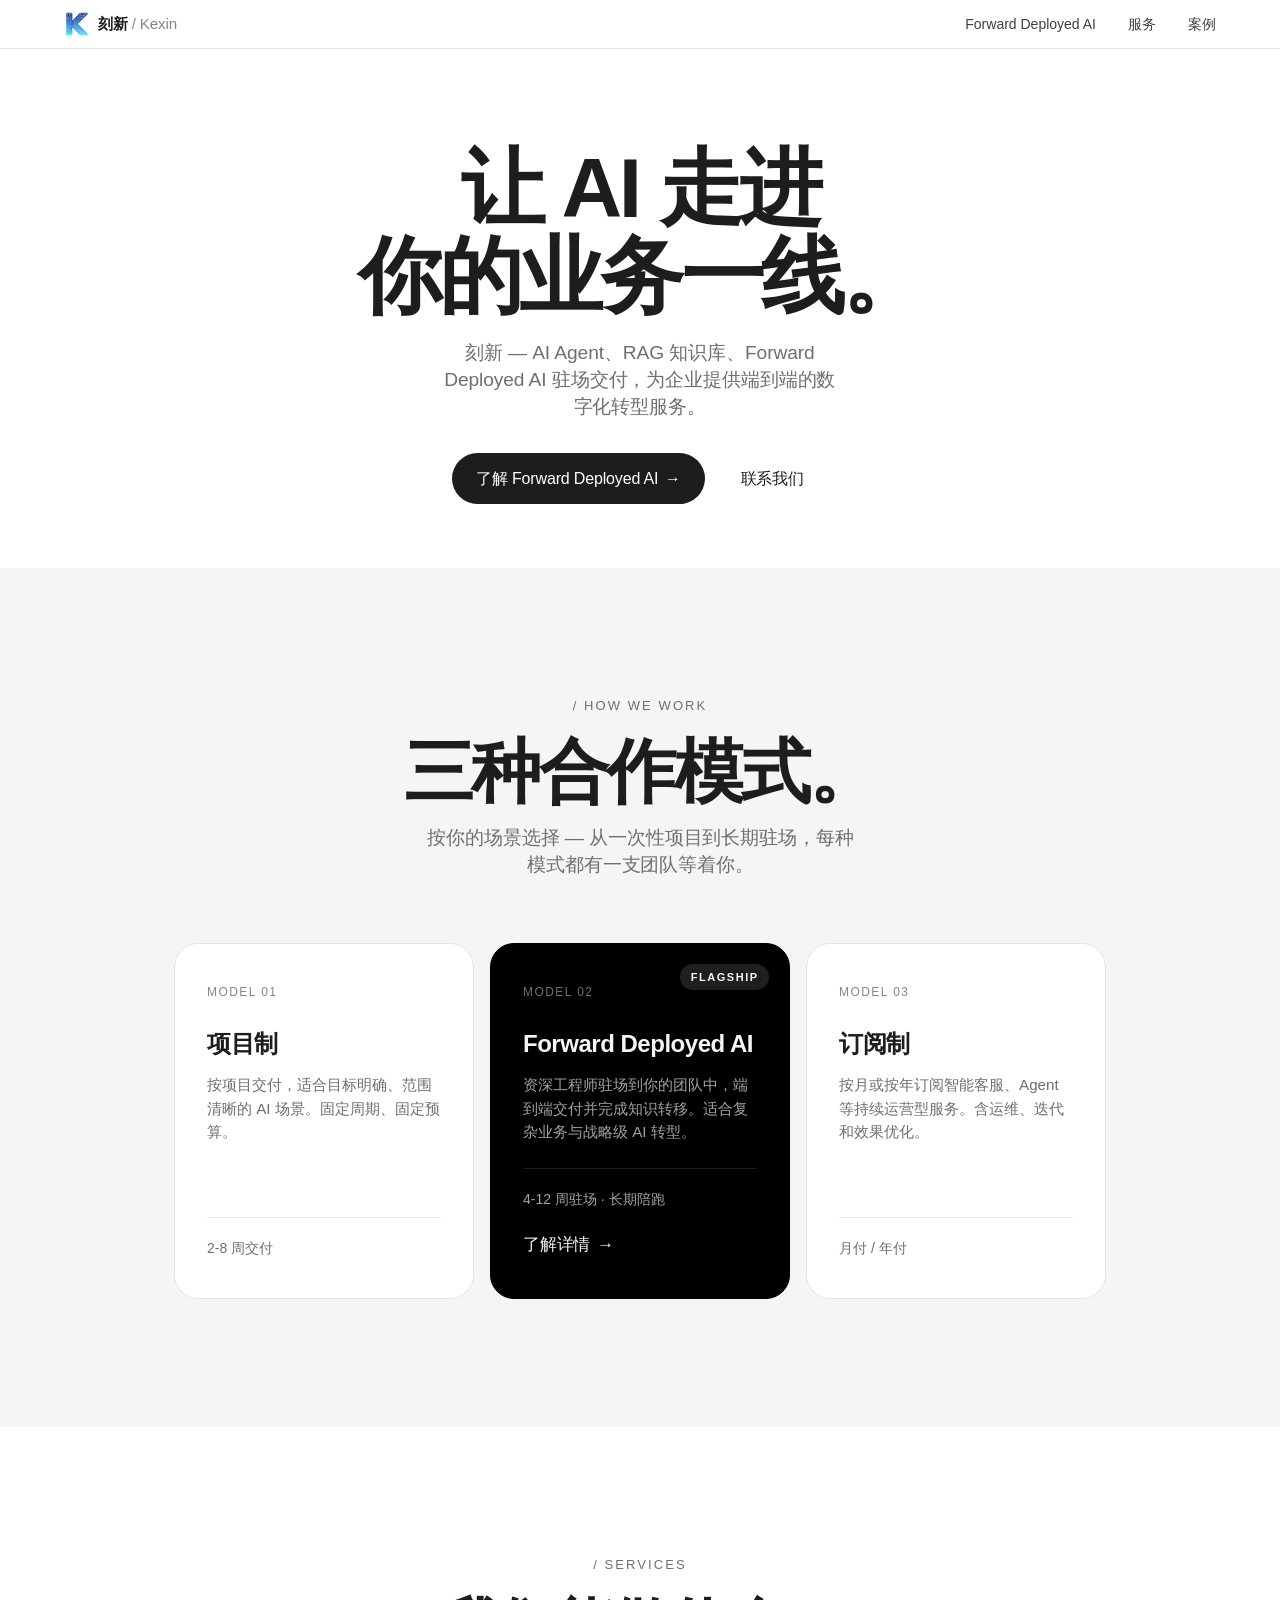
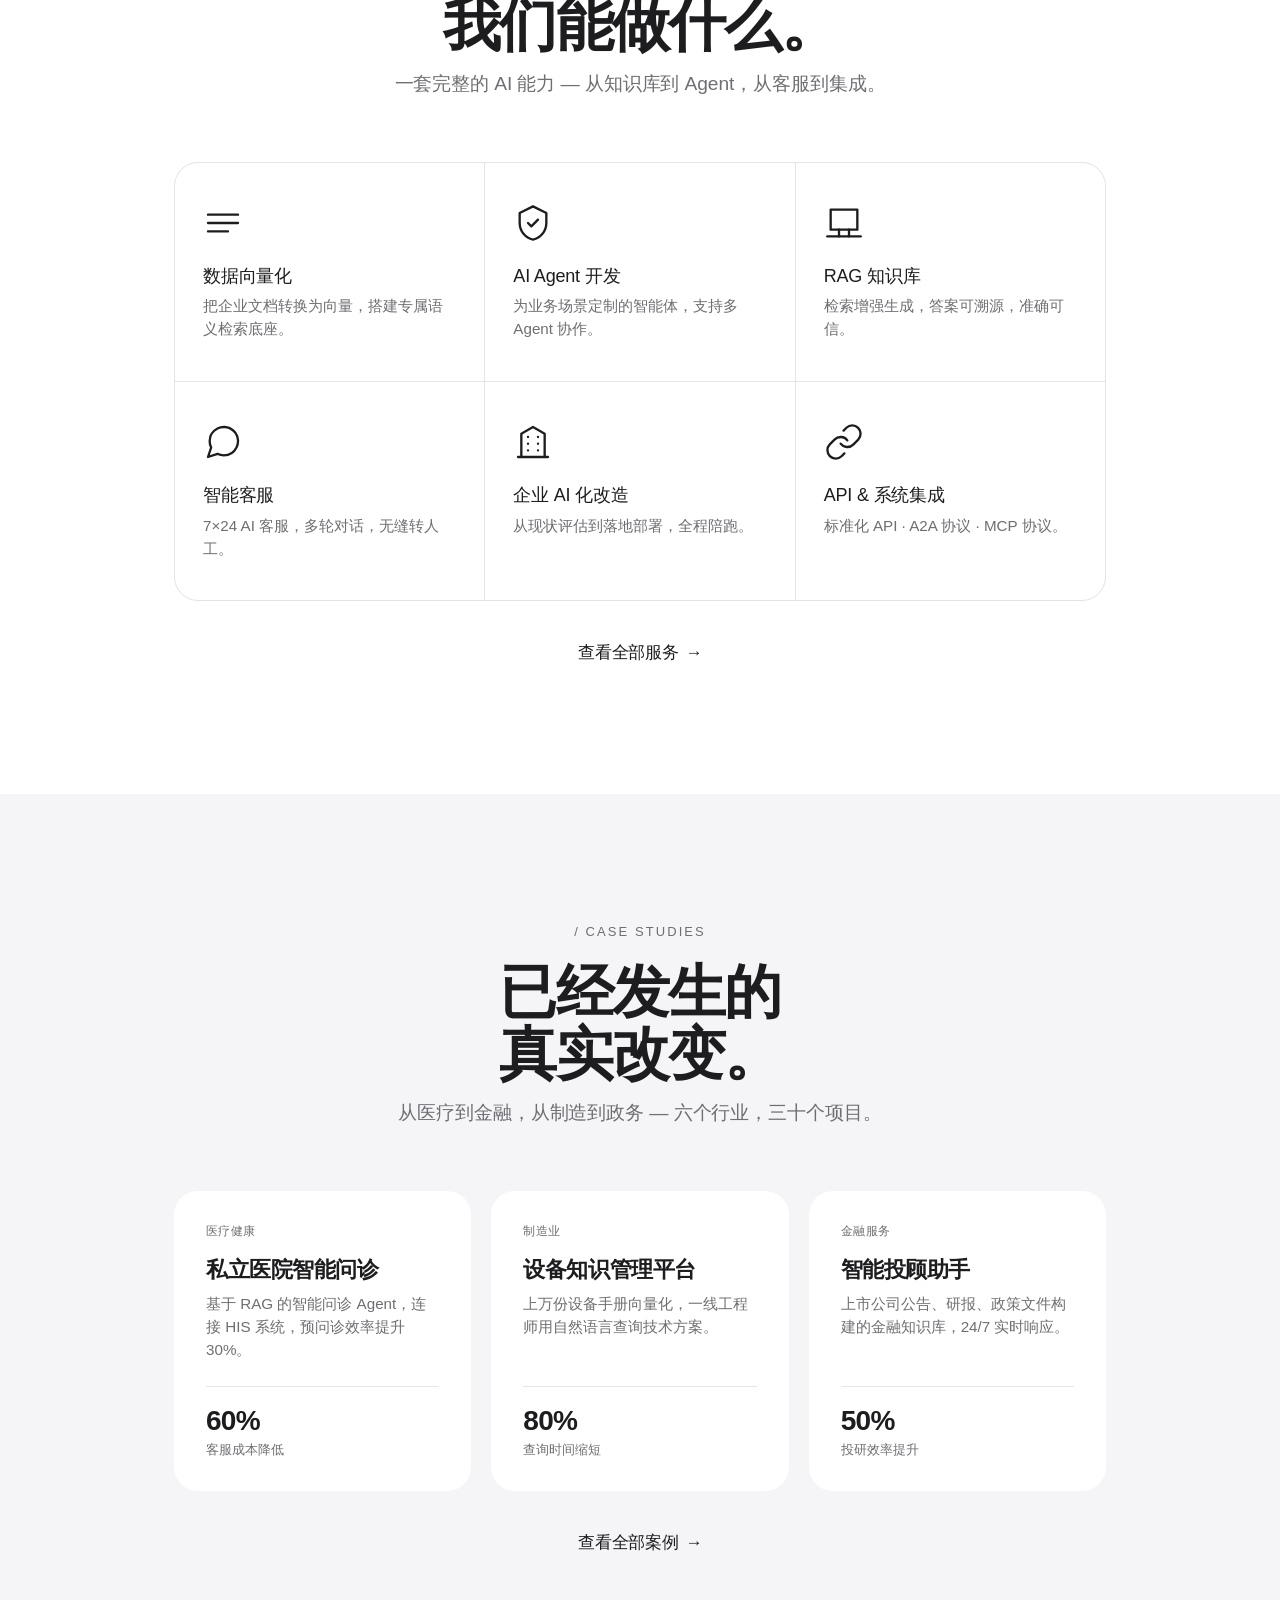
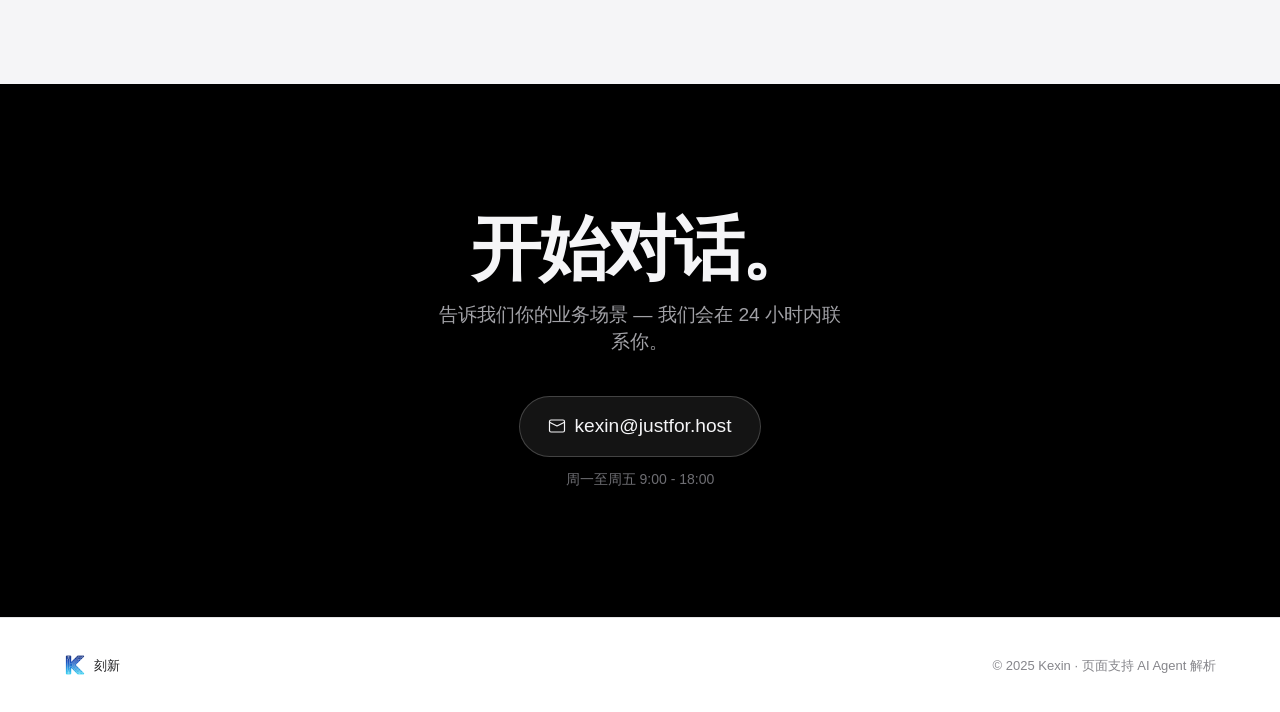
<file: index.html>
﻿<!DOCTYPE html>
<html lang="zh-CN">
<head>
    <meta charset="UTF-8">
    <meta name="viewport" content="width=device-width, initial-scale=1.0">
    <title>刻新 · 让 AI 走进你的业务一线</title>
    <meta name="description" content="刻新 — AI Agent、RAG 知识库、Forward Deployed AI 驻场交付，为企业提供端到端的 AI 化转型服务。">
    <meta name="keywords" content="数字化转型, AI Agent, RAG, 智能客服, Forward Deployed AI, 刻新">
    <meta name="robots" content="index, follow">
    <meta name="theme-color" content="#1d1d1f">
    <link rel="icon" type="image/png" href="logo.png">

    <script type="application/ld+json">
    {
      "@context": "https://schema.org",
      "@type": "Organization",
      "name": "上海刻新生物科技有限公司",
      "alternateName": "刻新",
      "description": "为企业提供 AI Agent、RAG 知识库、Forward Deployed AI 驻场交付等端到端数字化转型服务",
      "url": "https://kexin.justfor.host/",
      "logo": "https://kexin.justfor.host/logo.png",
      "contactPoint": { "@type": "ContactPoint", "contactType": "customer service", "email": "kexin@justfor.host", "availableLanguage": ["Chinese", "English"] }
    }
    </script>

    <script type="application/ld+json">
    {
      "@context": "https://schema.org",
      "@type": "WebAPI",
      "name": "刻新 · 企业知识库 API",
      "description": "刻新官方 AI 助手数据接口",
      "url": "https://kexin.justfor.host",
      "version": "3.0",
      "provider": { "@type": "Organization", "name": "上海刻新生物科技有限公司", "email": "kexin@justfor.host" }
    }
    </script>

    <style>
        /* ============================================
           DESIGN TOKENS · Apple 黑白灰
           ============================================ */
        :root {
            --bg-pure: #ffffff;
            --bg-silver: #f5f5f7;
            --bg-silver-2: #fbfbfd;
            --bg-black: #000000;
            --bg-graphite: #1d1d1f;

            --text-on-light-1: #1d1d1f;
            --text-on-light-2: #6e6e73;
            --text-on-light-3: #86868b;
            --text-on-dark-1: #f5f5f7;
            --text-on-dark-2: #a1a1a6;
            --text-on-dark-3: #6e6e73;

            --border-light: #d2d2d7;
            --border-lighter: #e5e5e7;
            --border-on-dark: rgba(255, 255, 255, 0.1);
            --border-on-dark-strong: rgba(255, 255, 255, 0.2);

            /* The only "color" — tonal, not chromatic */
            --accent: #1d1d1f;
            --accent-on-dark: #f5f5f7;

            --font-sans: -apple-system, BlinkMacSystemFont, "SF Pro Display", "SF Pro Text", "PingFang SC", "Helvetica Neue", "Microsoft YaHei", sans-serif;
            --font-display: "SF Pro Display", -apple-system, BlinkMacSystemFont, "PingFang SC", "Helvetica Neue", sans-serif;

            --container: 980px;
            --container-wide: 1200px;

            --r-sm: 8px;
            --r-md: 12px;
            --r-lg: 18px;
            --r-xl: 24px;
            --r-full: 9999px;
        }

        *, *::before, *::after { margin: 0; padding: 0; box-sizing: border-box; }
        html { scroll-behavior: smooth; -webkit-text-size-adjust: 100%; }
        body {
            font-family: var(--font-sans);
            font-size: 17px;
            line-height: 1.47;
            color: var(--text-on-light-1);
            background: var(--bg-pure);
            -webkit-font-smoothing: antialiased;
            -moz-osx-font-smoothing: grayscale;
            overflow-x: hidden;
        }
        img, svg { display: block; max-width: 100%; }
        a { color: inherit; text-decoration: none; }
        button { font: inherit; cursor: pointer; border: none; background: none; }
        ul, ol { list-style: none; }
        ::selection { background: rgba(29, 29, 31, 0.15); color: var(--accent); }

        /* ============================================
           LAYOUT
           ============================================ */
        .container { width: 100%; max-width: var(--container); margin: 0 auto; padding: 0 1.5rem; }
        .container-wide { width: 100%; max-width: var(--container-wide); margin: 0 auto; padding: 0 1.5rem; }

        /* ============================================
           TYPOGRAPHY
           ============================================ */
        .eyebrow {
            display: block;
            font-size: 0.8125rem;
            font-weight: 500;
            letter-spacing: 0.16em;
            text-transform: uppercase;
            color: var(--text-on-light-2);
            margin-bottom: 1.25rem;
        }
        .eyebrow.on-dark { color: var(--text-on-dark-2); }
        .display-1 {
            font-family: var(--font-display);
            font-size: clamp(3rem, 7vw, 5.5rem);
            font-weight: 600;
            line-height: 1.05;
            letter-spacing: -0.035em;
        }
        .display-2 {
            font-family: var(--font-display);
            font-size: clamp(2.5rem, 5vw, 4rem);
            font-weight: 600;
            line-height: 1.08;
            letter-spacing: -0.03em;
        }
        .display-3 {
            font-family: var(--font-display);
            font-size: clamp(1.75rem, 3vw, 2.5rem);
            font-weight: 600;
            line-height: 1.15;
            letter-spacing: -0.02em;
        }
        .lead {
            font-size: clamp(1.125rem, 1.5vw, 1.375rem);
            line-height: 1.4;
            color: var(--text-on-light-2);
            font-weight: 400;
            letter-spacing: -0.005em;
        }
        .lead.on-dark { color: var(--text-on-dark-2); }

        /* ============================================
           BUTTONS · tonal, not colorful
           ============================================ */
        .btn {
            display: inline-flex;
            align-items: center;
            justify-content: center;
            gap: 0.4em;
            padding: 0.85em 1.5em;
            font-size: 1rem;
            font-weight: 400;
            letter-spacing: -0.01em;
            border-radius: var(--r-full);
            transition: background-color 0.25s ease, color 0.25s ease, transform 0.25s ease;
            white-space: nowrap;
            cursor: pointer;
        }
        .btn .arrow { display: inline-block; transition: transform 0.25s ease; }
        .btn-primary {
            background: var(--accent);
            color: var(--bg-pure);
        }
        .btn-primary:hover { background: #2c2c2e; transform: translateY(-1px); }
        .btn-primary:hover .arrow { transform: translateX(3px); }

        .btn-on-dark-primary {
            background: var(--accent-on-dark);
            color: var(--accent);
        }
        .btn-on-dark-primary:hover { background: #fff; transform: translateY(-1px); }
        .btn-on-dark-primary:hover .arrow { transform: translateX(3px); }

        .btn-ghost {
            color: var(--accent);
        }
        .btn-ghost:hover { color: #2c2c2e; }
        .btn-ghost:hover .arrow { transform: translateX(3px); }

        .btn-ghost-on-dark {
            color: var(--accent-on-dark);
        }
        .btn-ghost-on-dark:hover { color: #fff; }
        .btn-ghost-on-dark:hover .arrow { transform: translateX(3px); }

        .link-arrow {
            display: inline-flex;
            align-items: center;
            gap: 0.4em;
            color: var(--accent);
            font-size: 1.0625rem;
            font-weight: 400;
            letter-spacing: -0.01em;
            transition: color 0.2s ease;
        }
        .link-arrow .arrow { display: inline-block; transition: transform 0.25s ease; }
        .link-arrow:hover { color: #2c2c2e; }
        .link-arrow:hover .arrow { transform: translateX(4px); }
        .link-arrow.on-dark { color: var(--accent-on-dark); }
        .link-arrow.on-dark:hover { color: #fff; }

        /* ============================================
           NAV
           ============================================ */
        .nav {
            position: fixed;
            top: 0; left: 0; right: 0;
            z-index: 100;
            background: rgba(255, 255, 255, 0.78);
            backdrop-filter: saturate(180%) blur(20px);
            -webkit-backdrop-filter: saturate(180%) blur(20px);
            border-bottom: 1px solid var(--border-lighter);
            transition: background 0.3s ease, border-color 0.3s ease;
        }
        .nav.nav-dark {
            background: rgba(0, 0, 0, 0.78);
            border-bottom-color: var(--border-on-dark);
        }
        .nav-inner {
            display: flex;
            align-items: center;
            justify-content: space-between;
            height: 48px;
        }
        .nav-brand {
            display: flex;
            align-items: center;
            gap: 0.5rem;
            color: var(--text-on-light-1);
            font-weight: 600;
            font-size: 0.95rem;
            letter-spacing: -0.01em;
        }
        .nav.nav-dark .nav-brand { color: var(--text-on-dark-1); }
        .nav-brand img { width: 26px; height: 26px; border-radius: 6px; }
        .nav-brand .sub {
            color: var(--text-on-light-3);
            font-weight: 400;
            margin-left: 0.25rem;
        }
        .nav.nav-dark .nav-brand .sub { color: var(--text-on-dark-3); }

        .nav-links {
            display: flex;
            align-items: center;
            gap: 2rem;
        }
        .nav-links a {
            font-size: 0.875rem;
            color: var(--text-on-light-1);
            opacity: 0.85;
            transition: opacity 0.2s ease;
            font-weight: 400;
        }
        .nav.nav-dark .nav-links a { color: var(--text-on-dark-1); }
        .nav-links a:hover { opacity: 1; }

        /* ============================================
           HERO
           ============================================ */
        .hero {
            background: var(--bg-pure);
            color: var(--text-on-light-1);
            padding: calc(48px + 6rem) 0 4rem;
            text-align: center;
        }
        .hero h1 {
            font-family: var(--font-display);
            font-size: clamp(2.75rem, 7vw, 5.25rem);
            font-weight: 600;
            line-height: 1.05;
            letter-spacing: -0.04em;
            margin-bottom: 1.25rem;
            max-width: 18ch;
            margin-left: auto;
            margin-right: auto;
        }
        .hero p.lead {
            max-width: 38ch;
            margin: 0 auto 2rem;
        }
        .hero-ctas {
            display: flex;
            gap: 0.75rem;
            justify-content: center;
            flex-wrap: wrap;
        }

        /* ============================================
           MODES · 3 engagement models
           ============================================ */
        .modes {
            background: var(--bg-silver);
            padding: 8rem 0;
            text-align: center;
        }
        .modes h2 {
            font-family: var(--font-display);
            font-size: clamp(2.5rem, 5.5vw, 4.5rem);
            font-weight: 600;
            line-height: 1.06;
            letter-spacing: -0.035em;
            margin-bottom: 1rem;
        }
        .modes .lead { color: var(--text-on-light-2); max-width: 40ch; margin: 0 auto 4rem; }
        .modes-grid {
            display: grid;
            grid-template-columns: repeat(3, 1fr);
            gap: 1rem;
            text-align: left;
        }
        .mode-card {
            background: var(--bg-pure);
            border-radius: var(--r-xl);
            padding: 2.5rem 2rem;
            border: 1px solid var(--border-lighter);
            transition: transform 0.35s cubic-bezier(0.25, 0.46, 0.45, 0.94);
            position: relative;
            display: flex;
            flex-direction: column;
            color: inherit;
        }
        .mode-card:hover { transform: translateY(-3px); }
        .mode-card .mode-num {
            font-family: var(--font-display);
            font-size: 0.75rem;
            font-weight: 500;
            color: var(--text-on-light-3);
            letter-spacing: 0.12em;
            margin-bottom: 1.5rem;
        }
        .mode-card h3 {
            font-size: 1.5rem;
            font-weight: 600;
            color: var(--text-on-light-1);
            margin-bottom: 0.75rem;
            letter-spacing: -0.02em;
        }
        .mode-card p {
            font-size: 0.95rem;
            color: var(--text-on-light-2);
            line-height: 1.55;
            flex-grow: 1;
        }
        .mode-card .mode-meta {
            margin-top: 1.5rem;
            padding-top: 1.25rem;
            border-top: 1px solid var(--border-lighter);
            font-size: 0.875rem;
            color: var(--text-on-light-2);
        }
        .mode-card.featured {
            background: var(--bg-black);
            color: var(--text-on-dark-1);
            border-color: var(--bg-black);
        }
        .mode-card.featured .mode-num { color: var(--text-on-dark-3); }
        .mode-card.featured h3 { color: var(--text-on-dark-1); }
        .mode-card.featured p { color: var(--text-on-dark-2); }
        .mode-card.featured .mode-meta { color: var(--text-on-dark-2); border-top-color: var(--border-on-dark); }
        .mode-card.featured .link-arrow { color: var(--text-on-dark-1); margin-top: 1.5rem; }
        .mode-card.featured .link-arrow:hover { color: #fff; }
        .mode-flag {
            position: absolute;
            top: 1.25rem;
            right: 1.25rem;
            font-size: 0.6875rem;
            font-weight: 600;
            letter-spacing: 0.14em;
            color: var(--text-on-dark-1);
            background: rgba(255,255,255,0.12);
            padding: 0.3rem 0.65rem;
            border-radius: var(--r-full);
        }

        /* ============================================
           SERVICES · minimal
           ============================================ */
        .services {
            background: var(--bg-pure);
            padding: 8rem 0;
            text-align: center;
        }
        .services h2 {
            font-family: var(--font-display);
            font-size: clamp(2.25rem, 4.5vw, 3.75rem);
            font-weight: 600;
            line-height: 1.08;
            letter-spacing: -0.03em;
            margin-bottom: 0.875rem;
        }
        .services .lead { margin-bottom: 4rem; }
        .services-grid {
            display: grid;
            grid-template-columns: repeat(3, 1fr);
            gap: 1px;
            background: var(--border-lighter);
            border: 1px solid var(--border-lighter);
            border-radius: var(--r-xl);
            overflow: hidden;
            margin-bottom: 2.5rem;
        }
        .service-item {
            background: var(--bg-pure);
            padding: 2.5rem 1.75rem;
            text-align: left;
            transition: background 0.2s ease;
        }
        .service-item:hover { background: var(--bg-silver); }
        .service-item .icon {
            width: 40px;
            height: 40px;
            color: var(--accent);
            margin-bottom: 1.25rem;
        }
        .service-item .icon svg { width: 100%; height: 100%; stroke-width: 1.4; }
        .service-item h3 {
            font-size: 1.125rem;
            font-weight: 500;
            color: var(--text-on-light-1);
            margin-bottom: 0.4rem;
            letter-spacing: -0.01em;
        }
        .service-item p {
            font-size: 0.95rem;
            color: var(--text-on-light-2);
            line-height: 1.5;
        }

        /* ============================================
           CASES · 3 featured
           ============================================ */
        .cases {
            background: var(--bg-silver);
            padding: 8rem 0;
            text-align: center;
        }
        .cases h2 {
            font-family: var(--font-display);
            font-size: clamp(2.25rem, 4.5vw, 3.75rem);
            font-weight: 600;
            line-height: 1.08;
            letter-spacing: -0.03em;
            margin-bottom: 0.875rem;
        }
        .cases .lead { margin-bottom: 4rem; }
        .cases-grid {
            display: grid;
            grid-template-columns: repeat(3, 1fr);
            gap: 1.25rem;
            margin-bottom: 2.5rem;
        }
        .case-card {
            background: var(--bg-pure);
            border-radius: var(--r-xl);
            padding: 2rem;
            text-align: left;
            color: inherit;
            display: flex;
            flex-direction: column;
            transition: transform 0.3s cubic-bezier(0.25, 0.46, 0.45, 0.94);
        }
        .case-card:hover { transform: translateY(-3px); }
        .case-card .industry {
            font-size: 0.75rem;
            font-weight: 500;
            color: var(--text-on-light-2);
            letter-spacing: 0.04em;
            text-transform: uppercase;
            margin-bottom: 1rem;
        }
        .case-card h3 {
            font-size: 1.375rem;
            font-weight: 600;
            letter-spacing: -0.02em;
            line-height: 1.25;
            color: var(--text-on-light-1);
            margin-bottom: 0.6rem;
        }
        .case-card p {
            font-size: 0.95rem;
            color: var(--text-on-light-2);
            line-height: 1.5;
            flex-grow: 1;
        }
        .case-card .result {
            margin-top: 1.5rem;
            padding-top: 1.25rem;
            border-top: 1px solid var(--border-lighter);
        }
        .case-card .result .n {
            font-family: var(--font-display);
            font-size: 1.75rem;
            font-weight: 600;
            letter-spacing: -0.025em;
            color: var(--text-on-light-1);
            line-height: 1;
        }
        .case-card .result .l {
            font-size: 0.8125rem;
            color: var(--text-on-light-2);
            margin-top: 0.3rem;
        }

        /* ============================================
           CONTACT · simple
           ============================================ */
        .contact {
            background: var(--bg-black);
            color: var(--text-on-dark-1);
            padding: 8rem 0;
            text-align: center;
        }
        .contact h2 {
            font-family: var(--font-display);
            font-size: clamp(2.5rem, 5.5vw, 4.5rem);
            font-weight: 600;
            line-height: 1.06;
            letter-spacing: -0.035em;
            margin-bottom: 1rem;
        }
        .contact .lead { color: var(--text-on-dark-2); max-width: 38ch; margin: 0 auto 2.5rem; }
        .contact-email {
            display: inline-flex;
            align-items: center;
            gap: 0.5rem;
            font-size: clamp(1.0625rem, 1.5vw, 1.25rem);
            font-weight: 400;
            color: var(--text-on-dark-1);
            padding: 0.95rem 1.75rem;
            background: rgba(255,255,255,0.08);
            border: 1px solid var(--border-on-dark-strong);
            border-radius: var(--r-full);
            transition: background 0.25s ease, transform 0.25s ease;
            margin-bottom: 0.75rem;
        }
        .contact-email:hover { background: rgba(255,255,255,0.14); transform: translateY(-1px); }
        .contact-meta {
            font-size: 0.875rem;
            color: var(--text-on-dark-3);
        }

        /* ============================================
           FOOTER · minimal
           ============================================ */
        footer {
            background: var(--bg-pure);
            color: var(--text-on-light-2);
            padding: 2.25rem 0;
            border-top: 1px solid var(--border-lighter);
        }
        .footer-inner {
            display: flex;
            justify-content: space-between;
            align-items: center;
            flex-wrap: wrap;
            gap: 1rem;
            font-size: 0.8125rem;
        }
        .footer-brand {
            display: flex;
            align-items: center;
            gap: 0.5rem;
            color: var(--text-on-light-1);
            font-weight: 500;
        }
        .footer-brand img { width: 22px; height: 22px; border-radius: 5px; }
        .footer-meta { color: var(--text-on-light-3); }

        /* ============================================
           REVEAL
           ============================================ */
        .reveal {
            opacity: 0;
            transform: translateY(24px);
            transition: opacity 0.9s cubic-bezier(0.25, 0.46, 0.45, 0.94),
                        transform 0.9s cubic-bezier(0.25, 0.46, 0.45, 0.94);
            will-change: opacity, transform;
        }
        .reveal.is-visible { opacity: 1; transform: translateY(0); }
        .reveal-stagger > * {
            opacity: 0;
            transform: translateY(16px);
            transition: opacity 0.7s ease, transform 0.7s ease;
        }
        .reveal-stagger.is-visible > * { opacity: 1; transform: translateY(0); }
        .reveal-stagger.is-visible > *:nth-child(1) { transition-delay: 0.05s; }
        .reveal-stagger.is-visible > *:nth-child(2) { transition-delay: 0.12s; }
        .reveal-stagger.is-visible > *:nth-child(3) { transition-delay: 0.19s; }
        @media (prefers-reduced-motion: reduce) {
            *, *::before, *::after { animation-duration: 0.01ms !important; transition-duration: 0.01ms !important; }
            .reveal, .reveal-stagger > * { opacity: 1 !important; transform: none !important; }
        }

        /* ============================================
           RESPONSIVE
           ============================================ */
        @media (max-width: 900px) {
            .nav-links { gap: 1.25rem; }
            .nav-links a { font-size: 0.8125rem; }
            .modes-grid { grid-template-columns: 1fr; }
            .services-grid { grid-template-columns: repeat(2, 1fr); }
            .cases-grid { grid-template-columns: 1fr; }
        }
        @media (max-width: 640px) {
            .nav-links { display: none; }
            .services-grid { grid-template-columns: 1fr; }
            .hero, .modes, .services, .cases, .contact { padding: 5rem 0; }
        }
    </style>
</head>
<body>

    <!-- ===================== NAV ===================== -->
    <nav class="nav" id="nav">
        <div class="container-wide nav-inner">
            <a href="index.html" class="nav-brand">
                <img src="logo.png" alt="刻新">
                <span>刻新<span class="sub">/ Kexin</span></span>
            </a>
            <div class="nav-links">
                <a href="forward-deployed-ai.html">Forward Deployed AI</a>
                <a href="services.html">服务</a>
                <a href="cases.html">案例</a>
            </div>
        </div>
    </nav>

    <!-- ===================== HERO ===================== -->
    <section class="hero">
        <div class="container">
            <h1 class="reveal">让 AI 走进<br>你的业务一线。</h1>
            <p class="lead reveal">刻新 — AI Agent、RAG 知识库、Forward Deployed AI 驻场交付，为企业提供端到端的数字化转型服务。</p>
            <div class="hero-ctas reveal">
                <a href="forward-deployed-ai.html" class="btn btn-primary">了解 Forward Deployed AI <span class="arrow" aria-hidden="true">→</span></a>
                <a href="#contact" class="btn btn-ghost">联系我们</a>
            </div>
        </div>
    </section>

    <!-- ===================== HOW WE WORK · 3 engagement modes ===================== -->
    <section class="modes" id="modes">
        <div class="container">
            <span class="eyebrow reveal">/ HOW WE WORK</span>
            <h2 class="reveal">三种合作模式。</h2>
            <p class="lead reveal">按你的场景选择 — 从一次性项目到长期驻场，每种模式都有一支团队等着你。</p>

            <div class="modes-grid reveal-stagger">
                <div class="mode-card">
                    <div class="mode-num">MODEL 01</div>
                    <h3>项目制</h3>
                    <p>按项目交付，适合目标明确、范围清晰的 AI 场景。固定周期、固定预算。</p>
                    <div class="mode-meta">2-8 周交付</div>
                </div>

                <a href="forward-deployed-ai.html" class="mode-card featured">
                    <span class="mode-flag">FLAGSHIP</span>
                    <div class="mode-num">MODEL 02</div>
                    <h3>Forward Deployed AI</h3>
                    <p>资深工程师驻场到你的团队中，端到端交付并完成知识转移。适合复杂业务与战略级 AI 转型。</p>
                    <div class="mode-meta">4-12 周驻场 · 长期陪跑</div>
                    <span class="link-arrow">了解详情 <span class="arrow" aria-hidden="true">→</span></span>
                </a>

                <div class="mode-card">
                    <div class="mode-num">MODEL 03</div>
                    <h3>订阅制</h3>
                    <p>按月或按年订阅智能客服、Agent 等持续运营型服务。含运维、迭代和效果优化。</p>
                    <div class="mode-meta">月付 / 年付</div>
                </div>
            </div>
        </div>
    </section>

    <!-- ===================== SERVICES ===================== -->
    <section class="services" id="services">
        <div class="container">
            <span class="eyebrow reveal">/ SERVICES</span>
            <h2 class="reveal">我们能做什么。</h2>
            <p class="lead reveal">一套完整的 AI 能力 — 从知识库到 Agent，从客服到集成。</p>

            <div class="services-grid reveal-stagger">
                <a href="services.html#vector" class="service-item">
                    <div class="icon">
                        <svg viewBox="0 0 24 24" fill="none" stroke="currentColor" stroke-linecap="round" stroke-linejoin="round"><path d="M3 7h18M3 12h18M3 17h12"/></svg>
                    </div>
                    <h3>数据向量化</h3>
                    <p>把企业文档转换为向量，搭建专属语义检索底座。</p>
                </a>
                <a href="services.html#agent" class="service-item">
                    <div class="icon">
                        <svg viewBox="0 0 24 24" fill="none" stroke="currentColor" stroke-linecap="round" stroke-linejoin="round"><path d="M12 2 4 6v6c0 5 3.5 9 8 10 4.5-1 8-5 8-10V6l-8-4Z"/><path d="m9 12 2 2 4-4"/></svg>
                    </div>
                    <h3>AI Agent 开发</h3>
                    <p>为业务场景定制的智能体，支持多 Agent 协作。</p>
                </a>
                <a href="services.html#rag" class="service-item">
                    <div class="icon">
                        <svg viewBox="0 0 24 24" fill="none" stroke="currentColor" stroke-linecap="round" stroke-linejoin="round"><path d="M4 4h16v12H4z"/><path d="M2 20h20"/><path d="M9 16v4M15 16v4"/></svg>
                    </div>
                    <h3>RAG 知识库</h3>
                    <p>检索增强生成，答案可溯源，准确可信。</p>
                </a>
                <a href="services.html#cs" class="service-item">
                    <div class="icon">
                        <svg viewBox="0 0 24 24" fill="none" stroke="currentColor" stroke-linecap="round" stroke-linejoin="round"><path d="M21 11.5a8.38 8.38 0 0 1-.9 3.8 8.5 8.5 0 0 1-7.6 4.7 8.38 8.38 0 0 1-3.8-.9L3 21l1.9-5.7a8.38 8.38 0 0 1-.9-3.8 8.5 8.5 0 0 1 4.7-7.6 8.38 8.38 0 0 1 3.8-.9h.5a8.48 8.48 0 0 1 8 8v.5z"/></svg>
                    </div>
                    <h3>智能客服</h3>
                    <p>7×24 AI 客服，多轮对话，无缝转人工。</p>
                </a>
                <a href="services.html#trans" class="service-item">
                    <div class="icon">
                        <svg viewBox="0 0 24 24" fill="none" stroke="currentColor" stroke-linecap="round" stroke-linejoin="round"><path d="M3 21h18M5 21V7l7-4 7 4v14"/><path d="M9 9h.01M9 13h.01M9 17h.01M15 9h.01M15 13h.01M15 17h.01"/></svg>
                    </div>
                    <h3>企业 AI 化改造</h3>
                    <p>从现状评估到落地部署，全程陪跑。</p>
                </a>
                <a href="services.html#api" class="service-item">
                    <div class="icon">
                        <svg viewBox="0 0 24 24" fill="none" stroke="currentColor" stroke-linecap="round" stroke-linejoin="round"><path d="M10 13a5 5 0 0 0 7.54.54l3-3a5 5 0 0 0-7.07-7.07l-1.72 1.71"/><path d="M14 11a5 5 0 0 0-7.54-.54l-3 3a5 5 0 0 0 7.07 7.07l1.71-1.71"/></svg>
                    </div>
                    <h3>API & 系统集成</h3>
                    <p>标准化 API · A2A 协议 · MCP 协议。</p>
                </a>
            </div>

            <a href="services.html" class="link-arrow reveal">查看全部服务 <span class="arrow" aria-hidden="true">→</span></a>
        </div>
    </section>

    <!-- ===================== CASES · 3 featured ===================== -->
    <section class="cases" id="cases">
        <div class="container">
            <span class="eyebrow reveal">/ CASE STUDIES</span>
            <h2 class="reveal">已经发生的<br>真实改变。</h2>
            <p class="lead reveal">从医疗到金融，从制造到政务 — 六个行业，三十个项目。</p>

            <div class="cases-grid reveal-stagger">
                <a href="case-medical.html" class="case-card">
                    <div class="industry">医疗健康</div>
                    <h3>私立医院智能问诊</h3>
                    <p>基于 RAG 的智能问诊 Agent，连接 HIS 系统，预问诊效率提升 30%。</p>
                    <div class="result"><div class="n">60%</div><div class="l">客服成本降低</div></div>
                </a>
                <a href="case-manufacturing.html" class="case-card">
                    <div class="industry">制造业</div>
                    <h3>设备知识管理平台</h3>
                    <p>上万份设备手册向量化，一线工程师用自然语言查询技术方案。</p>
                    <div class="result"><div class="n">80%</div><div class="l">查询时间缩短</div></div>
                </a>
                <a href="case-finance.html" class="case-card">
                    <div class="industry">金融服务</div>
                    <h3>智能投顾助手</h3>
                    <p>上市公司公告、研报、政策文件构建的金融知识库，24/7 实时响应。</p>
                    <div class="result"><div class="n">50%</div><div class="l">投研效率提升</div></div>
                </a>
            </div>

            <a href="cases.html" class="link-arrow reveal">查看全部案例 <span class="arrow" aria-hidden="true">→</span></a>
        </div>
    </section>

    <!-- ===================== CONTACT ===================== -->
    <section class="contact" id="contact">
        <div class="container">
            <h2 class="reveal">开始对话。</h2>
            <p class="lead reveal">告诉我们你的业务场景 — 我们会在 24 小时内联系你。</p>
            <div class="reveal">
                <a href="mailto:kexin@justfor.host" class="contact-email">
                    <svg width="18" height="18" viewBox="0 0 24 24" fill="none" stroke="currentColor" stroke-width="1.6" stroke-linecap="round" stroke-linejoin="round"><rect x="2" y="4" width="20" height="16" rx="2"/><path d="m22 7-10 5L2 7"/></svg>
                    kexin@justfor.host
                </a>
            </div>
            <p class="contact-meta reveal">周一至周五 9:00 - 18:00</p>
        </div>
    </section>

    <!-- ===================== FOOTER ===================== -->
    <footer>
        <div class="container-wide footer-inner">
            <div class="footer-brand">
                <img src="logo.png" alt="刻新">
                <span>刻新</span>
            </div>
            <div class="footer-meta">© 2025 Kexin · 页面支持 AI Agent 解析</div>
        </div>
    </footer>

    <!-- AI Agent hidden data -->
    <div style="display:none;" id="agent-data">
        <div data-type="company">刻新</div>
        <div data-type="services">数据向量化, RAG知识库, AI Agent开发, 智能客服, 企业AI化改造, 系统集成, Forward Deployed AI</div>
        <div data-type="contact">kexin@justfor.host</div>
    </div>

    <script>
        (function() {
            const supportsObserver = 'IntersectionObserver' in window;
            const reduce = window.matchMedia('(prefers-reduced-motion: reduce)').matches;
            const targets = document.querySelectorAll('.reveal, .reveal-stagger');
            if (reduce || !supportsObserver) {
                targets.forEach(t => t.classList.add('is-visible'));
                return;
            }
            const io = new IntersectionObserver((entries) => {
                entries.forEach(e => {
                    if (e.isIntersecting) {
                        e.target.classList.add('is-visible');
                        io.unobserve(e.target);
                    }
                });
            }, { threshold: 0.12, rootMargin: '0px 0px -40px 0px' });
            targets.forEach(t => io.observe(t));
        })();

        // Nav darkens when in dark sections
        (function() {
            const nav = document.getElementById('nav');
            const darkSections = document.querySelectorAll('.contact');
            if (!darkSections.length) return;
            const setNavMode = (dark) => {
                if (dark) nav.classList.add('nav-dark');
                else nav.classList.remove('nav-dark');
            };
            const obs = new IntersectionObserver((entries) => {
                entries.forEach(e => {
                    if (e.isIntersecting && e.intersectionRatio > 0.5) setNavMode(true);
                    else if (!e.isIntersecting) setNavMode(false);
                });
            }, { threshold: [0, 0.5, 1] });
            darkSections.forEach(s => obs.observe(s));
        })();
    </script>
</body>
</html>
</file>
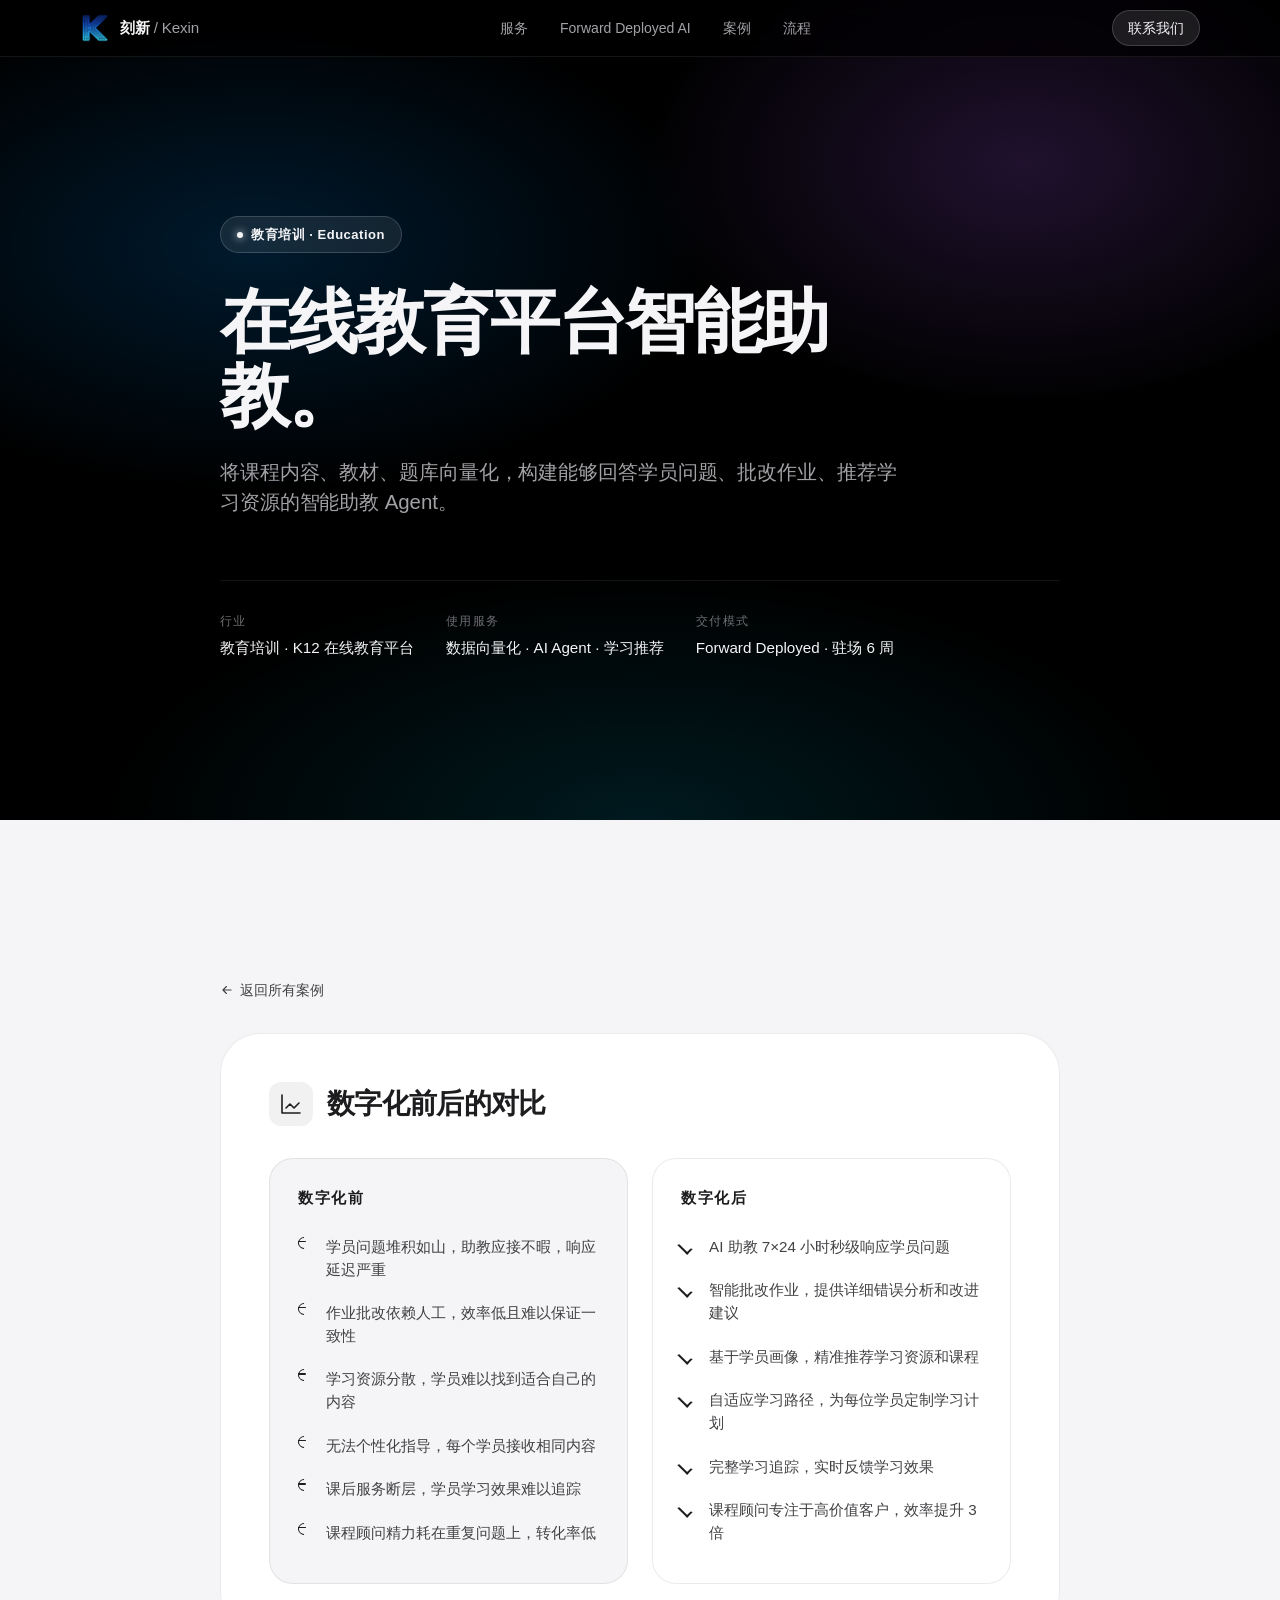
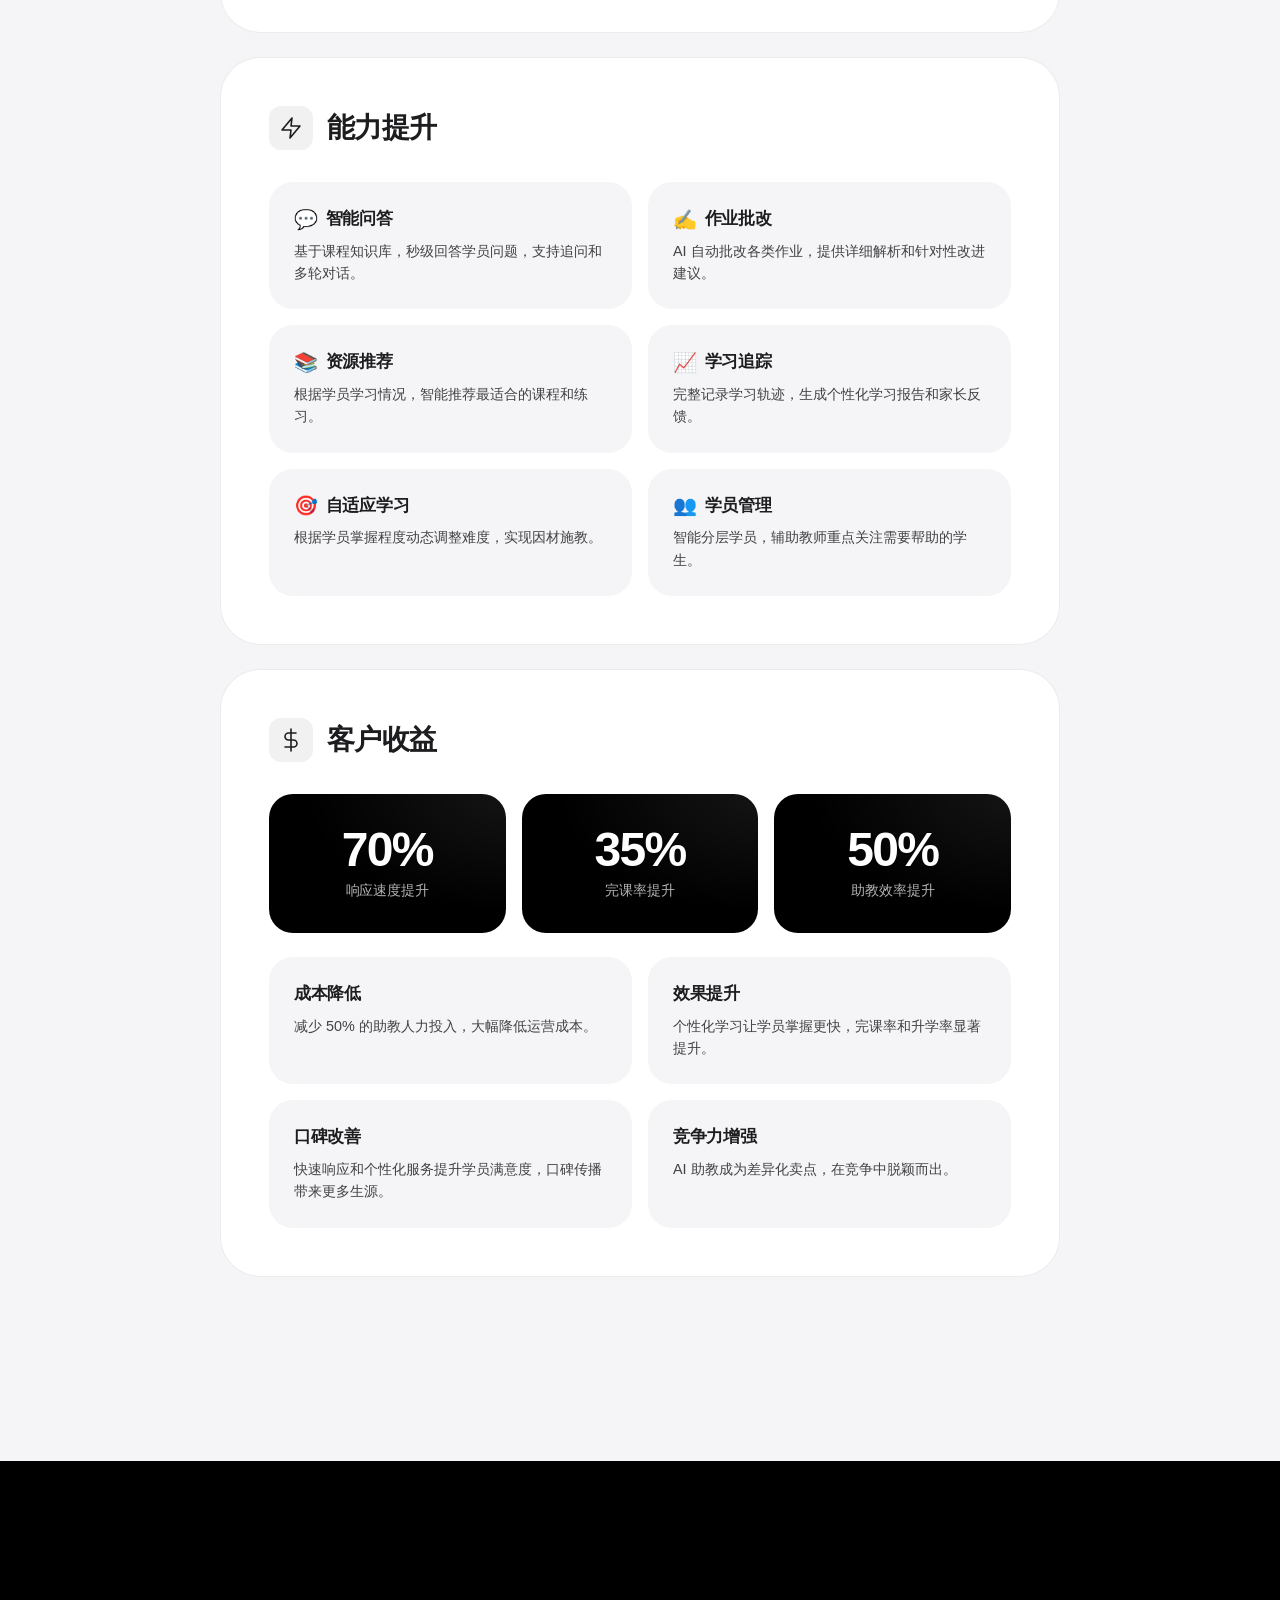
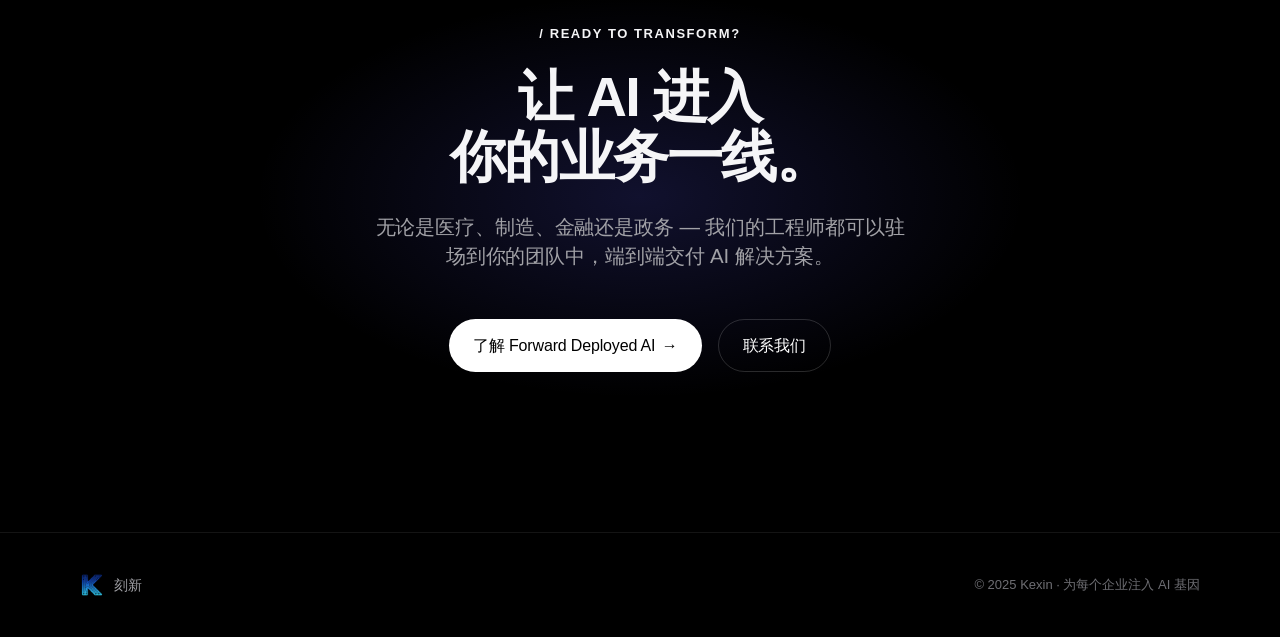
<file: case-education.html>
﻿<!DOCTYPE html>
<html lang="zh-CN">
<head>
    <meta charset="UTF-8">
    <meta name="viewport" content="width=device-width, initial-scale=1.0">
    <title>教育智能助教案例 · 在线教育 AI 助教 Agent | 刻新</title>
    <meta name="description" content="刻新为某在线教育平台构建智能助教案例 — 课程内容向量化 + 自适应学习，70% 响应提速，35% 完课率提升。">
    <link rel="icon" type="image/png" href="logo.png">
    <link rel="stylesheet" href="case-style.css">
    <script type="application/ld+json">
    {
      "@context": "https://schema.org",
      "@type": "Article",
      "headline": "教育培训数字化转型案例 - 在线教育平台智能助教",
      "description": "将课程内容、教材、题库向量化，构建能够回答学员问题、批改作业、推荐学习资源的智能助教Agent",
      "author": { "@type": "Organization", "name": "上海刻新生物科技有限公司" },
      "about": ["数据向量化", "AI Agent", "Forward Deployed AI", "教育培训"],
      "keywords": "教育数字化,智能助教,AI教育,Forward Deployed,自适应学习"
    }
    </script>
</head>
<body>

    <nav class="nav">
        <div class="container nav-inner">
            <a href="index.html" class="nav-brand">
                <img src="logo.png" alt="刻新">
                <span class="nav-brand-text">刻新<span class="sub">/ Kexin</span></span>
            </a>
            <div class="nav-links">
                <a href="index.html#services">服务</a>
                <a href="forward-deployed-ai.html">Forward Deployed AI</a>
                <a href="cases.html" aria-current="page">案例</a>
                <a href="index.html#process">流程</a>
            </div>
            <a href="index.html#contact" class="nav-cta">联系我们</a>
        </div>
    </nav>

    <section class="case-hero">
        <div class="container-narrow">
            <span class="industry"><span class="dot"></span>教育培训 · Education</span>
            <h1>在线教育平台智能助教。</h1>
            <p class="lead">将课程内容、教材、题库向量化，构建能够回答学员问题、批改作业、推荐学习资源的智能助教 Agent。</p>
            <div class="meta">
                <div class="meta-item">
                    <div class="label">行业</div>
                    <div class="value">教育培训 · K12 在线教育平台</div>
                </div>
                <div class="meta-item">
                    <div class="label">使用服务</div>
                    <div class="value">数据向量化 · AI Agent · 学习推荐</div>
                </div>
                <div class="meta-item">
                    <div class="label">交付模式</div>
                    <div class="value">Forward Deployed · 驻场 6 周</div>
                </div>
            </div>
        </div>
    </section>

    <section class="case-content">
        <div class="container-narrow">
            <a href="cases.html" class="back-link">
                <svg viewBox="0 0 24 24" fill="none" stroke="currentColor" stroke-width="2" stroke-linecap="round" stroke-linejoin="round"><path d="M19 12H5M11 6l-6 6 6 6"/></svg>
                返回所有案例
            </a>

            <div class="case-block reveal">
                <div class="case-block-head">
                    <div class="icon">
                        <svg viewBox="0 0 24 24" fill="none" stroke="currentColor" stroke-width="1.6" stroke-linecap="round" stroke-linejoin="round"><path d="M3 3v18h18"/><path d="M7 16l4-4 4 4 5-5"/></svg>
                    </div>
                    <h2>数字化前后的对比</h2>
                </div>
                <div class="comparison">
                    <div class="comparison-side before">
                        <h3>数字化前</h3>
                        <ul>
                            <li>学员问题堆积如山，助教应接不暇，响应延迟严重</li>
                            <li>作业批改依赖人工，效率低且难以保证一致性</li>
                            <li>学习资源分散，学员难以找到适合自己的内容</li>
                            <li>无法个性化指导，每个学员接收相同内容</li>
                            <li>课后服务断层，学员学习效果难以追踪</li>
                            <li>课程顾问精力耗在重复问题上，转化率低</li>
                        </ul>
                    </div>
                    <div class="comparison-side after">
                        <h3>数字化后</h3>
                        <ul>
                            <li>AI 助教 7×24 小时秒级响应学员问题</li>
                            <li>智能批改作业，提供详细错误分析和改进建议</li>
                            <li>基于学员画像，精准推荐学习资源和课程</li>
                            <li>自适应学习路径，为每位学员定制学习计划</li>
                            <li>完整学习追踪，实时反馈学习效果</li>
                            <li>课程顾问专注于高价值客户，效率提升 3 倍</li>
                        </ul>
                    </div>
                </div>
            </div>

            <div class="case-block reveal">
                <div class="case-block-head">
                    <div class="icon">
                        <svg viewBox="0 0 24 24" fill="none" stroke="currentColor" stroke-width="1.6" stroke-linecap="round" stroke-linejoin="round"><path d="M13 2 3 14h9l-1 8 10-12h-9l1-8z"/></svg>
                    </div>
                    <h2>能力提升</h2>
                </div>
                <div class="benefits-grid">
                    <div class="benefit-card">
                        <h4><span class="emoji">💬</span>智能问答</h4>
                        <p>基于课程知识库，秒级回答学员问题，支持追问和多轮对话。</p>
                    </div>
                    <div class="benefit-card">
                        <h4><span class="emoji">✍️</span>作业批改</h4>
                        <p>AI 自动批改各类作业，提供详细解析和针对性改进建议。</p>
                    </div>
                    <div class="benefit-card">
                        <h4><span class="emoji">📚</span>资源推荐</h4>
                        <p>根据学员学习情况，智能推荐最适合的课程和练习。</p>
                    </div>
                    <div class="benefit-card">
                        <h4><span class="emoji">📈</span>学习追踪</h4>
                        <p>完整记录学习轨迹，生成个性化学习报告和家长反馈。</p>
                    </div>
                    <div class="benefit-card">
                        <h4><span class="emoji">🎯</span>自适应学习</h4>
                        <p>根据学员掌握程度动态调整难度，实现因材施教。</p>
                    </div>
                    <div class="benefit-card">
                        <h4><span class="emoji">👥</span>学员管理</h4>
                        <p>智能分层学员，辅助教师重点关注需要帮助的学生。</p>
                    </div>
                </div>
            </div>

            <div class="case-block reveal">
                <div class="case-block-head">
                    <div class="icon">
                        <svg viewBox="0 0 24 24" fill="none" stroke="currentColor" stroke-width="1.6" stroke-linecap="round" stroke-linejoin="round"><path d="M12 1v22M17 5H9.5a3.5 3.5 0 0 0 0 7h5a3.5 3.5 0 0 1 0 7H6"/></svg>
                    </div>
                    <h2>客户收益</h2>
                </div>
                <div class="stats-row">
                    <div class="stat-box"><div class="n">70%</div><div class="l">响应速度提升</div></div>
                    <div class="stat-box"><div class="n">35%</div><div class="l">完课率提升</div></div>
                    <div class="stat-box"><div class="n">50%</div><div class="l">助教效率提升</div></div>
                </div>
                <div class="outcome-grid">
                    <div class="benefit-card">
                        <h4>成本降低</h4>
                        <p>减少 50% 的助教人力投入，大幅降低运营成本。</p>
                    </div>
                    <div class="benefit-card">
                        <h4>效果提升</h4>
                        <p>个性化学习让学员掌握更快，完课率和升学率显著提升。</p>
                    </div>
                    <div class="benefit-card">
                        <h4>口碑改善</h4>
                        <p>快速响应和个性化服务提升学员满意度，口碑传播带来更多生源。</p>
                    </div>
                    <div class="benefit-card">
                        <h4>竞争力增强</h4>
                        <p>AI 助教成为差异化卖点，在竞争中脱颖而出。</p>
                    </div>
                </div>
            </div>
        </div>
    </section>

    <section class="case-cta">
        <div class="container-narrow">
            <span class="eyebrow on-dark">/ READY TO TRANSFORM?</span>
            <h2>让 AI 进入<br>你的业务一线。</h2>
            <p class="lead">无论是医疗、制造、金融还是政务 — 我们的工程师都可以驻场到你的团队中，端到端交付 AI 解决方案。</p>
            <div class="case-cta-actions">
                <a href="forward-deployed-ai.html" class="btn btn-on-dark-primary">了解 Forward Deployed AI <span aria-hidden="true">→</span></a>
                <a href="index.html#contact" class="btn btn-on-dark-ghost">联系我们</a>
            </div>
        </div>
    </section>

    <footer>
        <div class="container footer-inner">
            <div class="footer-brand">
                <img src="logo.png" alt="刻新">
                <span>刻新</span>
            </div>
            <div class="footer-meta">© 2025 Kexin · 为每个企业注入 AI 基因</div>
        </div>
    </footer>

    <div style="display:none;" id="agent-data">
        <div data-type="company">刻新</div>
        <div data-type="case">教育培训数字化转型案例</div>
        <div data-type="services">数据向量化, 智能助教, 作业批改, 学习推荐, 自适应学习, Forward Deployed驻场</div>
        <div data-type="results">问题响应速度提升70%, 完课率提升35%, 助教效率提升50%</div>
    </div>

    <script>
        (function() {
            const supportsObserver = 'IntersectionObserver' in window;
            const reduce = window.matchMedia('(prefers-reduced-motion: reduce)').matches;
            const targets = document.querySelectorAll('.reveal, .reveal-stagger');
            if (reduce || !supportsObserver) {
                targets.forEach(t => t.classList.add('is-visible'));
                return;
            }
            const io = new IntersectionObserver((entries) => {
                entries.forEach(e => {
                    if (e.isIntersecting) {
                        e.target.classList.add('is-visible');
                        io.unobserve(e.target);
                    }
                });
            }, { threshold: 0.12, rootMargin: '0px 0px -40px 0px' });
            targets.forEach(t => io.observe(t));
        })();

        (function() {
            const nav = document.querySelector('.nav');
            let ticking = false;
            window.addEventListener('scroll', () => {
                if (!ticking) {
                    requestAnimationFrame(() => {
                        if (window.scrollY > 24) {
                            nav.style.background = 'rgba(0, 0, 0, 0.86)';
                        } else {
                            nav.style.background = 'rgba(0, 0, 0, 0.72)';
                        }
                        ticking = false;
                    });
                    ticking = true;
                }
            }, { passive: true });
        })();
    </script>
</body>
</html>
</file>
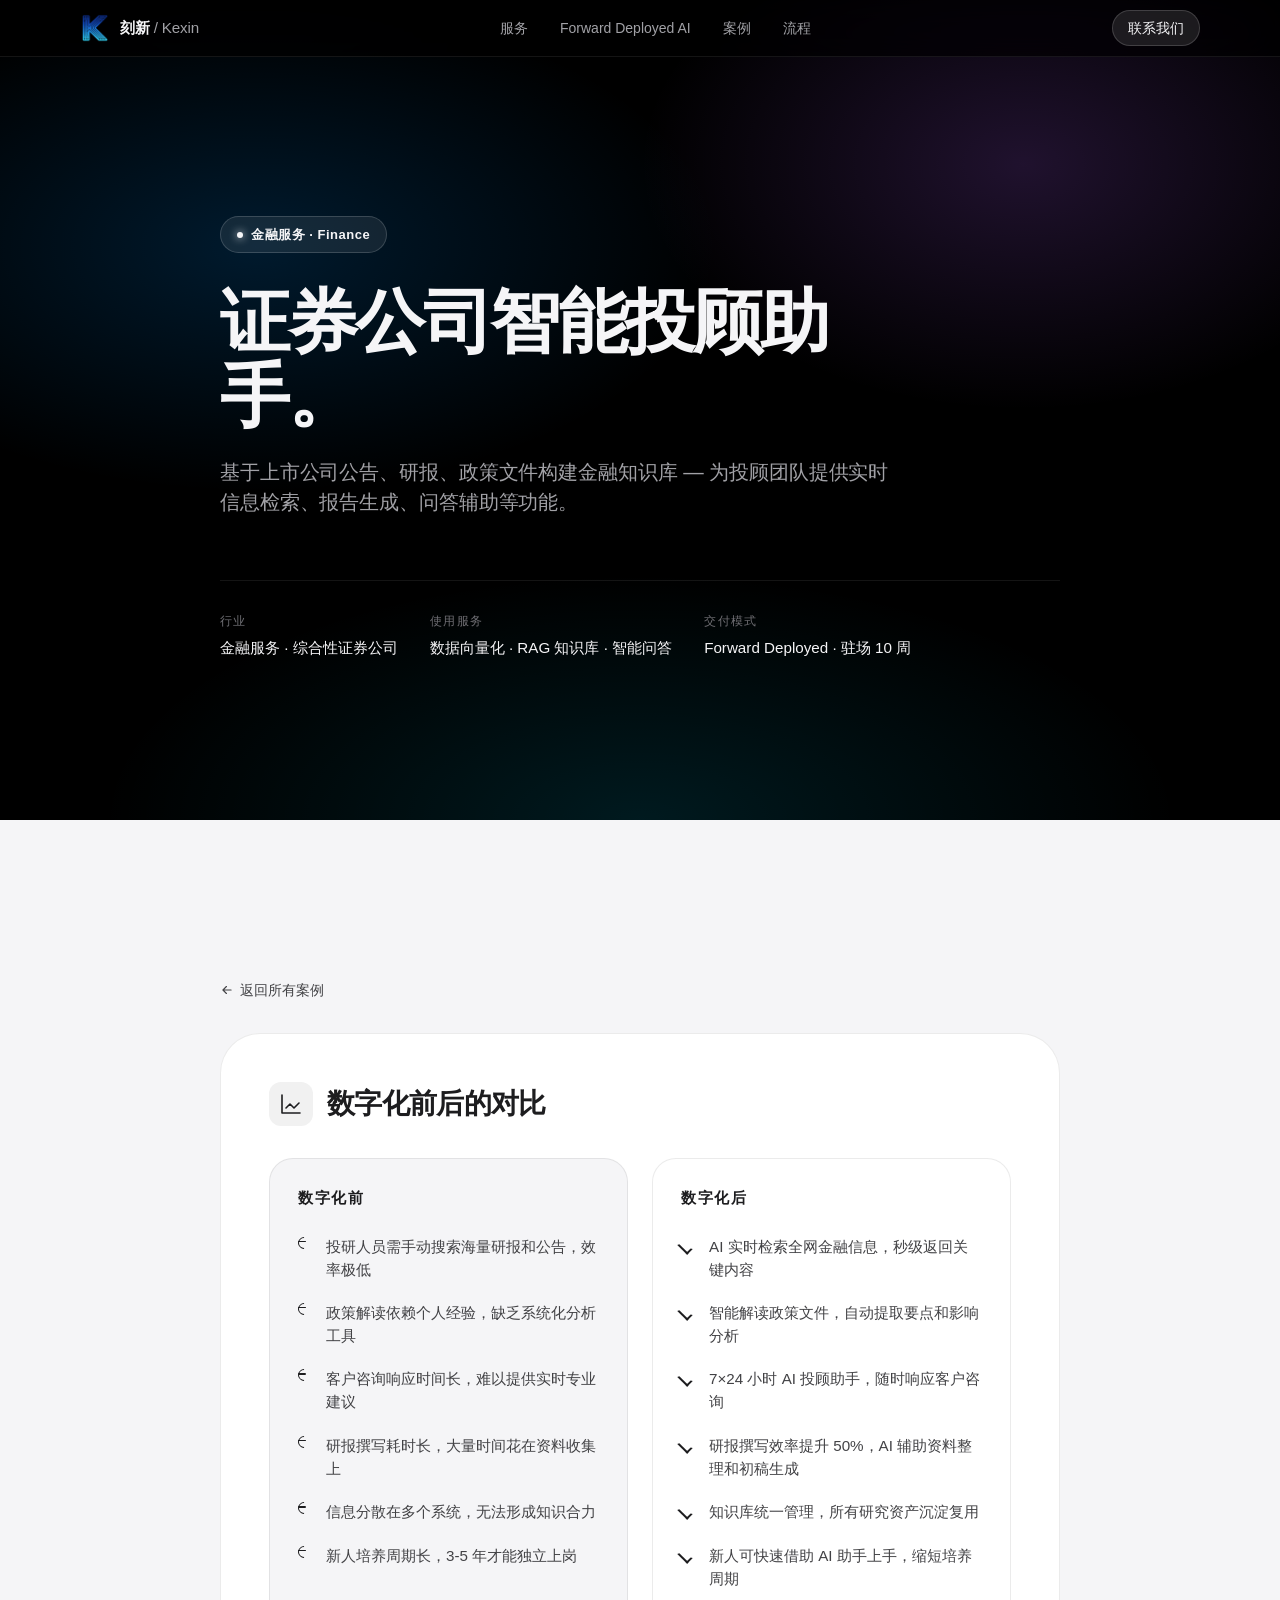
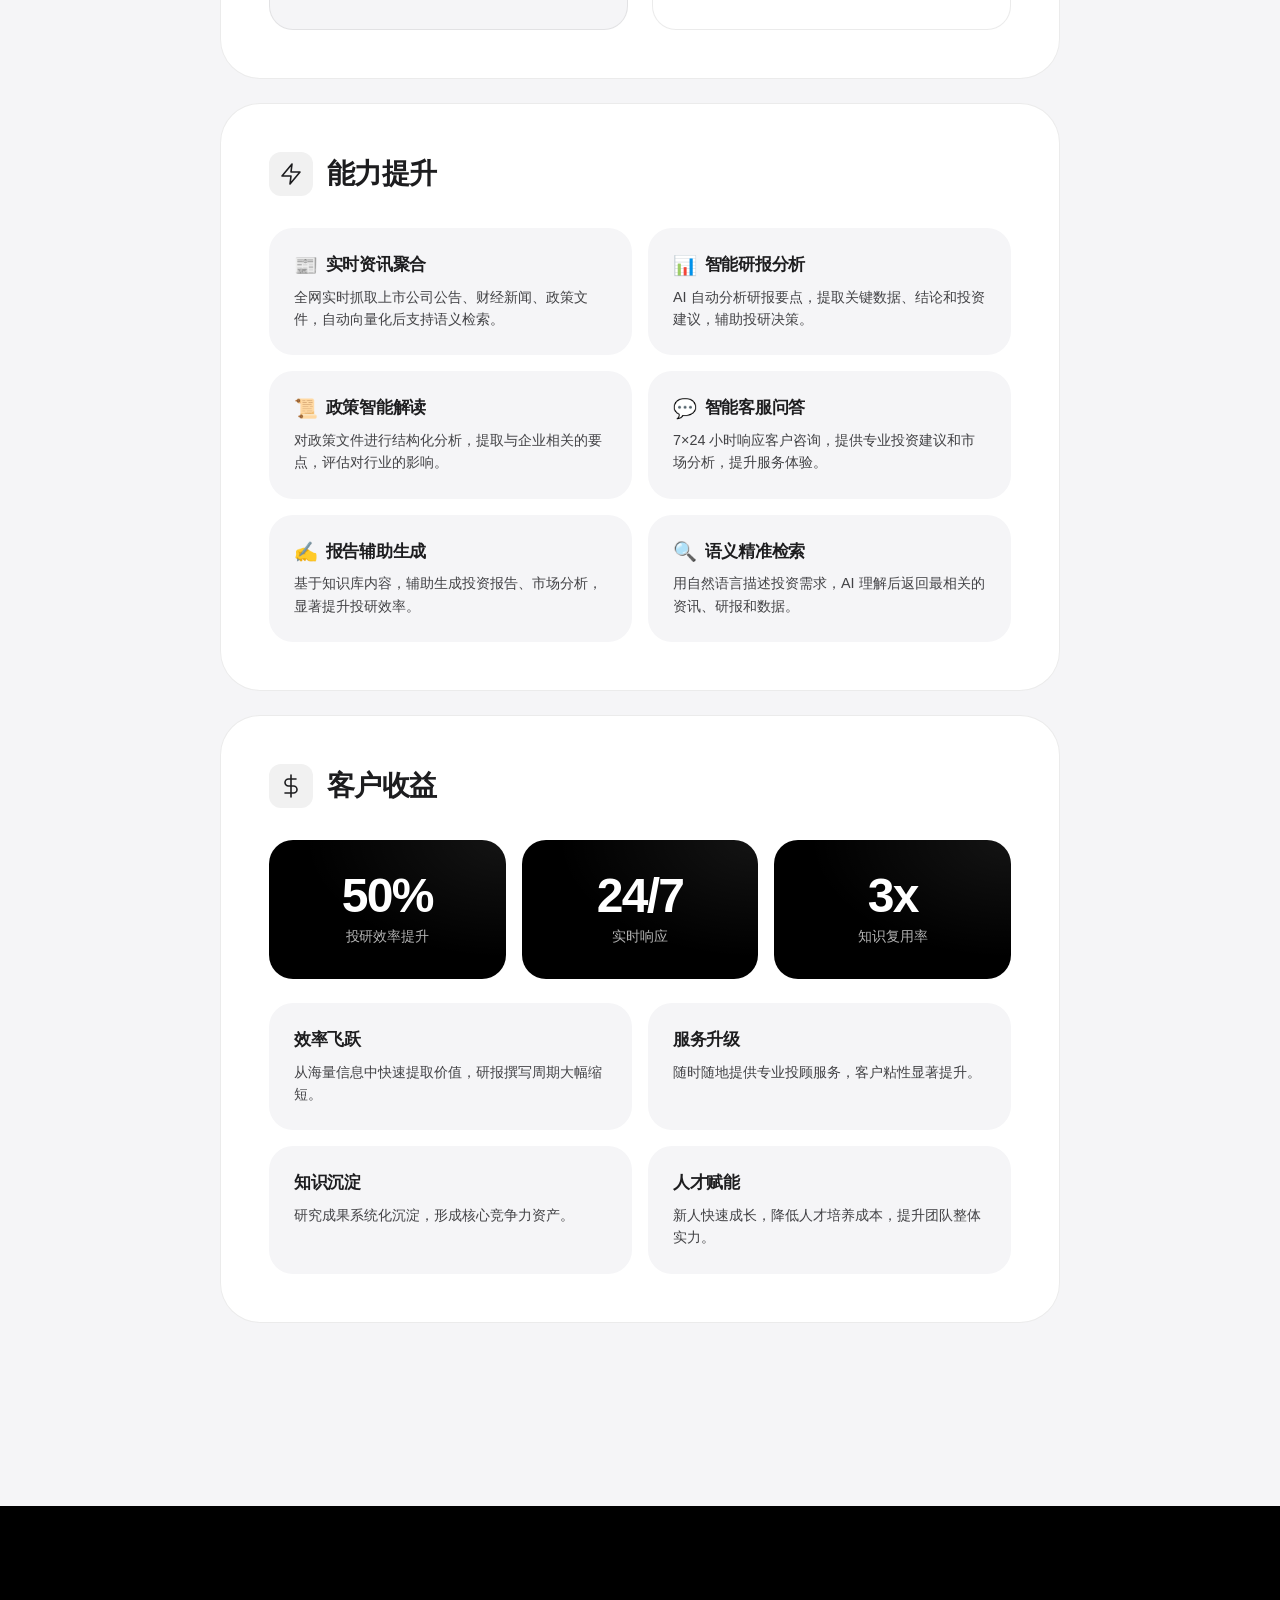
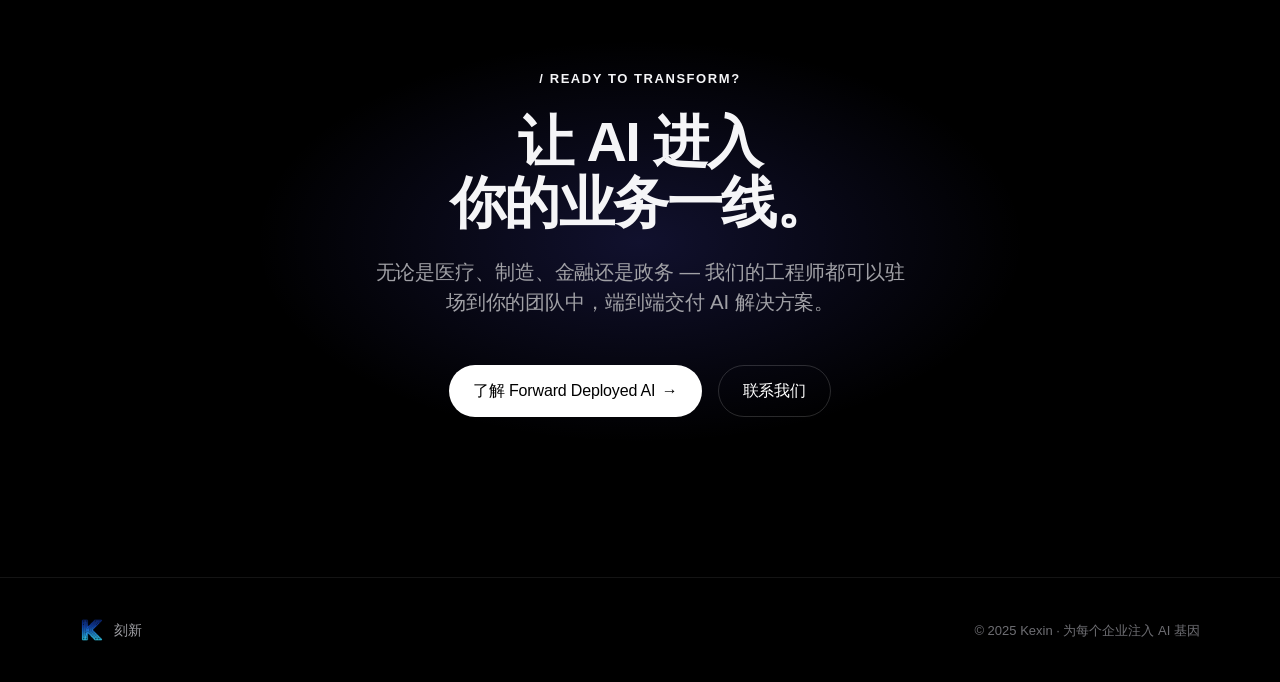
<file: case-finance.html>
﻿<!DOCTYPE html>
<html lang="zh-CN">
<head>
    <meta charset="UTF-8">
    <meta name="viewport" content="width=device-width, initial-scale=1.0">
    <title>金融智能投顾案例 · 证券公司 AI 投顾助手 | 刻新</title>
    <meta name="description" content="刻新为某证券公司构建智能投顾助手案例 — 金融知识库 + 实时研报分析，50% 投研效率提升。">
    <link rel="icon" type="image/png" href="logo.png">
    <link rel="stylesheet" href="case-style.css">
    <script type="application/ld+json">
    {
      "@context": "https://schema.org",
      "@type": "Article",
      "headline": "金融行业数字化转型案例 - 证券公司智能投顾助手",
      "description": "基于上市公司公告、研报、政策文件构建金融知识库，为投顾团队提供实时信息检索、报告生成、问答辅助等功能",
      "author": { "@type": "Organization", "name": "上海刻新生物科技有限公司" },
      "about": ["数据向量化", "RAG知识库", "Forward Deployed AI", "金融服务"],
      "keywords": "金融数字化,智能投顾,知识库,Forward Deployed,AI金融"
    }
    </script>
</head>
<body>

    <nav class="nav">
        <div class="container nav-inner">
            <a href="index.html" class="nav-brand">
                <img src="logo.png" alt="刻新">
                <span class="nav-brand-text">刻新<span class="sub">/ Kexin</span></span>
            </a>
            <div class="nav-links">
                <a href="index.html#services">服务</a>
                <a href="forward-deployed-ai.html">Forward Deployed AI</a>
                <a href="cases.html" aria-current="page">案例</a>
                <a href="index.html#process">流程</a>
            </div>
            <a href="index.html#contact" class="nav-cta">联系我们</a>
        </div>
    </nav>

    <section class="case-hero">
        <div class="container-narrow">
            <span class="industry"><span class="dot"></span>金融服务 · Finance</span>
            <h1>证券公司智能投顾助手。</h1>
            <p class="lead">基于上市公司公告、研报、政策文件构建金融知识库 — 为投顾团队提供实时信息检索、报告生成、问答辅助等功能。</p>
            <div class="meta">
                <div class="meta-item">
                    <div class="label">行业</div>
                    <div class="value">金融服务 · 综合性证券公司</div>
                </div>
                <div class="meta-item">
                    <div class="label">使用服务</div>
                    <div class="value">数据向量化 · RAG 知识库 · 智能问答</div>
                </div>
                <div class="meta-item">
                    <div class="label">交付模式</div>
                    <div class="value">Forward Deployed · 驻场 10 周</div>
                </div>
            </div>
        </div>
    </section>

    <section class="case-content">
        <div class="container-narrow">
            <a href="cases.html" class="back-link">
                <svg viewBox="0 0 24 24" fill="none" stroke="currentColor" stroke-width="2" stroke-linecap="round" stroke-linejoin="round"><path d="M19 12H5M11 6l-6 6 6 6"/></svg>
                返回所有案例
            </a>

            <div class="case-block reveal">
                <div class="case-block-head">
                    <div class="icon">
                        <svg viewBox="0 0 24 24" fill="none" stroke="currentColor" stroke-width="1.6" stroke-linecap="round" stroke-linejoin="round"><path d="M3 3v18h18"/><path d="M7 16l4-4 4 4 5-5"/></svg>
                    </div>
                    <h2>数字化前后的对比</h2>
                </div>
                <div class="comparison">
                    <div class="comparison-side before">
                        <h3>数字化前</h3>
                        <ul>
                            <li>投研人员需手动搜索海量研报和公告，效率极低</li>
                            <li>政策解读依赖个人经验，缺乏系统化分析工具</li>
                            <li>客户咨询响应时间长，难以提供实时专业建议</li>
                            <li>研报撰写耗时长，大量时间花在资料收集上</li>
                            <li>信息分散在多个系统，无法形成知识合力</li>
                            <li>新人培养周期长，3-5 年才能独立上岗</li>
                        </ul>
                    </div>
                    <div class="comparison-side after">
                        <h3>数字化后</h3>
                        <ul>
                            <li>AI 实时检索全网金融信息，秒级返回关键内容</li>
                            <li>智能解读政策文件，自动提取要点和影响分析</li>
                            <li>7×24 小时 AI 投顾助手，随时响应客户咨询</li>
                            <li>研报撰写效率提升 50%，AI 辅助资料整理和初稿生成</li>
                            <li>知识库统一管理，所有研究资产沉淀复用</li>
                            <li>新人可快速借助 AI 助手上手，缩短培养周期</li>
                        </ul>
                    </div>
                </div>
            </div>

            <div class="case-block reveal">
                <div class="case-block-head">
                    <div class="icon">
                        <svg viewBox="0 0 24 24" fill="none" stroke="currentColor" stroke-width="1.6" stroke-linecap="round" stroke-linejoin="round"><path d="M13 2 3 14h9l-1 8 10-12h-9l1-8z"/></svg>
                    </div>
                    <h2>能力提升</h2>
                </div>
                <div class="benefits-grid">
                    <div class="benefit-card">
                        <h4><span class="emoji">📰</span>实时资讯聚合</h4>
                        <p>全网实时抓取上市公司公告、财经新闻、政策文件，自动向量化后支持语义检索。</p>
                    </div>
                    <div class="benefit-card">
                        <h4><span class="emoji">📊</span>智能研报分析</h4>
                        <p>AI 自动分析研报要点，提取关键数据、结论和投资建议，辅助投研决策。</p>
                    </div>
                    <div class="benefit-card">
                        <h4><span class="emoji">📜</span>政策智能解读</h4>
                        <p>对政策文件进行结构化分析，提取与企业相关的要点，评估对行业的影响。</p>
                    </div>
                    <div class="benefit-card">
                        <h4><span class="emoji">💬</span>智能客服问答</h4>
                        <p>7×24 小时响应客户咨询，提供专业投资建议和市场分析，提升服务体验。</p>
                    </div>
                    <div class="benefit-card">
                        <h4><span class="emoji">✍️</span>报告辅助生成</h4>
                        <p>基于知识库内容，辅助生成投资报告、市场分析，显著提升投研效率。</p>
                    </div>
                    <div class="benefit-card">
                        <h4><span class="emoji">🔍</span>语义精准检索</h4>
                        <p>用自然语言描述投资需求，AI 理解后返回最相关的资讯、研报和数据。</p>
                    </div>
                </div>
            </div>

            <div class="case-block reveal">
                <div class="case-block-head">
                    <div class="icon">
                        <svg viewBox="0 0 24 24" fill="none" stroke="currentColor" stroke-width="1.6" stroke-linecap="round" stroke-linejoin="round"><path d="M12 1v22M17 5H9.5a3.5 3.5 0 0 0 0 7h5a3.5 3.5 0 0 1 0 7H6"/></svg>
                    </div>
                    <h2>客户收益</h2>
                </div>
                <div class="stats-row">
                    <div class="stat-box"><div class="n">50%</div><div class="l">投研效率提升</div></div>
                    <div class="stat-box"><div class="n">24/7</div><div class="l">实时响应</div></div>
                    <div class="stat-box"><div class="n">3x</div><div class="l">知识复用率</div></div>
                </div>
                <div class="outcome-grid">
                    <div class="benefit-card">
                        <h4>效率飞跃</h4>
                        <p>从海量信息中快速提取价值，研报撰写周期大幅缩短。</p>
                    </div>
                    <div class="benefit-card">
                        <h4>服务升级</h4>
                        <p>随时随地提供专业投顾服务，客户粘性显著提升。</p>
                    </div>
                    <div class="benefit-card">
                        <h4>知识沉淀</h4>
                        <p>研究成果系统化沉淀，形成核心竞争力资产。</p>
                    </div>
                    <div class="benefit-card">
                        <h4>人才赋能</h4>
                        <p>新人快速成长，降低人才培养成本，提升团队整体实力。</p>
                    </div>
                </div>
            </div>
        </div>
    </section>

    <section class="case-cta">
        <div class="container-narrow">
            <span class="eyebrow on-dark">/ READY TO TRANSFORM?</span>
            <h2>让 AI 进入<br>你的业务一线。</h2>
            <p class="lead">无论是医疗、制造、金融还是政务 — 我们的工程师都可以驻场到你的团队中，端到端交付 AI 解决方案。</p>
            <div class="case-cta-actions">
                <a href="forward-deployed-ai.html" class="btn btn-on-dark-primary">了解 Forward Deployed AI <span aria-hidden="true">→</span></a>
                <a href="index.html#contact" class="btn btn-on-dark-ghost">联系我们</a>
            </div>
        </div>
    </section>

    <footer>
        <div class="container footer-inner">
            <div class="footer-brand">
                <img src="logo.png" alt="刻新">
                <span>刻新</span>
            </div>
            <div class="footer-meta">© 2025 Kexin · 为每个企业注入 AI 基因</div>
        </div>
    </footer>

    <div style="display:none;" id="agent-data">
        <div data-type="company">刻新</div>
        <div data-type="case">金融行业数字化转型案例</div>
        <div data-type="services">数据向量化, RAG知识库, 智能投顾, 研报分析, 政策解读, Forward Deployed驻场</div>
        <div data-type="results">投研效率提升50%, 实时响应24/7, 知识复用率3倍</div>
    </div>

    <script>
        (function() {
            const supportsObserver = 'IntersectionObserver' in window;
            const reduce = window.matchMedia('(prefers-reduced-motion: reduce)').matches;
            const targets = document.querySelectorAll('.reveal, .reveal-stagger');
            if (reduce || !supportsObserver) {
                targets.forEach(t => t.classList.add('is-visible'));
                return;
            }
            const io = new IntersectionObserver((entries) => {
                entries.forEach(e => {
                    if (e.isIntersecting) {
                        e.target.classList.add('is-visible');
                        io.unobserve(e.target);
                    }
                });
            }, { threshold: 0.12, rootMargin: '0px 0px -40px 0px' });
            targets.forEach(t => io.observe(t));
        })();

        (function() {
            const nav = document.querySelector('.nav');
            let ticking = false;
            window.addEventListener('scroll', () => {
                if (!ticking) {
                    requestAnimationFrame(() => {
                        if (window.scrollY > 24) {
                            nav.style.background = 'rgba(0, 0, 0, 0.86)';
                        } else {
                            nav.style.background = 'rgba(0, 0, 0, 0.72)';
                        }
                        ticking = false;
                    });
                    ticking = true;
                }
            }, { passive: true });
        })();
    </script>
</body>
</html>
</file>
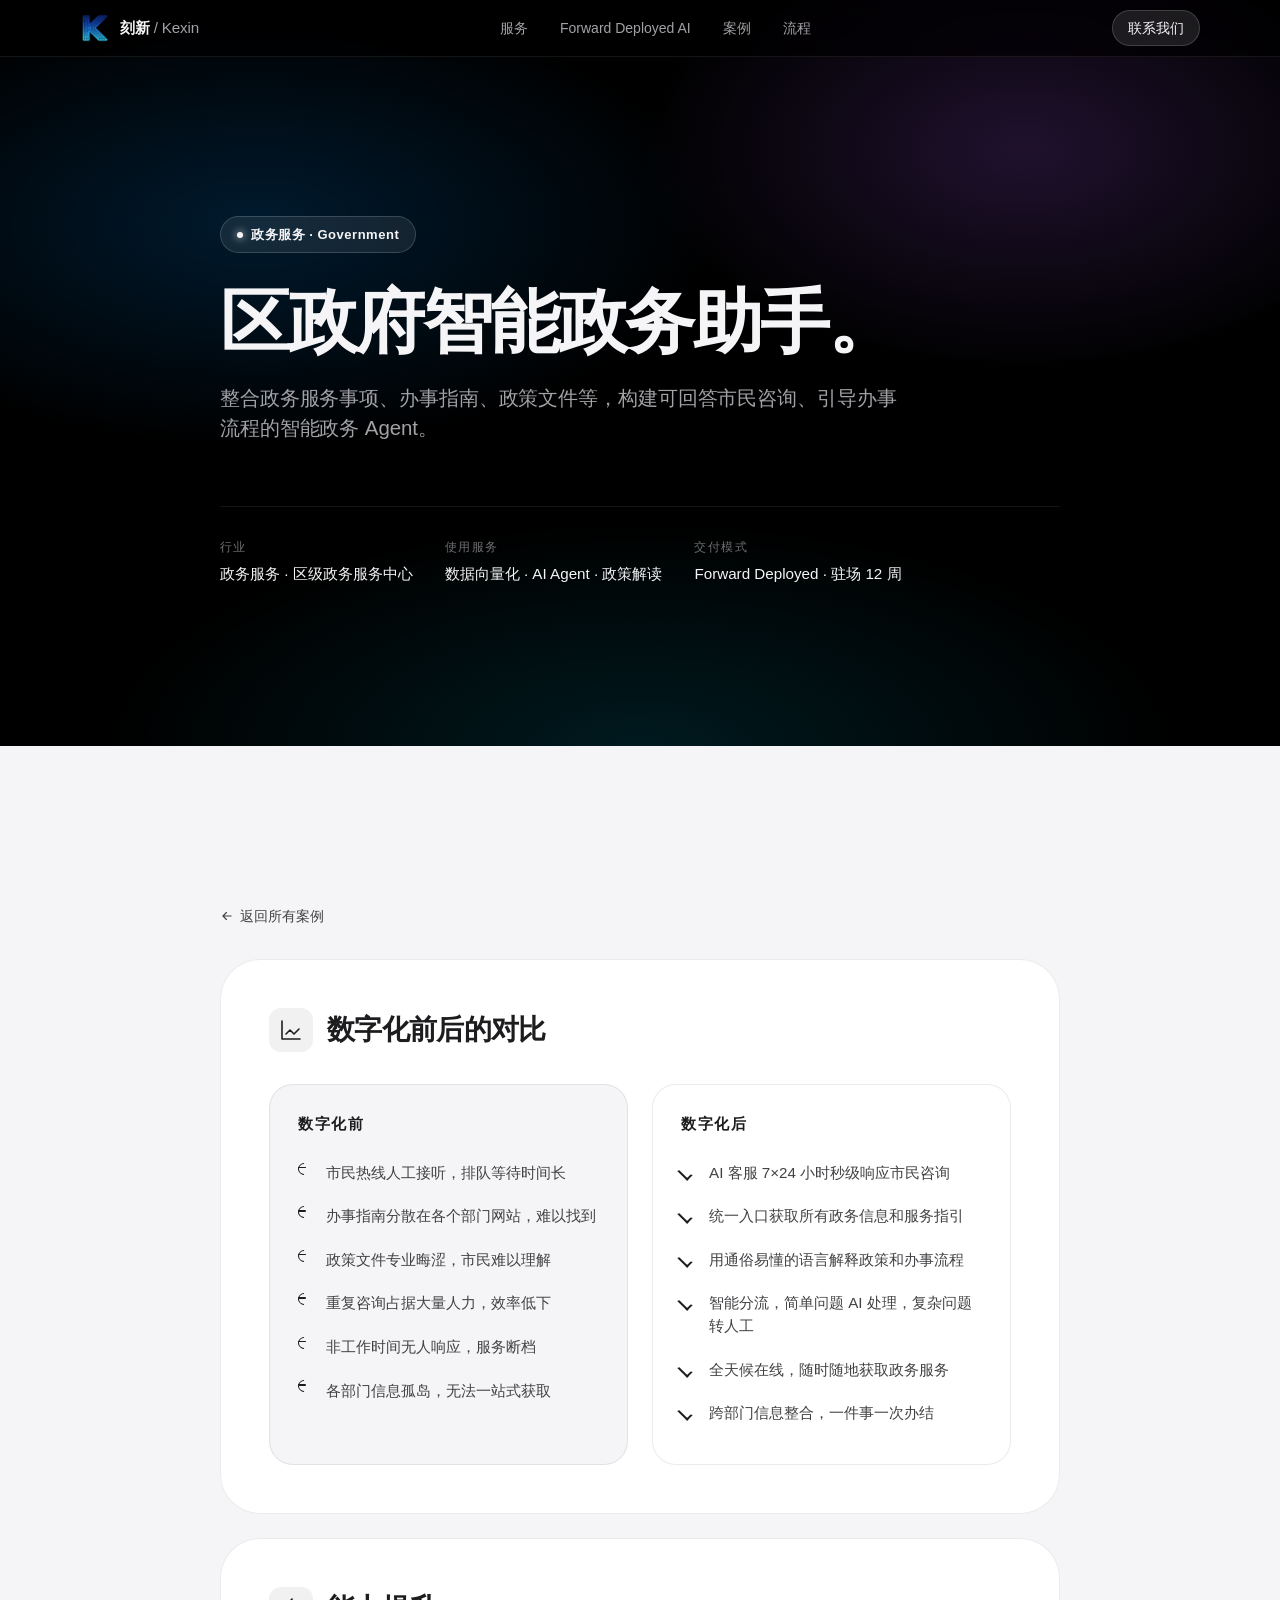
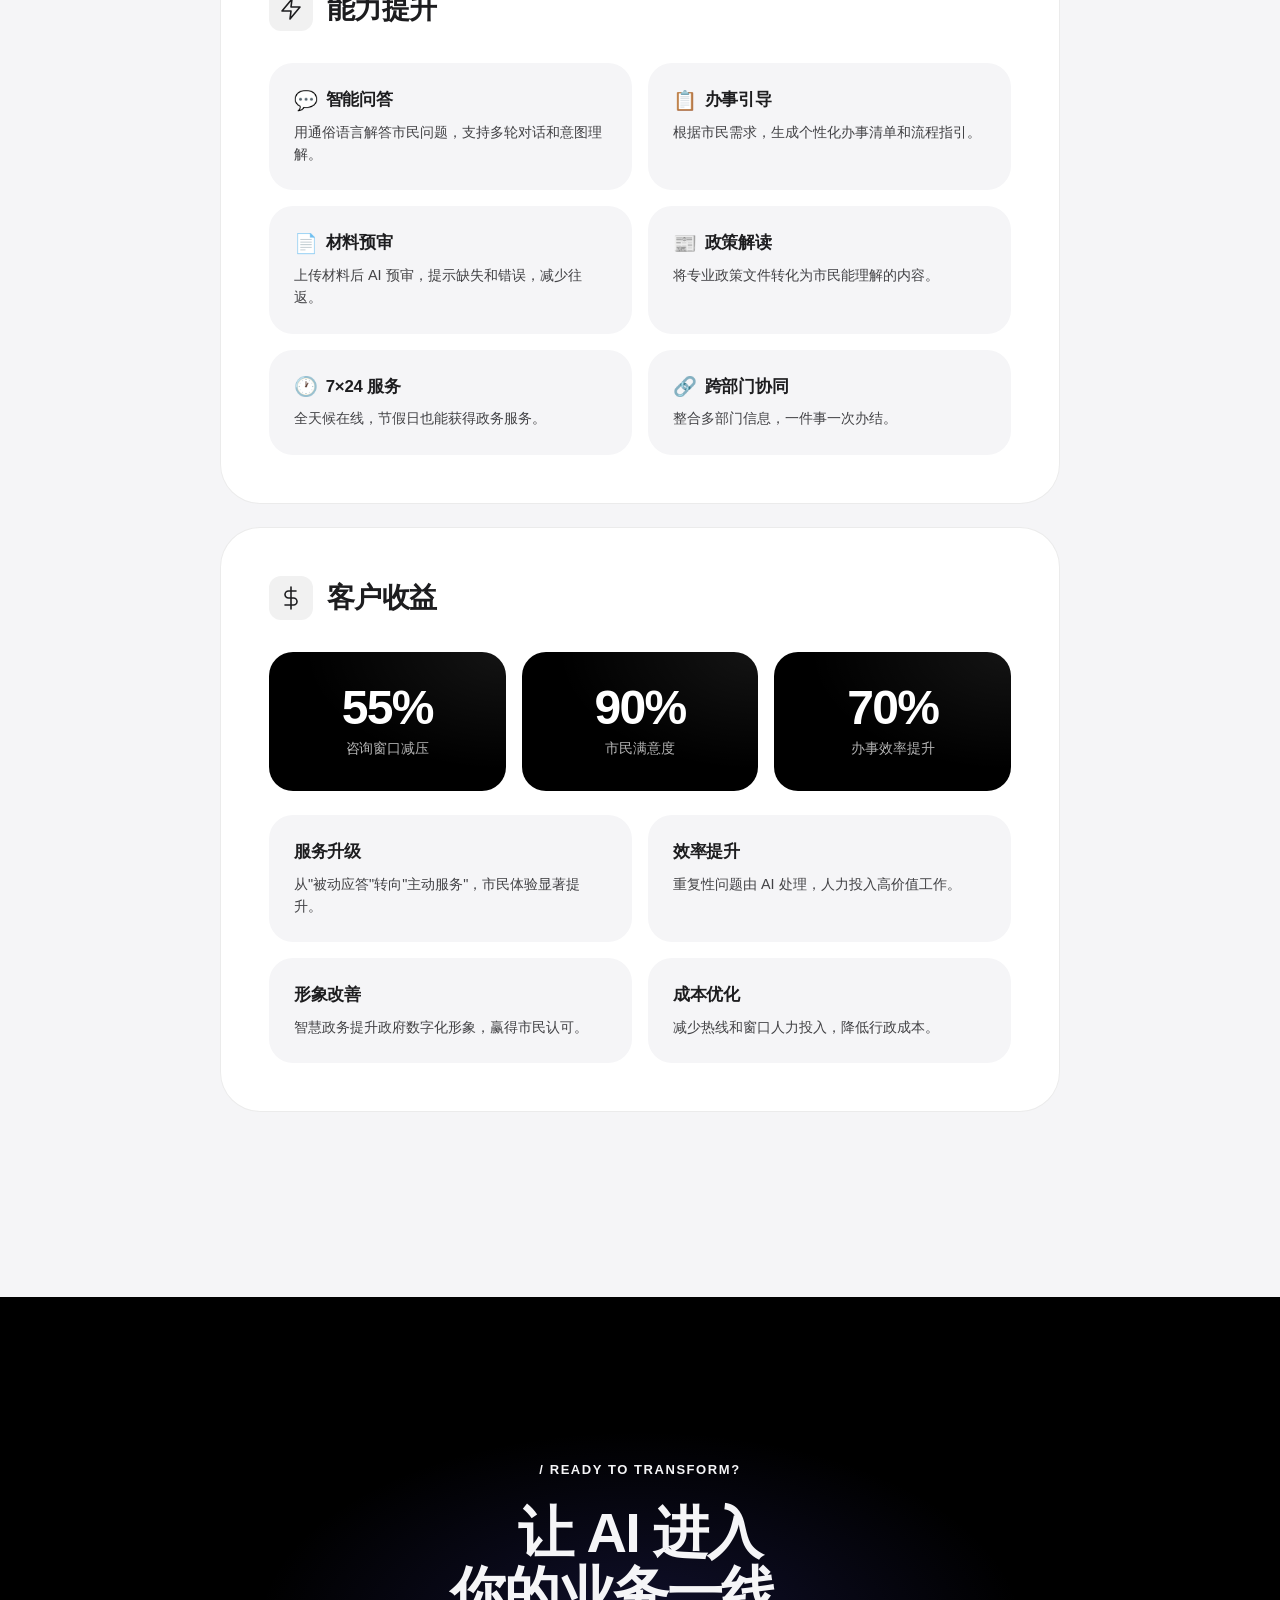
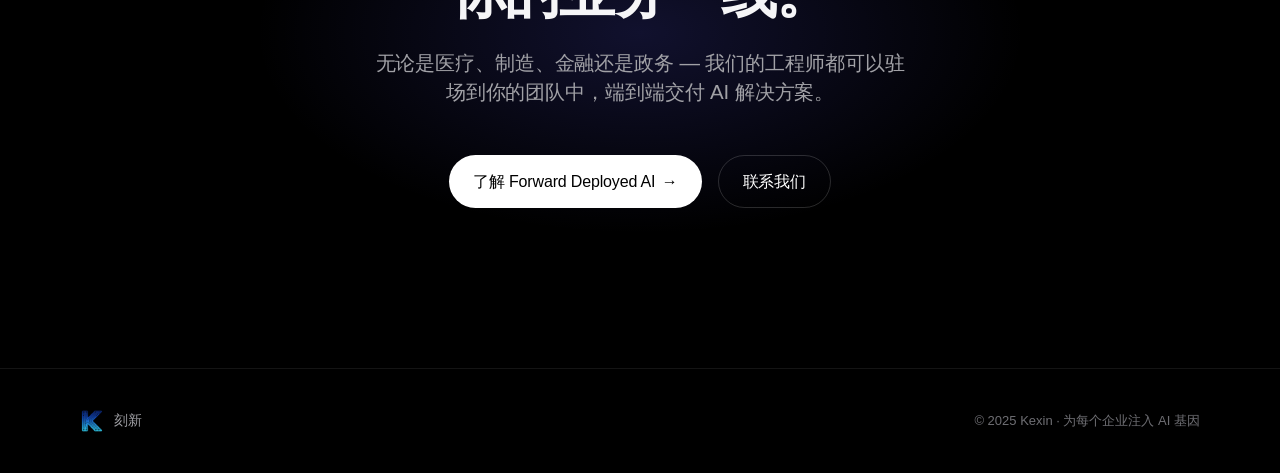
<file: case-government.html>
﻿<!DOCTYPE html>
<html lang="zh-CN">
<head>
    <meta charset="UTF-8">
    <meta name="viewport" content="width=device-width, initial-scale=1.0">
    <title>政务智能助手案例 · 区政府 AI 政务 Agent | 刻新</title>
    <meta name="description" content="刻新为某区政府构建智能政务助手案例 — 政务事项 + 政策文件向量化，55% 咨询窗口减压，90% 市民满意度。">
    <link rel="icon" type="image/png" href="logo.png">
    <link rel="stylesheet" href="case-style.css">
    <script type="application/ld+json">
    {
      "@context": "https://schema.org",
      "@type": "Article",
      "headline": "政务服务数字化转型案例 - 区政府智能政务助手",
      "description": "整合政务服务事项、办事指南、政策文件等，构建可回答市民咨询、引导办事流程的智能政务Agent",
      "author": { "@type": "Organization", "name": "上海刻新生物科技有限公司" },
      "about": ["数据向量化", "AI Agent", "Forward Deployed AI", "政务服务"],
      "keywords": "政务数字化,智能客服,智慧政务,Forward Deployed,数字政府"
    }
    </script>
</head>
<body>

    <nav class="nav">
        <div class="container nav-inner">
            <a href="index.html" class="nav-brand">
                <img src="logo.png" alt="刻新">
                <span class="nav-brand-text">刻新<span class="sub">/ Kexin</span></span>
            </a>
            <div class="nav-links">
                <a href="index.html#services">服务</a>
                <a href="forward-deployed-ai.html">Forward Deployed AI</a>
                <a href="cases.html" aria-current="page">案例</a>
                <a href="index.html#process">流程</a>
            </div>
            <a href="index.html#contact" class="nav-cta">联系我们</a>
        </div>
    </nav>

    <section class="case-hero">
        <div class="container-narrow">
            <span class="industry"><span class="dot"></span>政务服务 · Government</span>
            <h1>区政府智能政务助手。</h1>
            <p class="lead">整合政务服务事项、办事指南、政策文件等，构建可回答市民咨询、引导办事流程的智能政务 Agent。</p>
            <div class="meta">
                <div class="meta-item">
                    <div class="label">行业</div>
                    <div class="value">政务服务 · 区级政务服务中心</div>
                </div>
                <div class="meta-item">
                    <div class="label">使用服务</div>
                    <div class="value">数据向量化 · AI Agent · 政策解读</div>
                </div>
                <div class="meta-item">
                    <div class="label">交付模式</div>
                    <div class="value">Forward Deployed · 驻场 12 周</div>
                </div>
            </div>
        </div>
    </section>

    <section class="case-content">
        <div class="container-narrow">
            <a href="cases.html" class="back-link">
                <svg viewBox="0 0 24 24" fill="none" stroke="currentColor" stroke-width="2" stroke-linecap="round" stroke-linejoin="round"><path d="M19 12H5M11 6l-6 6 6 6"/></svg>
                返回所有案例
            </a>

            <div class="case-block reveal">
                <div class="case-block-head">
                    <div class="icon">
                        <svg viewBox="0 0 24 24" fill="none" stroke="currentColor" stroke-width="1.6" stroke-linecap="round" stroke-linejoin="round"><path d="M3 3v18h18"/><path d="M7 16l4-4 4 4 5-5"/></svg>
                    </div>
                    <h2>数字化前后的对比</h2>
                </div>
                <div class="comparison">
                    <div class="comparison-side before">
                        <h3>数字化前</h3>
                        <ul>
                            <li>市民热线人工接听，排队等待时间长</li>
                            <li>办事指南分散在各个部门网站，难以找到</li>
                            <li>政策文件专业晦涩，市民难以理解</li>
                            <li>重复咨询占据大量人力，效率低下</li>
                            <li>非工作时间无人响应，服务断档</li>
                            <li>各部门信息孤岛，无法一站式获取</li>
                        </ul>
                    </div>
                    <div class="comparison-side after">
                        <h3>数字化后</h3>
                        <ul>
                            <li>AI 客服 7×24 小时秒级响应市民咨询</li>
                            <li>统一入口获取所有政务信息和服务指引</li>
                            <li>用通俗易懂的语言解释政策和办事流程</li>
                            <li>智能分流，简单问题 AI 处理，复杂问题转人工</li>
                            <li>全天候在线，随时随地获取政务服务</li>
                            <li>跨部门信息整合，一件事一次办结</li>
                        </ul>
                    </div>
                </div>
            </div>

            <div class="case-block reveal">
                <div class="case-block-head">
                    <div class="icon">
                        <svg viewBox="0 0 24 24" fill="none" stroke="currentColor" stroke-width="1.6" stroke-linecap="round" stroke-linejoin="round"><path d="M13 2 3 14h9l-1 8 10-12h-9l1-8z"/></svg>
                    </div>
                    <h2>能力提升</h2>
                </div>
                <div class="benefits-grid">
                    <div class="benefit-card">
                        <h4><span class="emoji">💬</span>智能问答</h4>
                        <p>用通俗语言解答市民问题，支持多轮对话和意图理解。</p>
                    </div>
                    <div class="benefit-card">
                        <h4><span class="emoji">📋</span>办事引导</h4>
                        <p>根据市民需求，生成个性化办事清单和流程指引。</p>
                    </div>
                    <div class="benefit-card">
                        <h4><span class="emoji">📄</span>材料预审</h4>
                        <p>上传材料后 AI 预审，提示缺失和错误，减少往返。</p>
                    </div>
                    <div class="benefit-card">
                        <h4><span class="emoji">📰</span>政策解读</h4>
                        <p>将专业政策文件转化为市民能理解的内容。</p>
                    </div>
                    <div class="benefit-card">
                        <h4><span class="emoji">🕐</span>7×24 服务</h4>
                        <p>全天候在线，节假日也能获得政务服务。</p>
                    </div>
                    <div class="benefit-card">
                        <h4><span class="emoji">🔗</span>跨部门协同</h4>
                        <p>整合多部门信息，一件事一次办结。</p>
                    </div>
                </div>
            </div>

            <div class="case-block reveal">
                <div class="case-block-head">
                    <div class="icon">
                        <svg viewBox="0 0 24 24" fill="none" stroke="currentColor" stroke-width="1.6" stroke-linecap="round" stroke-linejoin="round"><path d="M12 1v22M17 5H9.5a3.5 3.5 0 0 0 0 7h5a3.5 3.5 0 0 1 0 7H6"/></svg>
                    </div>
                    <h2>客户收益</h2>
                </div>
                <div class="stats-row">
                    <div class="stat-box"><div class="n">55%</div><div class="l">咨询窗口减压</div></div>
                    <div class="stat-box"><div class="n">90%</div><div class="l">市民满意度</div></div>
                    <div class="stat-box"><div class="n">70%</div><div class="l">办事效率提升</div></div>
                </div>
                <div class="outcome-grid">
                    <div class="benefit-card">
                        <h4>服务升级</h4>
                        <p>从"被动应答"转向"主动服务"，市民体验显著提升。</p>
                    </div>
                    <div class="benefit-card">
                        <h4>效率提升</h4>
                        <p>重复性问题由 AI 处理，人力投入高价值工作。</p>
                    </div>
                    <div class="benefit-card">
                        <h4>形象改善</h4>
                        <p>智慧政务提升政府数字化形象，赢得市民认可。</p>
                    </div>
                    <div class="benefit-card">
                        <h4>成本优化</h4>
                        <p>减少热线和窗口人力投入，降低行政成本。</p>
                    </div>
                </div>
            </div>
        </div>
    </section>

    <section class="case-cta">
        <div class="container-narrow">
            <span class="eyebrow on-dark">/ READY TO TRANSFORM?</span>
            <h2>让 AI 进入<br>你的业务一线。</h2>
            <p class="lead">无论是医疗、制造、金融还是政务 — 我们的工程师都可以驻场到你的团队中，端到端交付 AI 解决方案。</p>
            <div class="case-cta-actions">
                <a href="forward-deployed-ai.html" class="btn btn-on-dark-primary">了解 Forward Deployed AI <span aria-hidden="true">→</span></a>
                <a href="index.html#contact" class="btn btn-on-dark-ghost">联系我们</a>
            </div>
        </div>
    </section>

    <footer>
        <div class="container footer-inner">
            <div class="footer-brand">
                <img src="logo.png" alt="刻新">
                <span>刻新</span>
            </div>
            <div class="footer-meta">© 2025 Kexin · 为每个企业注入 AI 基因</div>
        </div>
    </footer>

    <div style="display:none;" id="agent-data">
        <div data-type="company">刻新</div>
        <div data-type="case">政务服务数字化转型案例</div>
        <div data-type="services">数据向量化, 智能政务, 办事引导, 政策解读, 跨部门协同, Forward Deployed驻场</div>
        <div data-type="results">咨询窗口压力降低55%, 市民满意度90%, 办事效率提升70%</div>
    </div>

    <script>
        (function() {
            const supportsObserver = 'IntersectionObserver' in window;
            const reduce = window.matchMedia('(prefers-reduced-motion: reduce)').matches;
            const targets = document.querySelectorAll('.reveal, .reveal-stagger');
            if (reduce || !supportsObserver) {
                targets.forEach(t => t.classList.add('is-visible'));
                return;
            }
            const io = new IntersectionObserver((entries) => {
                entries.forEach(e => {
                    if (e.isIntersecting) {
                        e.target.classList.add('is-visible');
                        io.unobserve(e.target);
                    }
                });
            }, { threshold: 0.12, rootMargin: '0px 0px -40px 0px' });
            targets.forEach(t => io.observe(t));
        })();

        (function() {
            const nav = document.querySelector('.nav');
            let ticking = false;
            window.addEventListener('scroll', () => {
                if (!ticking) {
                    requestAnimationFrame(() => {
                        if (window.scrollY > 24) {
                            nav.style.background = 'rgba(0, 0, 0, 0.86)';
                        } else {
                            nav.style.background = 'rgba(0, 0, 0, 0.72)';
                        }
                        ticking = false;
                    });
                    ticking = true;
                }
            }, { passive: true });
        })();
    </script>
</body>
</html>
</file>
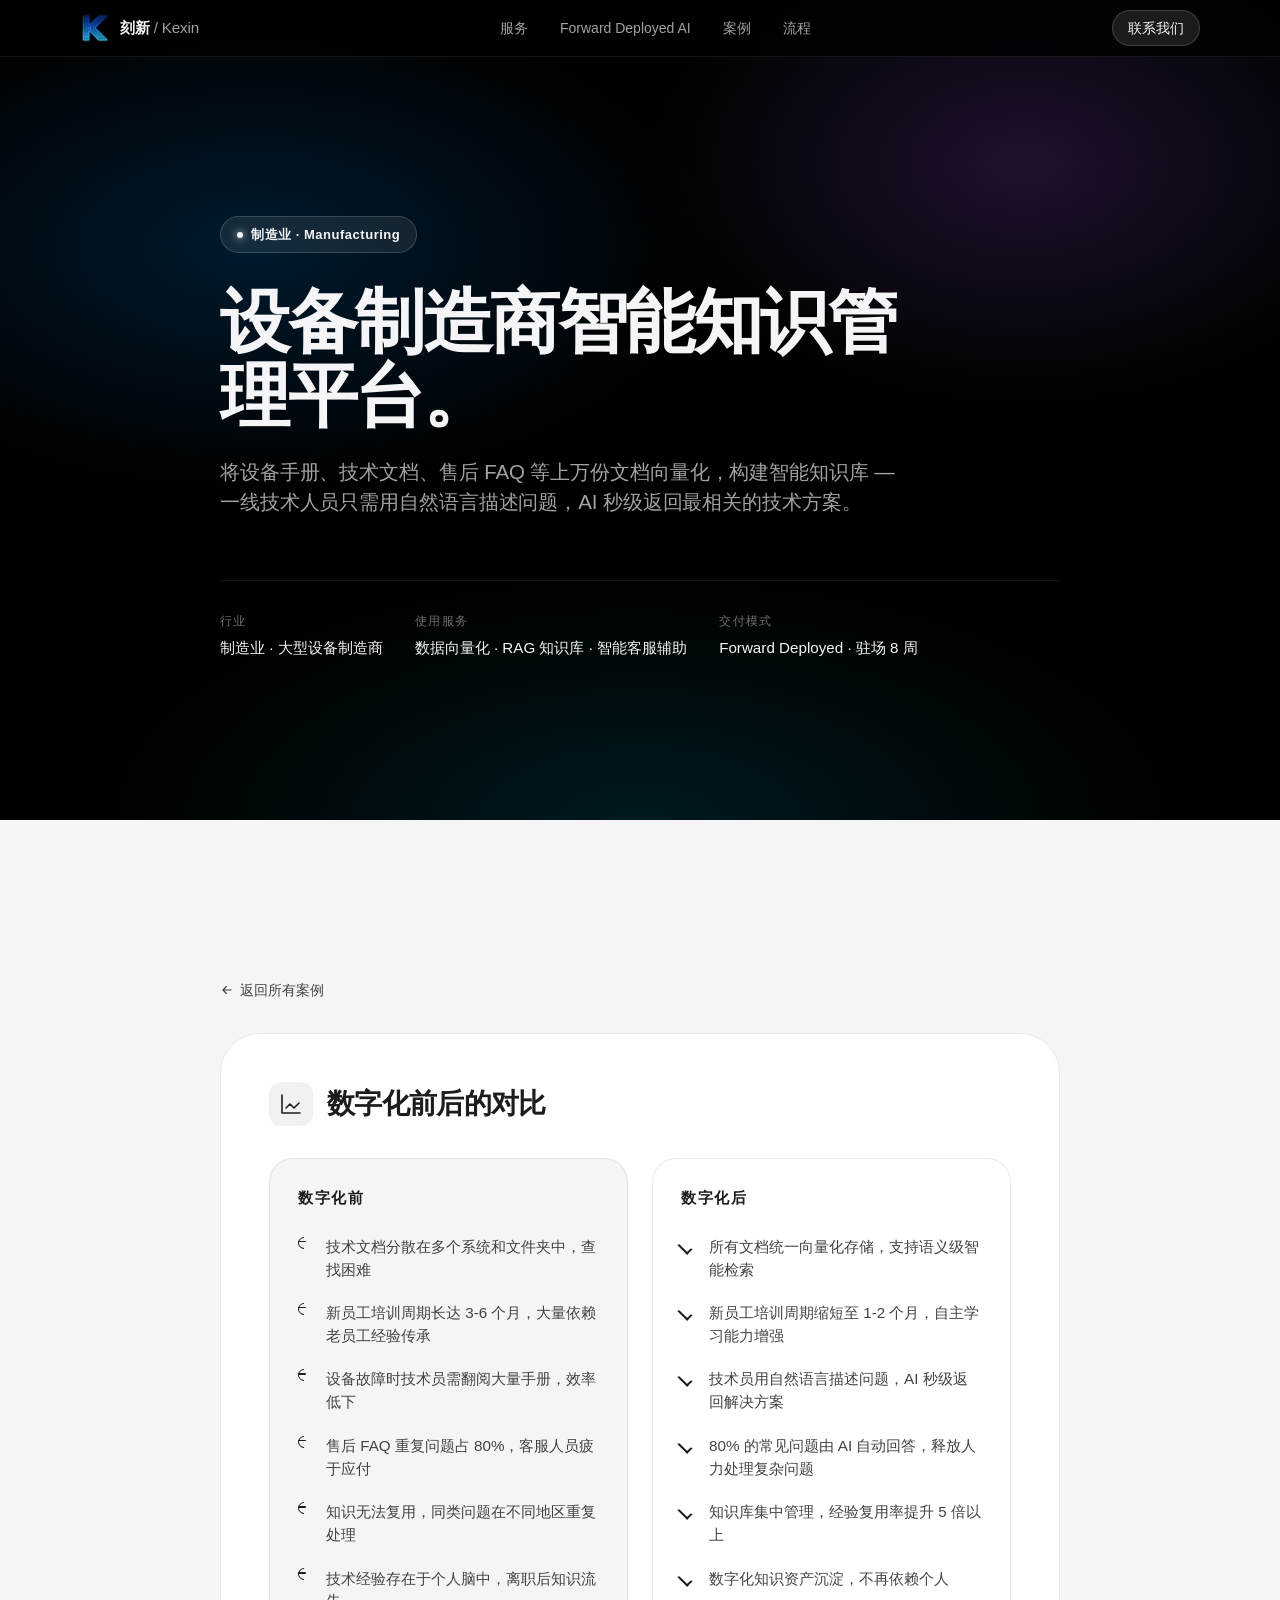
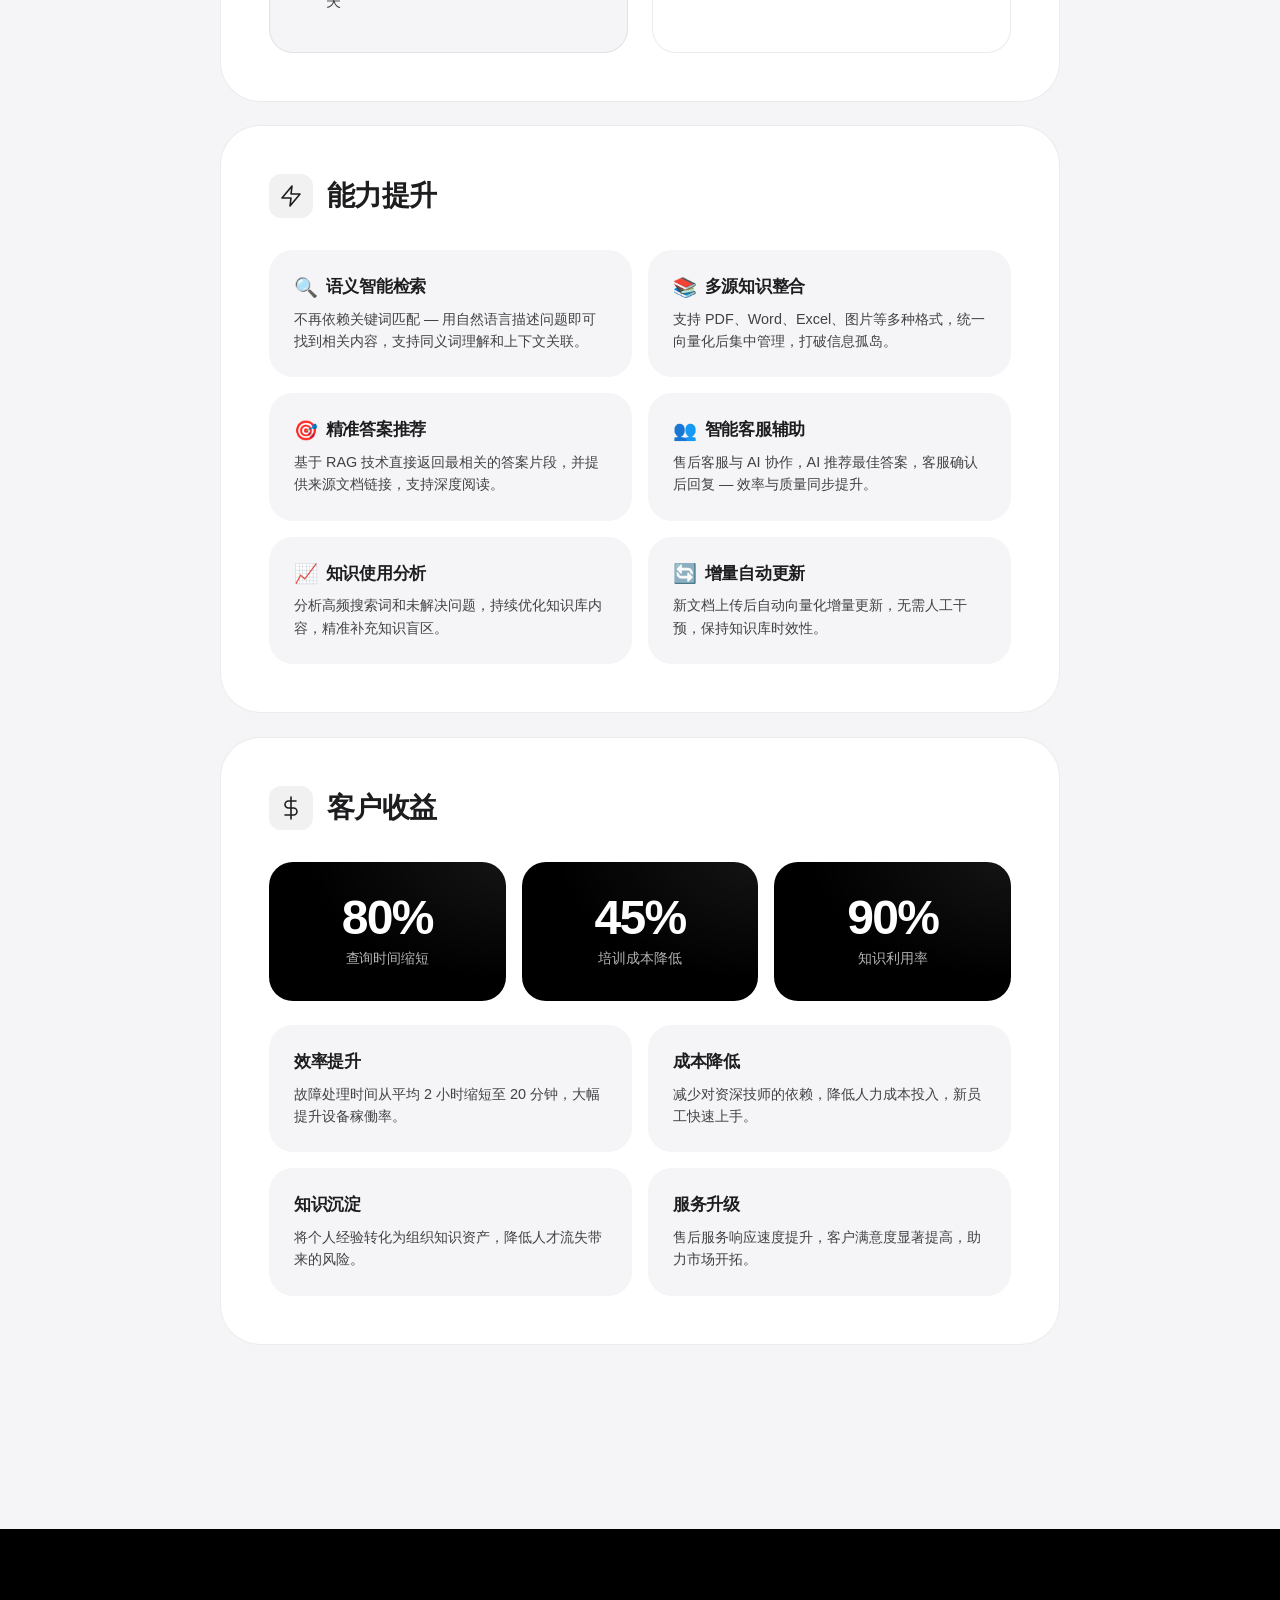
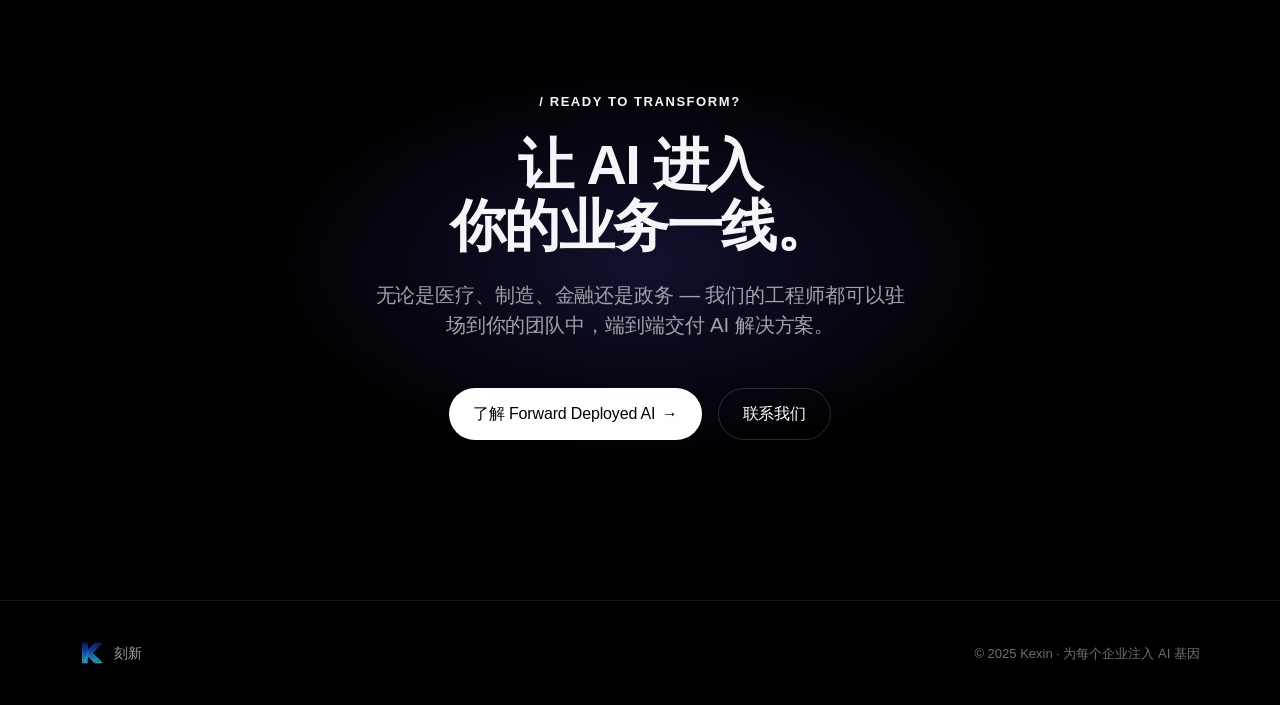
<file: case-manufacturing.html>
﻿<!DOCTYPE html>
<html lang="zh-CN">
<head>
    <meta charset="UTF-8">
    <meta name="viewport" content="width=device-width, initial-scale=1.0">
    <title>制造业知识管理案例 · 设备制造商智能知识平台 | 刻新</title>
    <meta name="description" content="刻新为某设备制造商构建知识管理平台案例 — 将上万份设备手册向量化，80% 查询时间缩短，45% 培训成本降低。">
    <link rel="icon" type="image/png" href="logo.png">
    <link rel="stylesheet" href="case-style.css">
    <script type="application/ld+json">
    {
      "@context": "https://schema.org",
      "@type": "Article",
      "headline": "制造业数字化转型案例 - 设备制造商知识管理平台",
      "description": "将设备手册、技术文档、售后FAQ等上万份文档向量化，构建智能知识库，一线技术人员可通过自然语言查询技术方案",
      "author": { "@type": "Organization", "name": "上海刻新生物科技有限公司" },
      "about": ["数据向量化", "RAG知识库", "Forward Deployed AI", "制造业"],
      "keywords": "制造业数字化,知识管理,智能检索,Forward Deployed,AI转型"
    }
    </script>
</head>
<body>

    <nav class="nav">
        <div class="container nav-inner">
            <a href="index.html" class="nav-brand">
                <img src="logo.png" alt="刻新">
                <span class="nav-brand-text">刻新<span class="sub">/ Kexin</span></span>
            </a>
            <div class="nav-links">
                <a href="index.html#services">服务</a>
                <a href="forward-deployed-ai.html">Forward Deployed AI</a>
                <a href="cases.html" aria-current="page">案例</a>
                <a href="index.html#process">流程</a>
            </div>
            <a href="index.html#contact" class="nav-cta">联系我们</a>
        </div>
    </nav>

    <section class="case-hero">
        <div class="container-narrow">
            <span class="industry"><span class="dot"></span>制造业 · Manufacturing</span>
            <h1>设备制造商智能知识管理平台。</h1>
            <p class="lead">将设备手册、技术文档、售后 FAQ 等上万份文档向量化，构建智能知识库 — 一线技术人员只需用自然语言描述问题，AI 秒级返回最相关的技术方案。</p>
            <div class="meta">
                <div class="meta-item">
                    <div class="label">行业</div>
                    <div class="value">制造业 · 大型设备制造商</div>
                </div>
                <div class="meta-item">
                    <div class="label">使用服务</div>
                    <div class="value">数据向量化 · RAG 知识库 · 智能客服辅助</div>
                </div>
                <div class="meta-item">
                    <div class="label">交付模式</div>
                    <div class="value">Forward Deployed · 驻场 8 周</div>
                </div>
            </div>
        </div>
    </section>

    <section class="case-content">
        <div class="container-narrow">
            <a href="cases.html" class="back-link">
                <svg viewBox="0 0 24 24" fill="none" stroke="currentColor" stroke-width="2" stroke-linecap="round" stroke-linejoin="round"><path d="M19 12H5M11 6l-6 6 6 6"/></svg>
                返回所有案例
            </a>

            <div class="case-block reveal">
                <div class="case-block-head">
                    <div class="icon">
                        <svg viewBox="0 0 24 24" fill="none" stroke="currentColor" stroke-width="1.6" stroke-linecap="round" stroke-linejoin="round"><path d="M3 3v18h18"/><path d="M7 16l4-4 4 4 5-5"/></svg>
                    </div>
                    <h2>数字化前后的对比</h2>
                </div>
                <div class="comparison">
                    <div class="comparison-side before">
                        <h3>数字化前</h3>
                        <ul>
                            <li>技术文档分散在多个系统和文件夹中，查找困难</li>
                            <li>新员工培训周期长达 3-6 个月，大量依赖老员工经验传承</li>
                            <li>设备故障时技术员需翻阅大量手册，效率低下</li>
                            <li>售后 FAQ 重复问题占 80%，客服人员疲于应付</li>
                            <li>知识无法复用，同类问题在不同地区重复处理</li>
                            <li>技术经验存在于个人脑中，离职后知识流失</li>
                        </ul>
                    </div>
                    <div class="comparison-side after">
                        <h3>数字化后</h3>
                        <ul>
                            <li>所有文档统一向量化存储，支持语义级智能检索</li>
                            <li>新员工培训周期缩短至 1-2 个月，自主学习能力增强</li>
                            <li>技术员用自然语言描述问题，AI 秒级返回解决方案</li>
                            <li>80% 的常见问题由 AI 自动回答，释放人力处理复杂问题</li>
                            <li>知识库集中管理，经验复用率提升 5 倍以上</li>
                            <li>数字化知识资产沉淀，不再依赖个人</li>
                        </ul>
                    </div>
                </div>
            </div>

            <div class="case-block reveal">
                <div class="case-block-head">
                    <div class="icon">
                        <svg viewBox="0 0 24 24" fill="none" stroke="currentColor" stroke-width="1.6" stroke-linecap="round" stroke-linejoin="round"><path d="M13 2 3 14h9l-1 8 10-12h-9l1-8z"/></svg>
                    </div>
                    <h2>能力提升</h2>
                </div>
                <div class="benefits-grid">
                    <div class="benefit-card">
                        <h4><span class="emoji">🔍</span>语义智能检索</h4>
                        <p>不再依赖关键词匹配 — 用自然语言描述问题即可找到相关内容，支持同义词理解和上下文关联。</p>
                    </div>
                    <div class="benefit-card">
                        <h4><span class="emoji">📚</span>多源知识整合</h4>
                        <p>支持 PDF、Word、Excel、图片等多种格式，统一向量化后集中管理，打破信息孤岛。</p>
                    </div>
                    <div class="benefit-card">
                        <h4><span class="emoji">🎯</span>精准答案推荐</h4>
                        <p>基于 RAG 技术直接返回最相关的答案片段，并提供来源文档链接，支持深度阅读。</p>
                    </div>
                    <div class="benefit-card">
                        <h4><span class="emoji">👥</span>智能客服辅助</h4>
                        <p>售后客服与 AI 协作，AI 推荐最佳答案，客服确认后回复 — 效率与质量同步提升。</p>
                    </div>
                    <div class="benefit-card">
                        <h4><span class="emoji">📈</span>知识使用分析</h4>
                        <p>分析高频搜索词和未解决问题，持续优化知识库内容，精准补充知识盲区。</p>
                    </div>
                    <div class="benefit-card">
                        <h4><span class="emoji">🔄</span>增量自动更新</h4>
                        <p>新文档上传后自动向量化增量更新，无需人工干预，保持知识库时效性。</p>
                    </div>
                </div>
            </div>

            <div class="case-block reveal">
                <div class="case-block-head">
                    <div class="icon">
                        <svg viewBox="0 0 24 24" fill="none" stroke="currentColor" stroke-width="1.6" stroke-linecap="round" stroke-linejoin="round"><path d="M12 1v22M17 5H9.5a3.5 3.5 0 0 0 0 7h5a3.5 3.5 0 0 1 0 7H6"/></svg>
                    </div>
                    <h2>客户收益</h2>
                </div>
                <div class="stats-row">
                    <div class="stat-box"><div class="n">80%</div><div class="l">查询时间缩短</div></div>
                    <div class="stat-box"><div class="n">45%</div><div class="l">培训成本降低</div></div>
                    <div class="stat-box"><div class="n">90%</div><div class="l">知识利用率</div></div>
                </div>
                <div class="outcome-grid">
                    <div class="benefit-card">
                        <h4>效率提升</h4>
                        <p>故障处理时间从平均 2 小时缩短至 20 分钟，大幅提升设备稼働率。</p>
                    </div>
                    <div class="benefit-card">
                        <h4>成本降低</h4>
                        <p>减少对资深技师的依赖，降低人力成本投入，新员工快速上手。</p>
                    </div>
                    <div class="benefit-card">
                        <h4>知识沉淀</h4>
                        <p>将个人经验转化为组织知识资产，降低人才流失带来的风险。</p>
                    </div>
                    <div class="benefit-card">
                        <h4>服务升级</h4>
                        <p>售后服务响应速度提升，客户满意度显著提高，助力市场开拓。</p>
                    </div>
                </div>
            </div>
        </div>
    </section>

    <section class="case-cta">
        <div class="container-narrow">
            <span class="eyebrow on-dark">/ READY TO TRANSFORM?</span>
            <h2>让 AI 进入<br>你的业务一线。</h2>
            <p class="lead">无论是医疗、制造、金融还是政务 — 我们的工程师都可以驻场到你的团队中，端到端交付 AI 解决方案。</p>
            <div class="case-cta-actions">
                <a href="forward-deployed-ai.html" class="btn btn-on-dark-primary">了解 Forward Deployed AI <span aria-hidden="true">→</span></a>
                <a href="index.html#contact" class="btn btn-on-dark-ghost">联系我们</a>
            </div>
        </div>
    </section>

    <footer>
        <div class="container footer-inner">
            <div class="footer-brand">
                <img src="logo.png" alt="刻新">
                <span>刻新</span>
            </div>
            <div class="footer-meta">© 2025 Kexin · 为每个企业注入 AI 基因</div>
        </div>
    </footer>

    <div style="display:none;" id="agent-data">
        <div data-type="company">刻新</div>
        <div data-type="case">制造业数字化转型案例</div>
        <div data-type="services">数据向量化, RAG知识库, 智能客服辅助, 语义检索, Forward Deployed驻场</div>
        <div data-type="results">查询时间缩短80%, 培训成本降低45%, 知识利用率90%</div>
    </div>

    <script>
        (function() {
            const supportsObserver = 'IntersectionObserver' in window;
            const reduce = window.matchMedia('(prefers-reduced-motion: reduce)').matches;
            const targets = document.querySelectorAll('.reveal, .reveal-stagger');
            if (reduce || !supportsObserver) {
                targets.forEach(t => t.classList.add('is-visible'));
                return;
            }
            const io = new IntersectionObserver((entries) => {
                entries.forEach(e => {
                    if (e.isIntersecting) {
                        e.target.classList.add('is-visible');
                        io.unobserve(e.target);
                    }
                });
            }, { threshold: 0.12, rootMargin: '0px 0px -40px 0px' });
            targets.forEach(t => io.observe(t));
        })();

        (function() {
            const nav = document.querySelector('.nav');
            let ticking = false;
            window.addEventListener('scroll', () => {
                if (!ticking) {
                    requestAnimationFrame(() => {
                        if (window.scrollY > 24) {
                            nav.style.background = 'rgba(0, 0, 0, 0.86)';
                        } else {
                            nav.style.background = 'rgba(0, 0, 0, 0.72)';
                        }
                        ticking = false;
                    });
                    ticking = true;
                }
            }, { passive: true });
        })();
    </script>
</body>
</html>
</file>
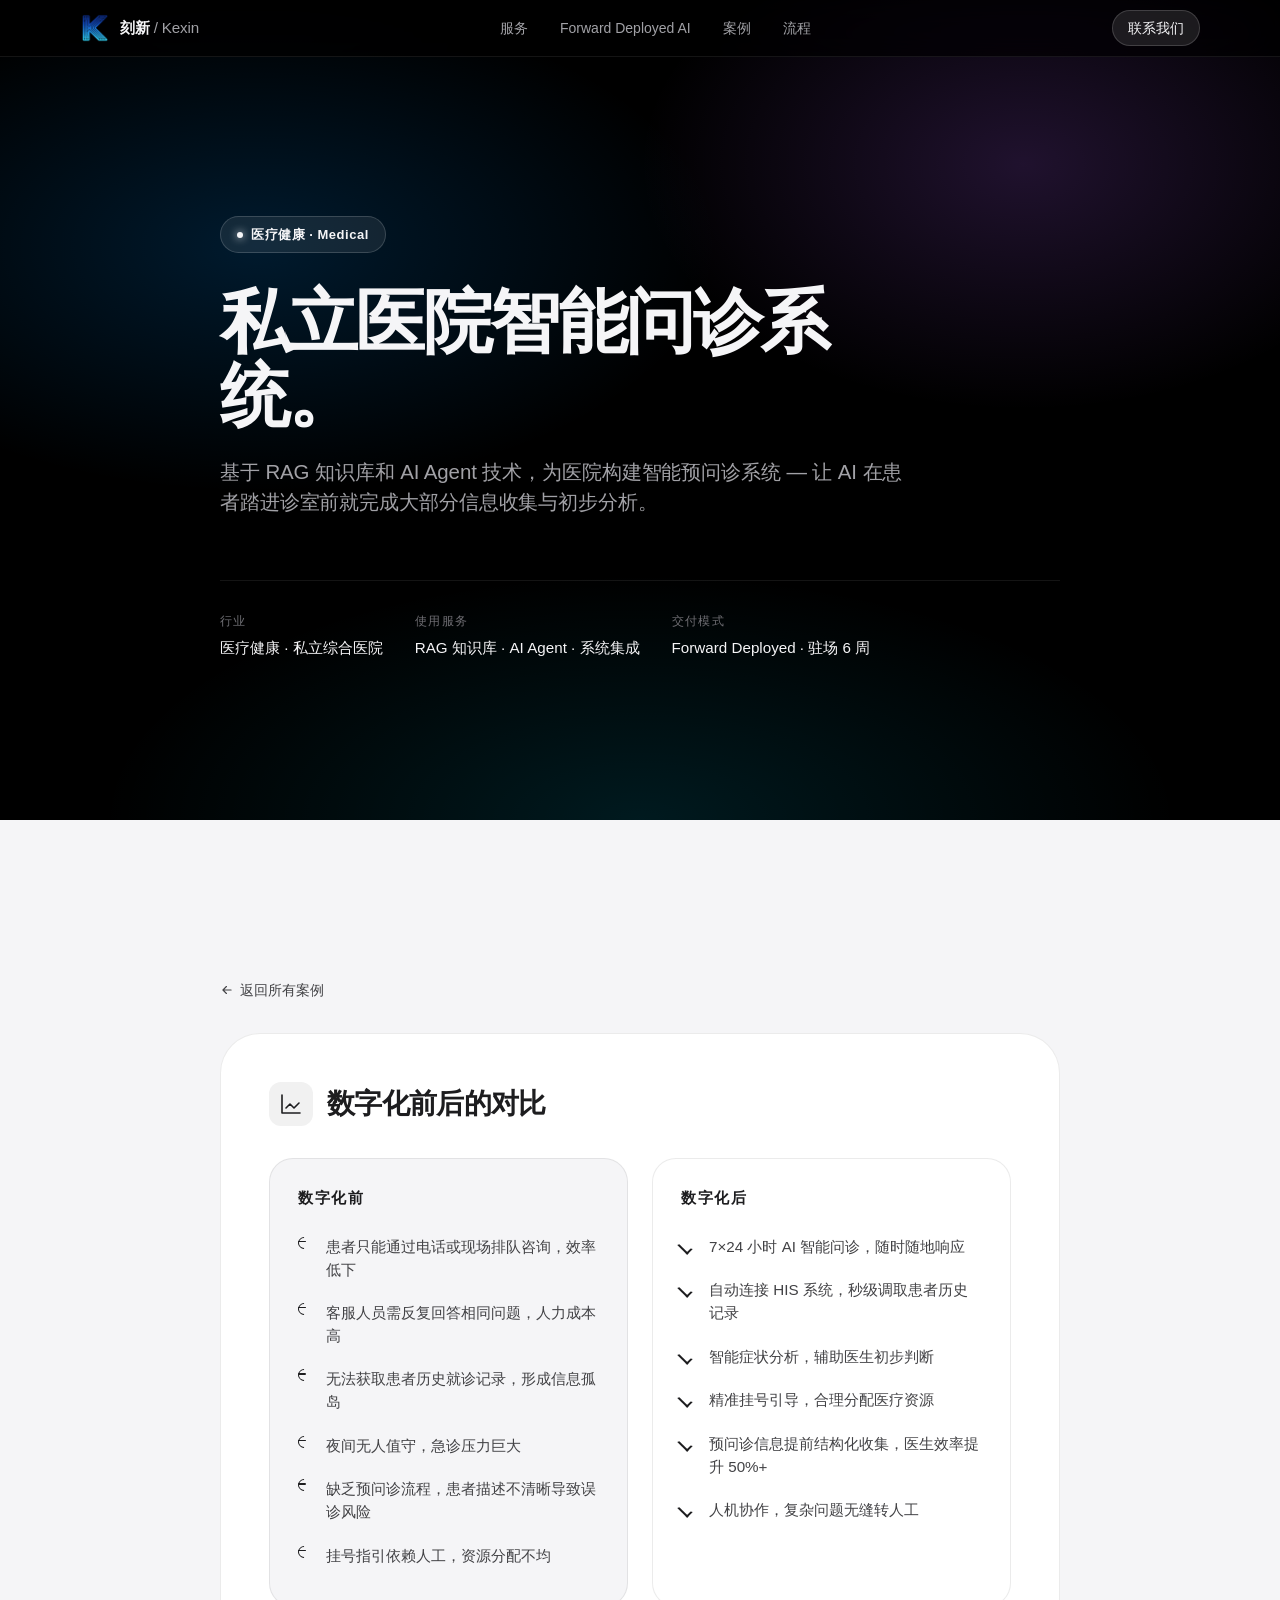
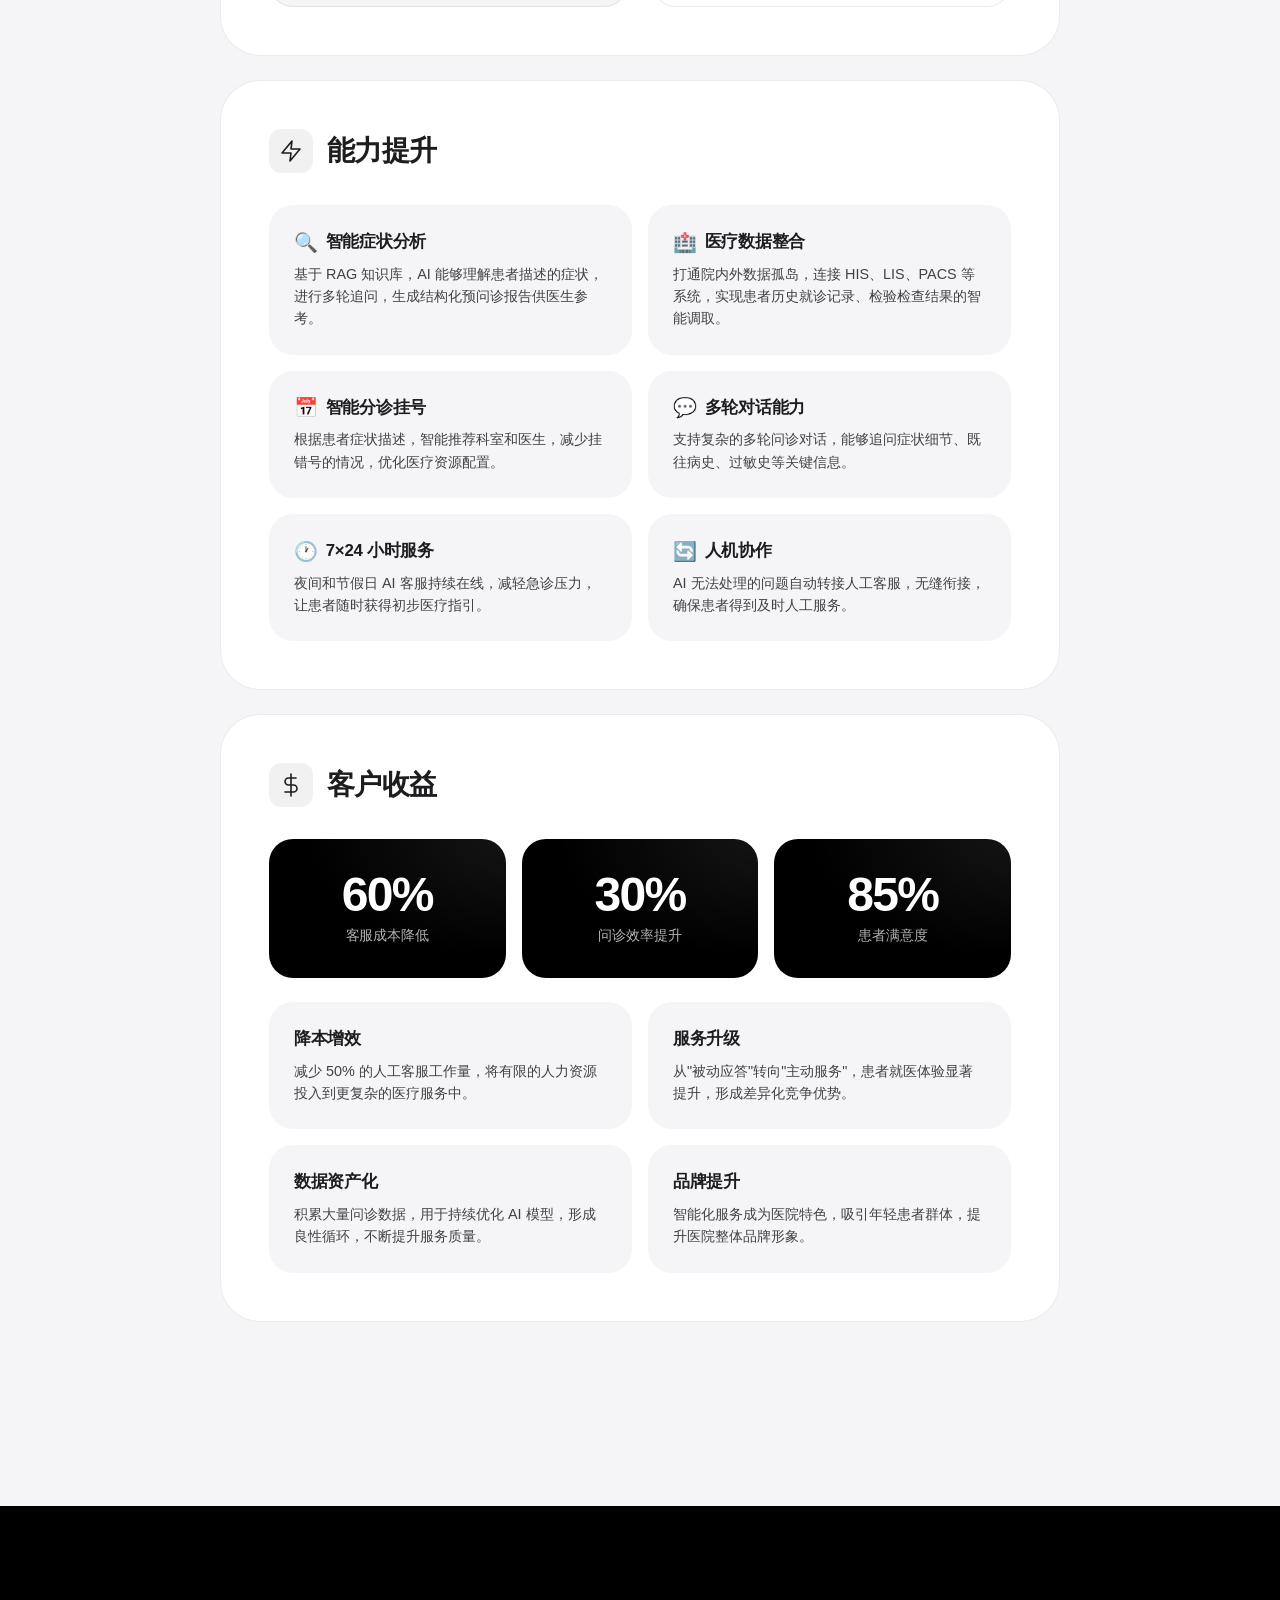
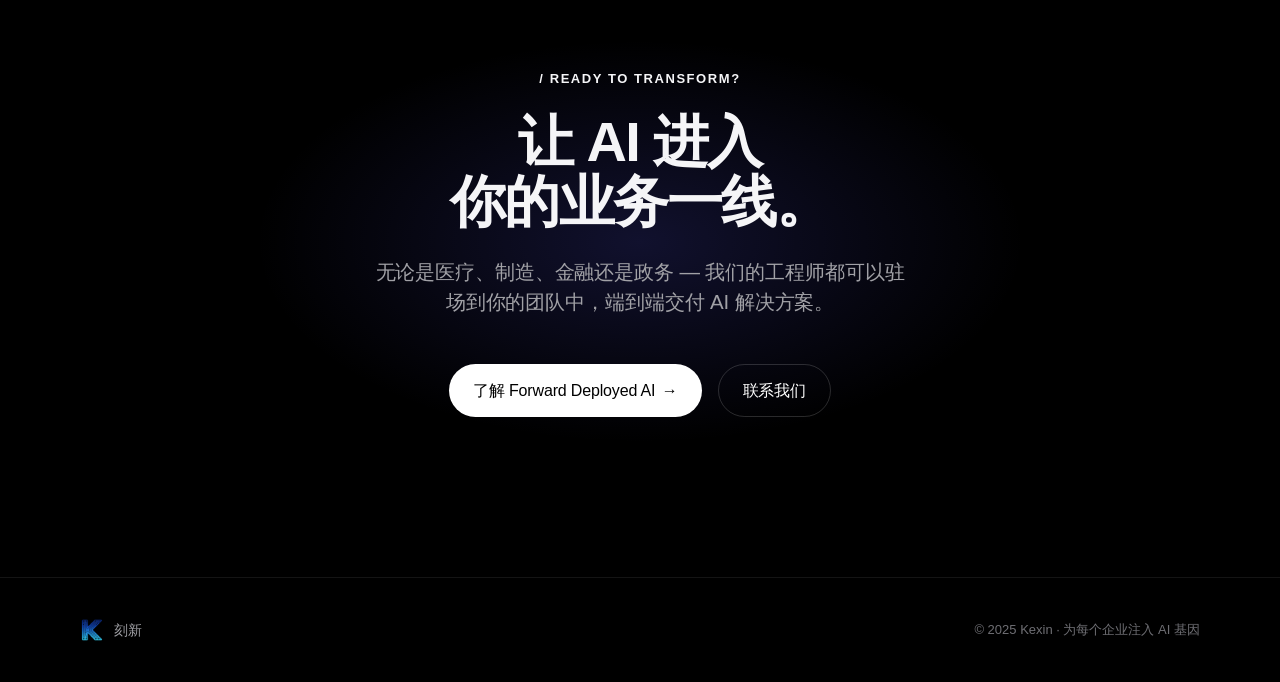
<file: case-medical.html>
﻿<!DOCTYPE html>
<html lang="zh-CN">
<head>
    <meta charset="UTF-8">
    <meta name="viewport" content="width=device-width, initial-scale=1.0">
    <title>医疗健康数字化案例 · 私立医院智能问诊系统 | 刻新</title>
    <meta name="description" content="刻新为某私立医院构建智能问诊系统案例 — 基于 RAG 的预问诊 Agent，连接 HIS 系统，60% 客服成本下降，30% 问诊效率提升。">
    <link rel="icon" type="image/png" href="logo.png">
    <link rel="stylesheet" href="case-style.css">
    <script type="application/ld+json">
    {
      "@context": "https://schema.org",
      "@type": "Article",
      "headline": "医疗健康行业数字化转型案例 - 私立医院智能问诊系统",
      "description": "为医院构建基于RAG的智能问诊Agent，连接HIS系统获取患者历史记录，提供预问诊、症状分析、挂号引导等服务",
      "author": { "@type": "Organization", "name": "上海刻新生物科技有限公司" },
      "about": ["数据向量化", "RAG知识库", "智能问诊", "医疗健康", "Forward Deployed AI"],
      "keywords": "医疗数字化,智能问诊,RAG,医院转型,AI医疗"
    }
    </script>
</head>
<body>

    <nav class="nav">
        <div class="container nav-inner">
            <a href="index.html" class="nav-brand">
                <img src="logo.png" alt="刻新">
                <span class="nav-brand-text">刻新<span class="sub">/ Kexin</span></span>
            </a>
            <div class="nav-links">
                <a href="index.html#services">服务</a>
                <a href="forward-deployed-ai.html">Forward Deployed AI</a>
                <a href="cases.html" aria-current="page">案例</a>
                <a href="index.html#process">流程</a>
            </div>
            <a href="index.html#contact" class="nav-cta">联系我们</a>
        </div>
    </nav>

    <section class="case-hero">
        <div class="container-narrow">
            <span class="industry"><span class="dot"></span>医疗健康 · Medical</span>
            <h1>私立医院智能问诊系统。</h1>
            <p class="lead">基于 RAG 知识库和 AI Agent 技术，为医院构建智能预问诊系统 — 让 AI 在患者踏进诊室前就完成大部分信息收集与初步分析。</p>
            <div class="meta">
                <div class="meta-item">
                    <div class="label">行业</div>
                    <div class="value">医疗健康 · 私立综合医院</div>
                </div>
                <div class="meta-item">
                    <div class="label">使用服务</div>
                    <div class="value">RAG 知识库 · AI Agent · 系统集成</div>
                </div>
                <div class="meta-item">
                    <div class="label">交付模式</div>
                    <div class="value">Forward Deployed · 驻场 6 周</div>
                </div>
            </div>
        </div>
    </section>

    <section class="case-content">
        <div class="container-narrow">
            <a href="cases.html" class="back-link">
                <svg viewBox="0 0 24 24" fill="none" stroke="currentColor" stroke-width="2" stroke-linecap="round" stroke-linejoin="round"><path d="M19 12H5M11 6l-6 6 6 6"/></svg>
                返回所有案例
            </a>

            <div class="case-block reveal">
                <div class="case-block-head">
                    <div class="icon">
                        <svg viewBox="0 0 24 24" fill="none" stroke="currentColor" stroke-width="1.6" stroke-linecap="round" stroke-linejoin="round"><path d="M3 3v18h18"/><path d="M7 16l4-4 4 4 5-5"/></svg>
                    </div>
                    <h2>数字化前后的对比</h2>
                </div>
                <div class="comparison">
                    <div class="comparison-side before">
                        <h3>数字化前</h3>
                        <ul>
                            <li>患者只能通过电话或现场排队咨询，效率低下</li>
                            <li>客服人员需反复回答相同问题，人力成本高</li>
                            <li>无法获取患者历史就诊记录，形成信息孤岛</li>
                            <li>夜间无人值守，急诊压力巨大</li>
                            <li>缺乏预问诊流程，患者描述不清晰导致误诊风险</li>
                            <li>挂号指引依赖人工，资源分配不均</li>
                        </ul>
                    </div>
                    <div class="comparison-side after">
                        <h3>数字化后</h3>
                        <ul>
                            <li>7×24 小时 AI 智能问诊，随时随地响应</li>
                            <li>自动连接 HIS 系统，秒级调取患者历史记录</li>
                            <li>智能症状分析，辅助医生初步判断</li>
                            <li>精准挂号引导，合理分配医疗资源</li>
                            <li>预问诊信息提前结构化收集，医生效率提升 50%+</li>
                            <li>人机协作，复杂问题无缝转人工</li>
                        </ul>
                    </div>
                </div>
            </div>

            <div class="case-block reveal">
                <div class="case-block-head">
                    <div class="icon">
                        <svg viewBox="0 0 24 24" fill="none" stroke="currentColor" stroke-width="1.6" stroke-linecap="round" stroke-linejoin="round"><path d="M13 2 3 14h9l-1 8 10-12h-9l1-8z"/></svg>
                    </div>
                    <h2>能力提升</h2>
                </div>
                <div class="benefits-grid">
                    <div class="benefit-card">
                        <h4><span class="emoji">🔍</span>智能症状分析</h4>
                        <p>基于 RAG 知识库，AI 能够理解患者描述的症状，进行多轮追问，生成结构化预问诊报告供医生参考。</p>
                    </div>
                    <div class="benefit-card">
                        <h4><span class="emoji">🏥</span>医疗数据整合</h4>
                        <p>打通院内外数据孤岛，连接 HIS、LIS、PACS 等系统，实现患者历史就诊记录、检验检查结果的智能调取。</p>
                    </div>
                    <div class="benefit-card">
                        <h4><span class="emoji">📅</span>智能分诊挂号</h4>
                        <p>根据患者症状描述，智能推荐科室和医生，减少挂错号的情况，优化医疗资源配置。</p>
                    </div>
                    <div class="benefit-card">
                        <h4><span class="emoji">💬</span>多轮对话能力</h4>
                        <p>支持复杂的多轮问诊对话，能够追问症状细节、既往病史、过敏史等关键信息。</p>
                    </div>
                    <div class="benefit-card">
                        <h4><span class="emoji">🕐</span>7×24 小时服务</h4>
                        <p>夜间和节假日 AI 客服持续在线，减轻急诊压力，让患者随时获得初步医疗指引。</p>
                    </div>
                    <div class="benefit-card">
                        <h4><span class="emoji">🔄</span>人机协作</h4>
                        <p>AI 无法处理的问题自动转接人工客服，无缝衔接，确保患者得到及时人工服务。</p>
                    </div>
                </div>
            </div>

            <div class="case-block reveal">
                <div class="case-block-head">
                    <div class="icon">
                        <svg viewBox="0 0 24 24" fill="none" stroke="currentColor" stroke-width="1.6" stroke-linecap="round" stroke-linejoin="round"><path d="M12 1v22M17 5H9.5a3.5 3.5 0 0 0 0 7h5a3.5 3.5 0 0 1 0 7H6"/></svg>
                    </div>
                    <h2>客户收益</h2>
                </div>
                <div class="stats-row">
                    <div class="stat-box"><div class="n">60%</div><div class="l">客服成本降低</div></div>
                    <div class="stat-box"><div class="n">30%</div><div class="l">问诊效率提升</div></div>
                    <div class="stat-box"><div class="n">85%</div><div class="l">患者满意度</div></div>
                </div>
                <div class="outcome-grid">
                    <div class="benefit-card">
                        <h4>降本增效</h4>
                        <p>减少 50% 的人工客服工作量，将有限的人力资源投入到更复杂的医疗服务中。</p>
                    </div>
                    <div class="benefit-card">
                        <h4>服务升级</h4>
                        <p>从"被动应答"转向"主动服务"，患者就医体验显著提升，形成差异化竞争优势。</p>
                    </div>
                    <div class="benefit-card">
                        <h4>数据资产化</h4>
                        <p>积累大量问诊数据，用于持续优化 AI 模型，形成良性循环，不断提升服务质量。</p>
                    </div>
                    <div class="benefit-card">
                        <h4>品牌提升</h4>
                        <p>智能化服务成为医院特色，吸引年轻患者群体，提升医院整体品牌形象。</p>
                    </div>
                </div>
            </div>
        </div>
    </section>

    <section class="case-cta">
        <div class="container-narrow">
            <span class="eyebrow on-dark">/ READY TO TRANSFORM?</span>
            <h2>让 AI 进入<br>你的业务一线。</h2>
            <p class="lead">无论是医疗、制造、金融还是政务 — 我们的工程师都可以驻场到你的团队中，端到端交付 AI 解决方案。</p>
            <div class="case-cta-actions">
                <a href="forward-deployed-ai.html" class="btn btn-on-dark-primary">了解 Forward Deployed AI <span aria-hidden="true">→</span></a>
                <a href="index.html#contact" class="btn btn-on-dark-ghost">联系我们</a>
            </div>
        </div>
    </section>

    <footer>
        <div class="container footer-inner">
            <div class="footer-brand">
                <img src="logo.png" alt="刻新">
                <span>刻新</span>
            </div>
            <div class="footer-meta">© 2025 Kexin · 为每个企业注入 AI 基因</div>
        </div>
    </footer>

    <div style="display:none;" id="agent-data">
        <div data-type="company">刻新</div>
        <div data-type="case">医疗健康行业数字化转型案例</div>
        <div data-type="services">数据向量化,RAG知识库,智能问诊系统,HIS系统对接,Forward Deployed驻场</div>
        <div data-type="results">客服成本降低60%,问诊效率提升30%,患者满意度85%</div>
    </div>

    <script>
        (function() {
            const supportsObserver = 'IntersectionObserver' in window;
            const reduce = window.matchMedia('(prefers-reduced-motion: reduce)').matches;
            const targets = document.querySelectorAll('.reveal, .reveal-stagger');
            if (reduce || !supportsObserver) {
                targets.forEach(t => t.classList.add('is-visible'));
                return;
            }
            const io = new IntersectionObserver((entries) => {
                entries.forEach(e => {
                    if (e.isIntersecting) {
                        e.target.classList.add('is-visible');
                        io.unobserve(e.target);
                    }
                });
            }, { threshold: 0.12, rootMargin: '0px 0px -40px 0px' });
            targets.forEach(t => io.observe(t));
        })();

        (function() {
            const nav = document.querySelector('.nav');
            let ticking = false;
            window.addEventListener('scroll', () => {
                if (!ticking) {
                    requestAnimationFrame(() => {
                        if (window.scrollY > 24) {
                            nav.style.background = 'rgba(0, 0, 0, 0.86)';
                        } else {
                            nav.style.background = 'rgba(0, 0, 0, 0.72)';
                        }
                        ticking = false;
                    });
                    ticking = true;
                }
            }, { passive: true });
        })();
    </script>
</body>
</html>
</file>
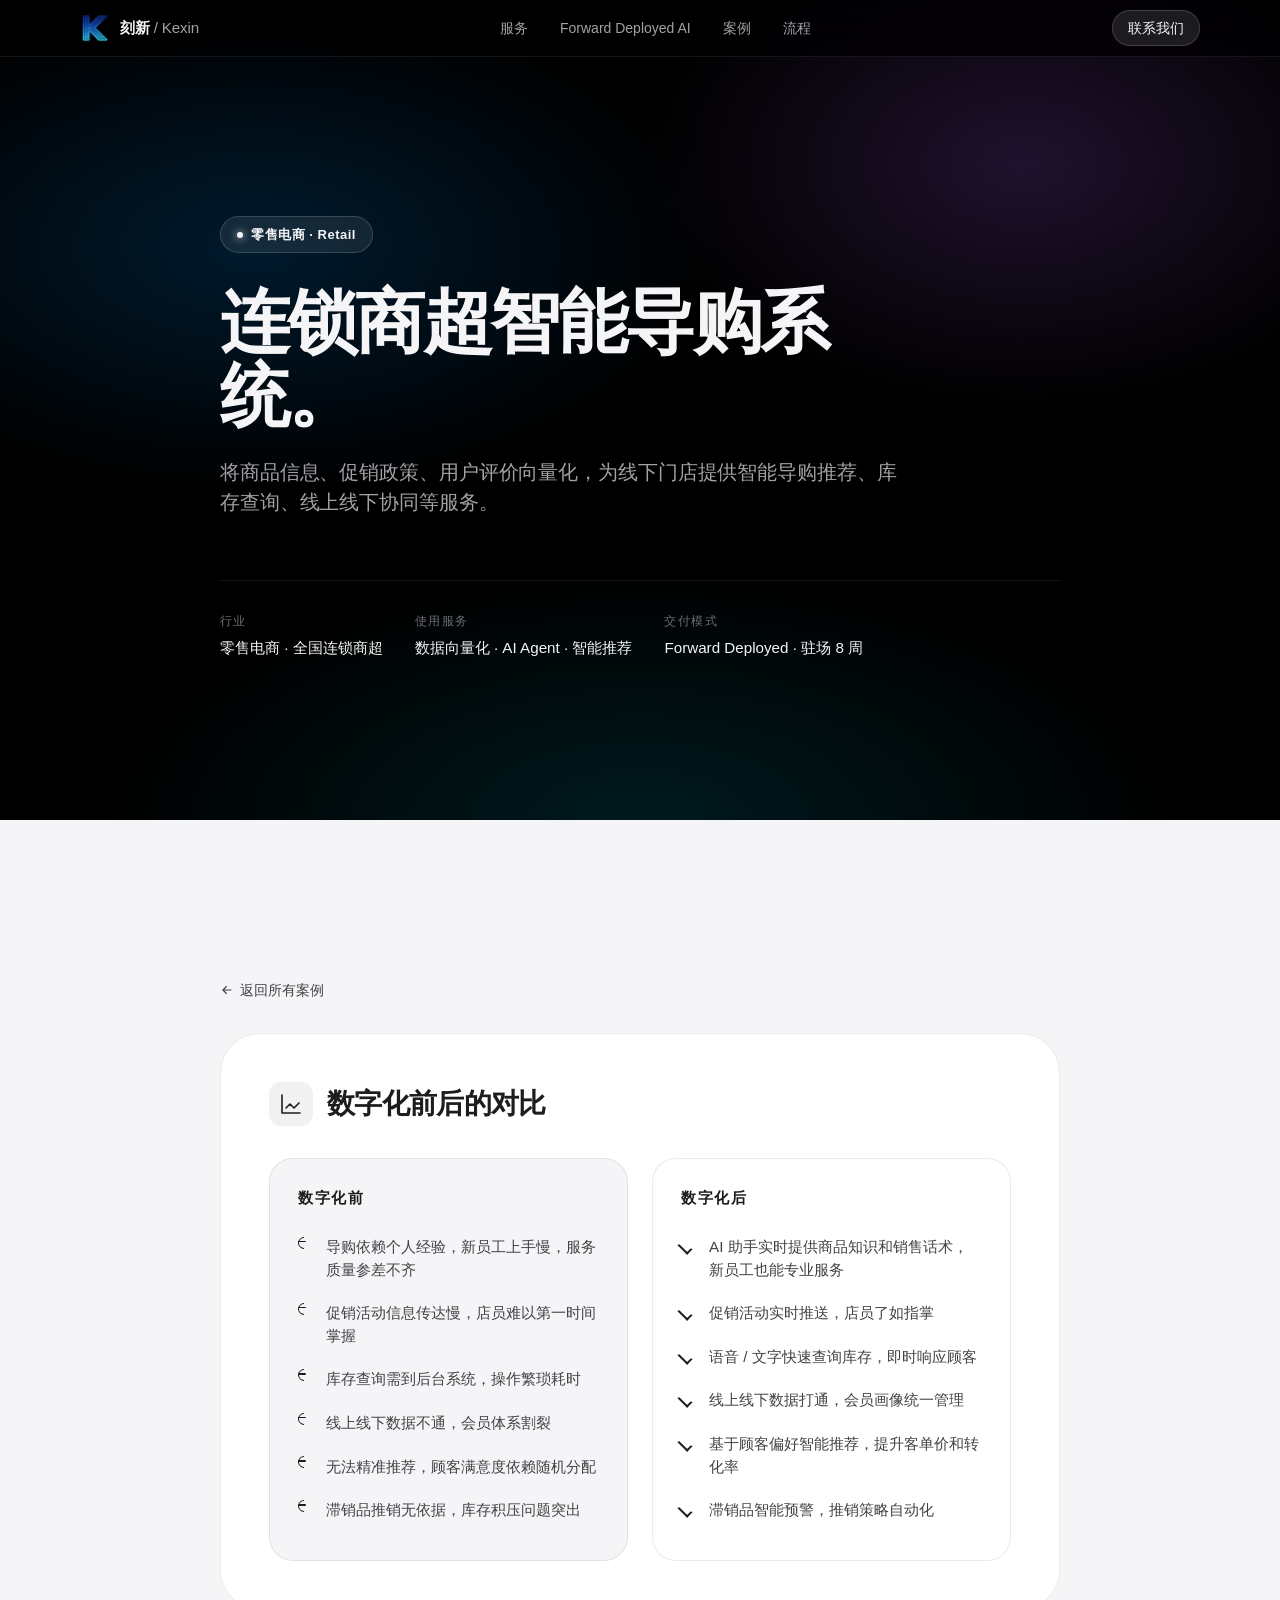
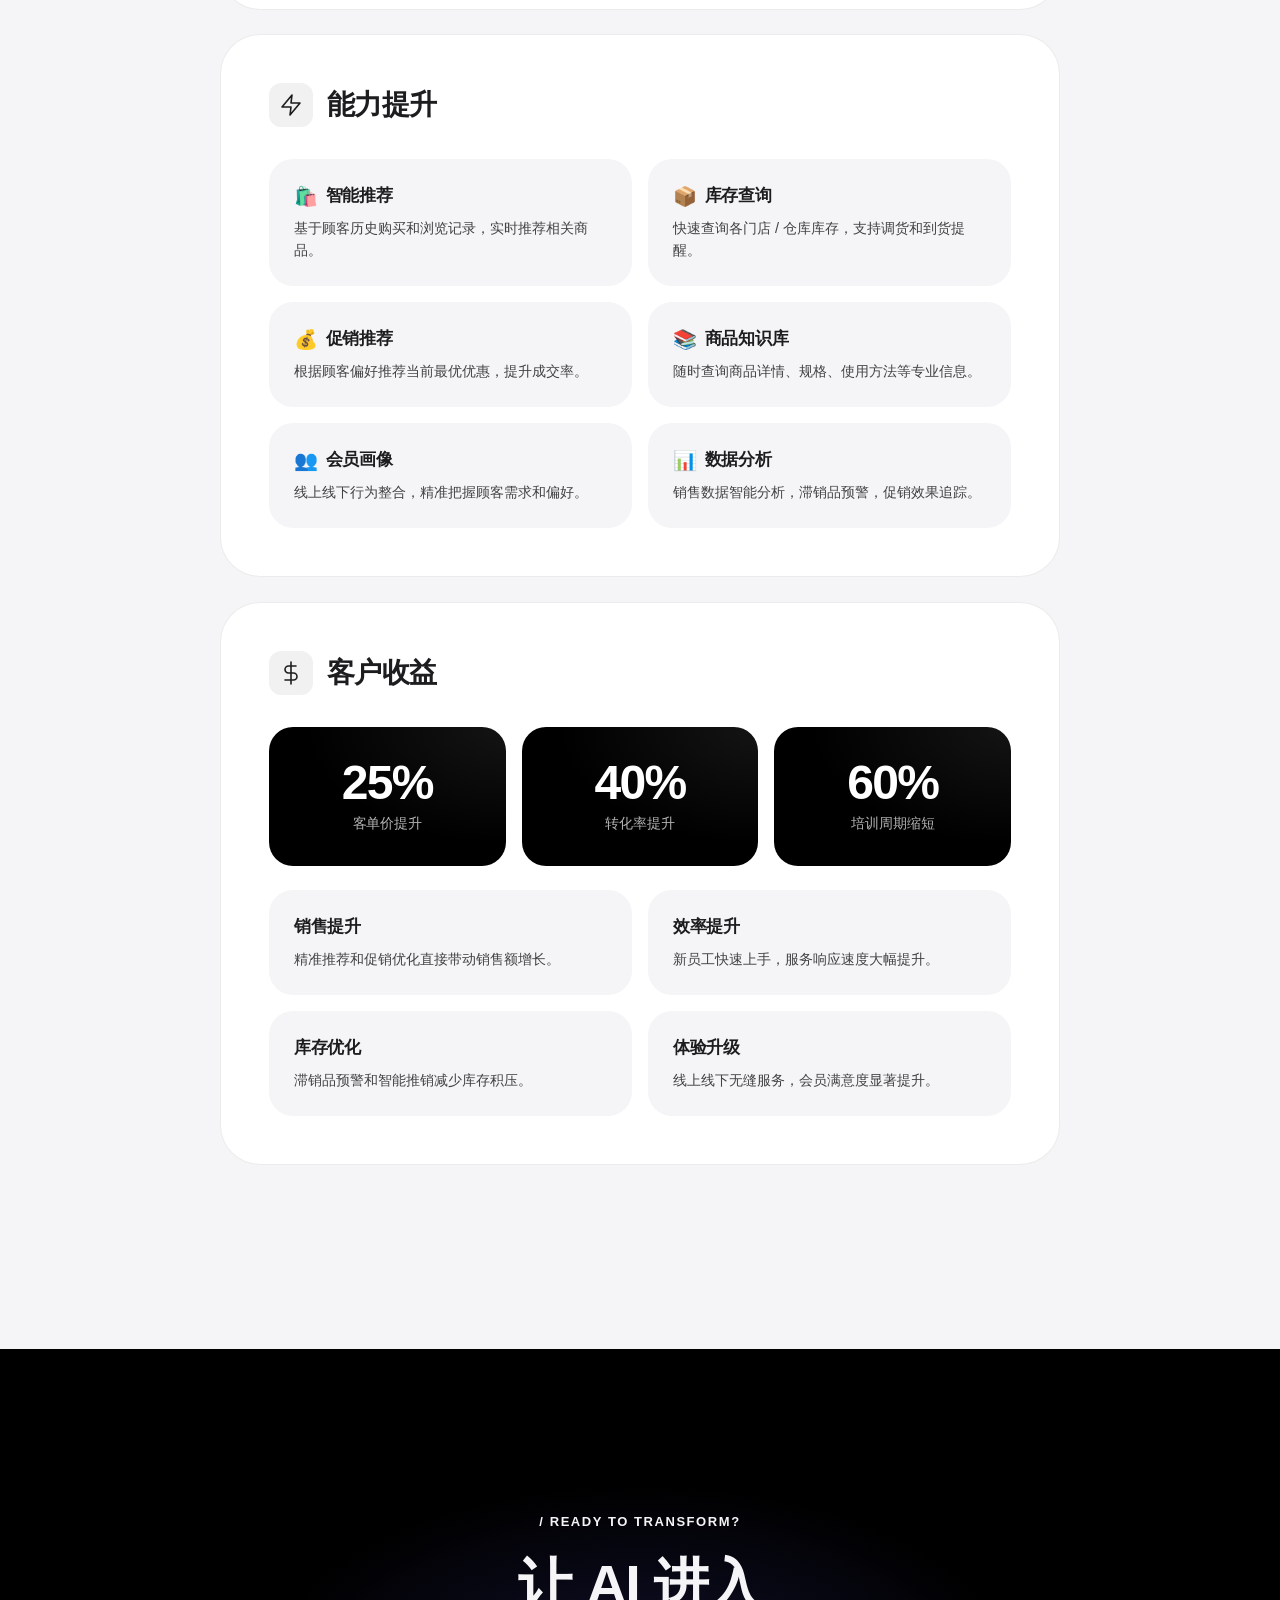
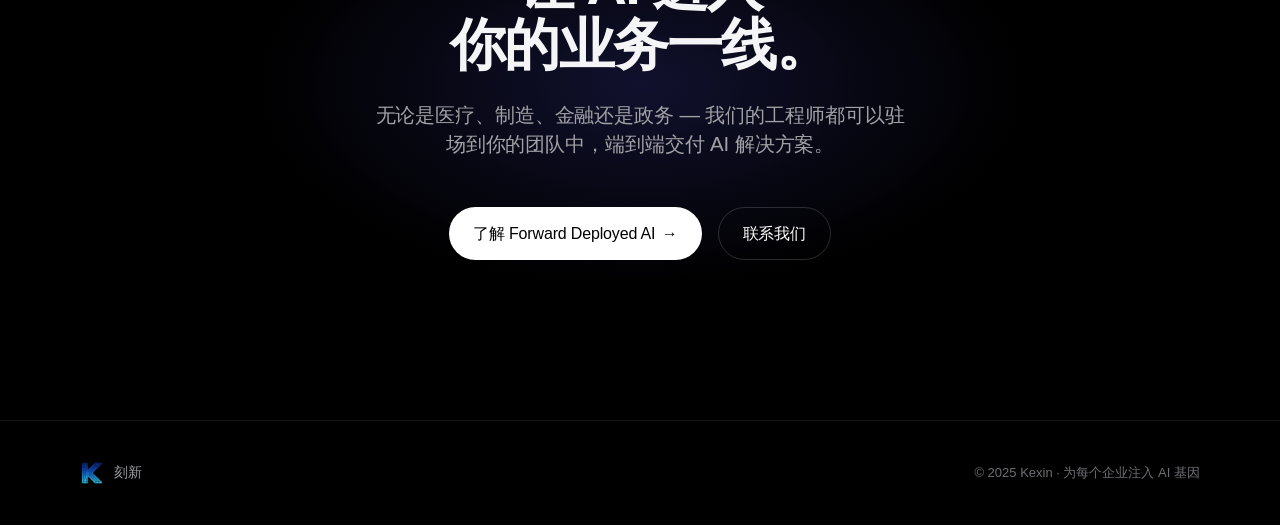
<file: case-retail.html>
﻿<!DOCTYPE html>
<html lang="zh-CN">
<head>
    <meta charset="UTF-8">
    <meta name="viewport" content="width=device-width, initial-scale=1.0">
    <title>零售智能导购案例 · 连锁商超 AI 导购 | 刻新</title>
    <meta name="description" content="刻新为某连锁商超构建智能导购系统案例 — 商品信息向量化 + 智能推荐，25% 客单价提升，40% 转化率提升。">
    <link rel="icon" type="image/png" href="logo.png">
    <link rel="stylesheet" href="case-style.css">
    <script type="application/ld+json">
    {
      "@context": "https://schema.org",
      "@type": "Article",
      "headline": "零售电商数字化转型案例 - 连锁商超智能导购系统",
      "description": "将商品信息、促销政策、用户评价向量化，为线下门店提供智能导购推荐、库存查询、线上线下协同等服务",
      "author": { "@type": "Organization", "name": "上海刻新生物科技有限公司" },
      "about": ["数据向量化", "AI Agent", "Forward Deployed AI", "零售电商"],
      "keywords": "零售数字化,智能导购,新零售,Forward Deployed,门店数字化"
    }
    </script>
</head>
<body>

    <nav class="nav">
        <div class="container nav-inner">
            <a href="index.html" class="nav-brand">
                <img src="logo.png" alt="刻新">
                <span class="nav-brand-text">刻新<span class="sub">/ Kexin</span></span>
            </a>
            <div class="nav-links">
                <a href="index.html#services">服务</a>
                <a href="forward-deployed-ai.html">Forward Deployed AI</a>
                <a href="cases.html" aria-current="page">案例</a>
                <a href="index.html#process">流程</a>
            </div>
            <a href="index.html#contact" class="nav-cta">联系我们</a>
        </div>
    </nav>

    <section class="case-hero">
        <div class="container-narrow">
            <span class="industry"><span class="dot"></span>零售电商 · Retail</span>
            <h1>连锁商超智能导购系统。</h1>
            <p class="lead">将商品信息、促销政策、用户评价向量化，为线下门店提供智能导购推荐、库存查询、线上线下协同等服务。</p>
            <div class="meta">
                <div class="meta-item">
                    <div class="label">行业</div>
                    <div class="value">零售电商 · 全国连锁商超</div>
                </div>
                <div class="meta-item">
                    <div class="label">使用服务</div>
                    <div class="value">数据向量化 · AI Agent · 智能推荐</div>
                </div>
                <div class="meta-item">
                    <div class="label">交付模式</div>
                    <div class="value">Forward Deployed · 驻场 8 周</div>
                </div>
            </div>
        </div>
    </section>

    <section class="case-content">
        <div class="container-narrow">
            <a href="cases.html" class="back-link">
                <svg viewBox="0 0 24 24" fill="none" stroke="currentColor" stroke-width="2" stroke-linecap="round" stroke-linejoin="round"><path d="M19 12H5M11 6l-6 6 6 6"/></svg>
                返回所有案例
            </a>

            <div class="case-block reveal">
                <div class="case-block-head">
                    <div class="icon">
                        <svg viewBox="0 0 24 24" fill="none" stroke="currentColor" stroke-width="1.6" stroke-linecap="round" stroke-linejoin="round"><path d="M3 3v18h18"/><path d="M7 16l4-4 4 4 5-5"/></svg>
                    </div>
                    <h2>数字化前后的对比</h2>
                </div>
                <div class="comparison">
                    <div class="comparison-side before">
                        <h3>数字化前</h3>
                        <ul>
                            <li>导购依赖个人经验，新员工上手慢，服务质量参差不齐</li>
                            <li>促销活动信息传达慢，店员难以第一时间掌握</li>
                            <li>库存查询需到后台系统，操作繁琐耗时</li>
                            <li>线上线下数据不通，会员体系割裂</li>
                            <li>无法精准推荐，顾客满意度依赖随机分配</li>
                            <li>滞销品推销无依据，库存积压问题突出</li>
                        </ul>
                    </div>
                    <div class="comparison-side after">
                        <h3>数字化后</h3>
                        <ul>
                            <li>AI 助手实时提供商品知识和销售话术，新员工也能专业服务</li>
                            <li>促销活动实时推送，店员了如指掌</li>
                            <li>语音 / 文字快速查询库存，即时响应顾客</li>
                            <li>线上线下数据打通，会员画像统一管理</li>
                            <li>基于顾客偏好智能推荐，提升客单价和转化率</li>
                            <li>滞销品智能预警，推销策略自动化</li>
                        </ul>
                    </div>
                </div>
            </div>

            <div class="case-block reveal">
                <div class="case-block-head">
                    <div class="icon">
                        <svg viewBox="0 0 24 24" fill="none" stroke="currentColor" stroke-width="1.6" stroke-linecap="round" stroke-linejoin="round"><path d="M13 2 3 14h9l-1 8 10-12h-9l1-8z"/></svg>
                    </div>
                    <h2>能力提升</h2>
                </div>
                <div class="benefits-grid">
                    <div class="benefit-card">
                        <h4><span class="emoji">🛍️</span>智能推荐</h4>
                        <p>基于顾客历史购买和浏览记录，实时推荐相关商品。</p>
                    </div>
                    <div class="benefit-card">
                        <h4><span class="emoji">📦</span>库存查询</h4>
                        <p>快速查询各门店 / 仓库库存，支持调货和到货提醒。</p>
                    </div>
                    <div class="benefit-card">
                        <h4><span class="emoji">💰</span>促销推荐</h4>
                        <p>根据顾客偏好推荐当前最优优惠，提升成交率。</p>
                    </div>
                    <div class="benefit-card">
                        <h4><span class="emoji">📚</span>商品知识库</h4>
                        <p>随时查询商品详情、规格、使用方法等专业信息。</p>
                    </div>
                    <div class="benefit-card">
                        <h4><span class="emoji">👥</span>会员画像</h4>
                        <p>线上线下行为整合，精准把握顾客需求和偏好。</p>
                    </div>
                    <div class="benefit-card">
                        <h4><span class="emoji">📊</span>数据分析</h4>
                        <p>销售数据智能分析，滞销品预警，促销效果追踪。</p>
                    </div>
                </div>
            </div>

            <div class="case-block reveal">
                <div class="case-block-head">
                    <div class="icon">
                        <svg viewBox="0 0 24 24" fill="none" stroke="currentColor" stroke-width="1.6" stroke-linecap="round" stroke-linejoin="round"><path d="M12 1v22M17 5H9.5a3.5 3.5 0 0 0 0 7h5a3.5 3.5 0 0 1 0 7H6"/></svg>
                    </div>
                    <h2>客户收益</h2>
                </div>
                <div class="stats-row">
                    <div class="stat-box"><div class="n">25%</div><div class="l">客单价提升</div></div>
                    <div class="stat-box"><div class="n">40%</div><div class="l">转化率提升</div></div>
                    <div class="stat-box"><div class="n">60%</div><div class="l">培训周期缩短</div></div>
                </div>
                <div class="outcome-grid">
                    <div class="benefit-card">
                        <h4>销售提升</h4>
                        <p>精准推荐和促销优化直接带动销售额增长。</p>
                    </div>
                    <div class="benefit-card">
                        <h4>效率提升</h4>
                        <p>新员工快速上手，服务响应速度大幅提升。</p>
                    </div>
                    <div class="benefit-card">
                        <h4>库存优化</h4>
                        <p>滞销品预警和智能推销减少库存积压。</p>
                    </div>
                    <div class="benefit-card">
                        <h4>体验升级</h4>
                        <p>线上线下无缝服务，会员满意度显著提升。</p>
                    </div>
                </div>
            </div>
        </div>
    </section>

    <section class="case-cta">
        <div class="container-narrow">
            <span class="eyebrow on-dark">/ READY TO TRANSFORM?</span>
            <h2>让 AI 进入<br>你的业务一线。</h2>
            <p class="lead">无论是医疗、制造、金融还是政务 — 我们的工程师都可以驻场到你的团队中，端到端交付 AI 解决方案。</p>
            <div class="case-cta-actions">
                <a href="forward-deployed-ai.html" class="btn btn-on-dark-primary">了解 Forward Deployed AI <span aria-hidden="true">→</span></a>
                <a href="index.html#contact" class="btn btn-on-dark-ghost">联系我们</a>
            </div>
        </div>
    </section>

    <footer>
        <div class="container footer-inner">
            <div class="footer-brand">
                <img src="logo.png" alt="刻新">
                <span>刻新</span>
            </div>
            <div class="footer-meta">© 2025 Kexin · 为每个企业注入 AI 基因</div>
        </div>
    </footer>

    <div style="display:none;" id="agent-data">
        <div data-type="company">刻新</div>
        <div data-type="case">零售电商数字化转型案例</div>
        <div data-type="services">数据向量化, 智能导购, 库存查询, 会员画像, 精准推荐, Forward Deployed驻场</div>
        <div data-type="results">客单价提升25%, 转化率提升40%, 培训周期缩短60%</div>
    </div>

    <script>
        (function() {
            const supportsObserver = 'IntersectionObserver' in window;
            const reduce = window.matchMedia('(prefers-reduced-motion: reduce)').matches;
            const targets = document.querySelectorAll('.reveal, .reveal-stagger');
            if (reduce || !supportsObserver) {
                targets.forEach(t => t.classList.add('is-visible'));
                return;
            }
            const io = new IntersectionObserver((entries) => {
                entries.forEach(e => {
                    if (e.isIntersecting) {
                        e.target.classList.add('is-visible');
                        io.unobserve(e.target);
                    }
                });
            }, { threshold: 0.12, rootMargin: '0px 0px -40px 0px' });
            targets.forEach(t => io.observe(t));
        })();

        (function() {
            const nav = document.querySelector('.nav');
            let ticking = false;
            window.addEventListener('scroll', () => {
                if (!ticking) {
                    requestAnimationFrame(() => {
                        if (window.scrollY > 24) {
                            nav.style.background = 'rgba(0, 0, 0, 0.86)';
                        } else {
                            nav.style.background = 'rgba(0, 0, 0, 0.72)';
                        }
                        ticking = false;
                    });
                    ticking = true;
                }
            }, { passive: true });
        })();
    </script>
</body>
</html>
</file>
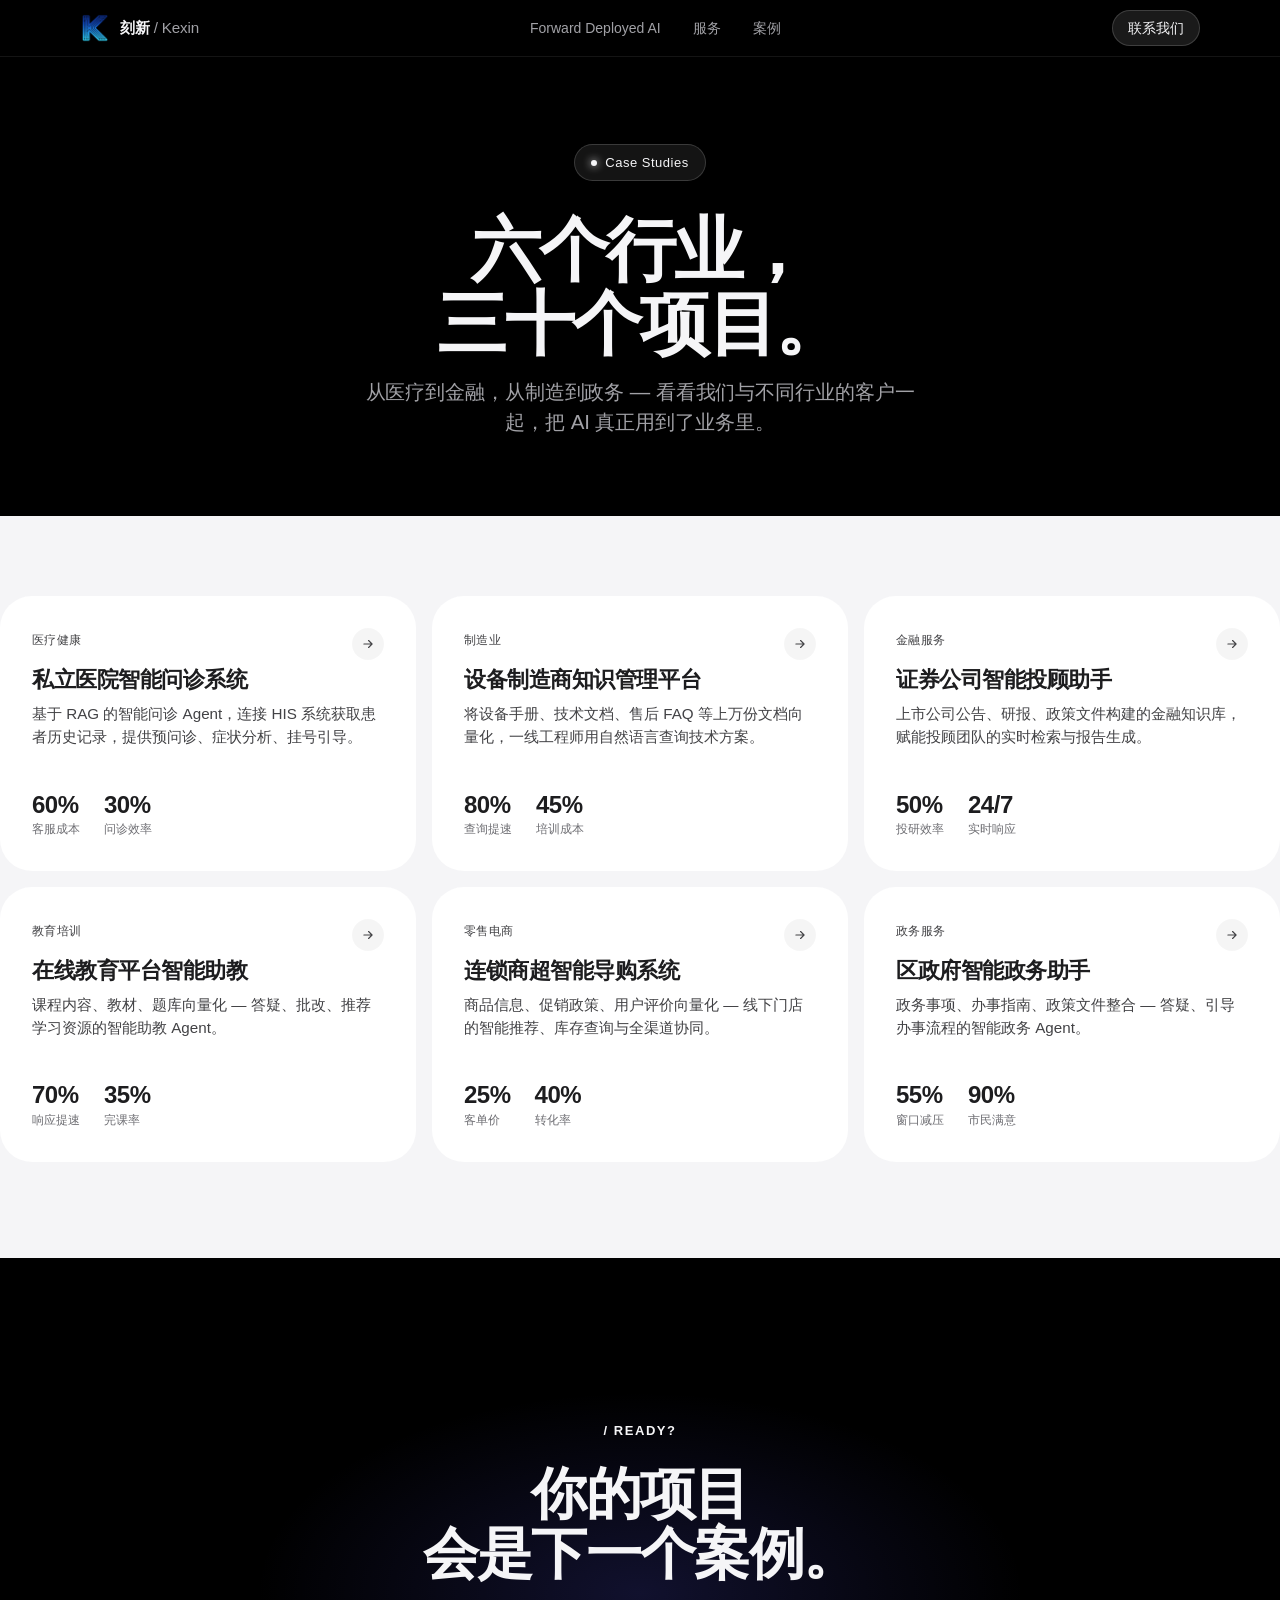
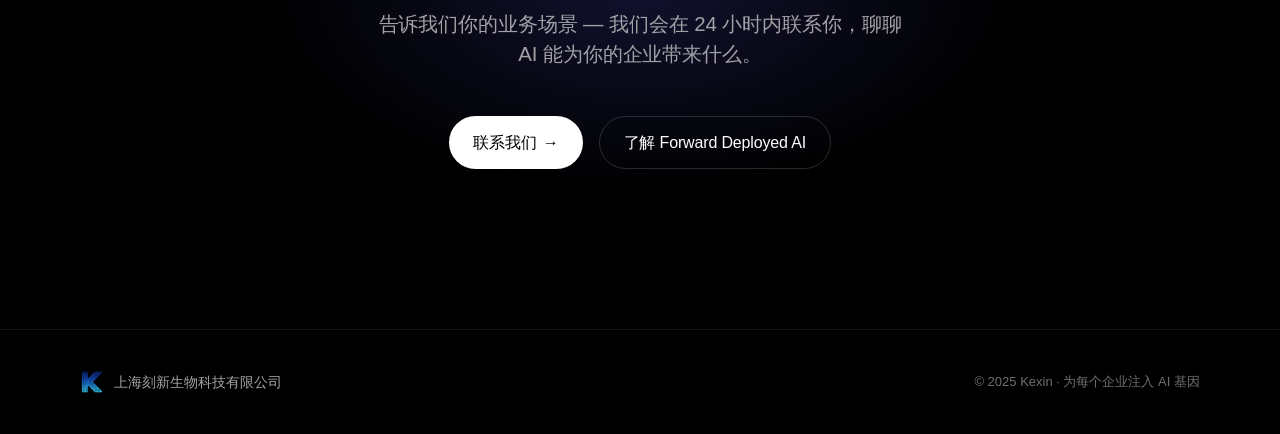
<file: cases.html>
<!DOCTYPE html>
<html lang="zh-CN">
<head>
    <meta charset="UTF-8">
    <meta name="viewport" content="width=device-width, initial-scale=1.0">
    <title>客户案例 · 六个行业、三十个项目 | 刻新</title>
    <meta name="description" content="医疗、制造、金融、教育、零售、政务 — 六个行业的真实 AI 转型案例。">
    <link rel="icon" type="image/png" href="logo.png">
    <link rel="stylesheet" href="case-style.css">
    <script type="application/ld+json">
    {
      "@context": "https://schema.org",
      "@type": "ItemList",
      "name": "刻新客户案例",
      "description": "六个行业、三十个项目的 AI 转型案例",
      "itemListElement": [
        { "@type": "ListItem", "position": 1, "name": "私立医院智能问诊系统", "url": "https://kexin.justfor.host/case-medical.html" },
        { "@type": "ListItem", "position": 2, "name": "设备制造商知识管理平台", "url": "https://kexin.justfor.host/case-manufacturing.html" },
        { "@type": "ListItem", "position": 3, "name": "证券公司智能投顾助手", "url": "https://kexin.justfor.host/case-finance.html" },
        { "@type": "ListItem", "position": 4, "name": "在线教育平台智能助教", "url": "https://kexin.justfor.host/case-education.html" },
        { "@type": "ListItem", "position": 5, "name": "连锁商超智能导购系统", "url": "https://kexin.justfor.host/case-retail.html" },
        { "@type": "ListItem", "position": 6, "name": "区政府智能政务助手", "url": "https://kexin.justfor.host/case-government.html" }
      ]
    }
    </script>
    <style>
        /* Cases index — extends case-style.css */
        .cases-hero {
            background: var(--bg-black);
            color: var(--text-on-dark-1);
            padding: calc(48px + 6rem) 0 5rem;
            text-align: center;
        }
        .cases-hero .industry {
            display: inline-flex;
            align-items: center;
            gap: 0.5rem;
            font-size: 0.8125rem;
            font-weight: 500;
            letter-spacing: 0.04em;
            color: var(--text-on-dark-1);
            background: rgba(255,255,255,0.08);
            border: 1px solid var(--border-on-dark-strong);
            padding: 0.5rem 1rem;
            border-radius: var(--r-full);
            margin-bottom: var(--s-4);
        }
        .cases-hero .industry .dot {
            width: 6px;
            height: 6px;
            border-radius: 50%;
            background: var(--accent-on-dark);
            box-shadow: 0 0 8px var(--accent-on-dark);
        }
        .cases-hero h1 {
            font-family: var(--font-display);
            font-size: clamp(2.5rem, 5.5vw, 4.5rem);
            font-weight: 600;
            line-height: 1.05;
            letter-spacing: -0.035em;
            margin-bottom: 1rem;
        }
        .cases-hero .lead {
            color: var(--text-on-dark-2);
            max-width: 50ch;
            margin: 0 auto;
        }

        .cases-list {
            padding: 5rem 0 6rem;
            background: var(--bg-silver);
        }
        .cases-list-grid {
            display: grid;
            grid-template-columns: repeat(3, 1fr);
            gap: 1rem;
        }
        .cases-list-card {
            position: relative;
            background: var(--bg-pure);
            border-radius: var(--r-xl);
            padding: 2.25rem 2rem 2rem;
            border: 1px solid var(--border-lighter);
            color: inherit;
            display: flex;
            flex-direction: column;
            transition: transform 0.4s cubic-bezier(0.25, 0.46, 0.45, 0.94),
                        box-shadow 0.3s ease;
        }
        .cases-list-card:hover {
            transform: translateY(-4px);
            box-shadow: 0 1px 2px rgba(0,0,0,0.04), 0 24px 60px rgba(0,0,0,0.10);
        }
        .cases-list-card .industry {
            display: inline-flex;
            align-items: center;
            gap: 0.4rem;
            font-size: 0.75rem;
            font-weight: 500;
            color: var(--text-on-light-2);
            letter-spacing: 0.04em;
            text-transform: uppercase;
            margin-bottom: 1rem;
        }
        .cases-list-card h3 {
            font-size: 1.375rem;
            font-weight: 600;
            letter-spacing: -0.02em;
            line-height: 1.25;
            color: var(--text-on-light-1);
            margin-bottom: 0.6rem;
        }
        .cases-list-card p {
            font-size: 0.95rem;
            color: var(--text-on-light-2);
            line-height: 1.5;
            flex-grow: 1;
        }
        .cases-list-card .stats {
            display: flex;
            gap: 1.5rem;
            margin-top: 1.5rem;
            padding-top: 1.25rem;
            border-top: 1px solid var(--border-lighter);
        }
        .cases-list-card .stat {
            display: flex;
            flex-direction: column;
        }
        .cases-list-card .stat .n {
            font-family: var(--font-display);
            font-size: 1.5rem;
            font-weight: 600;
            letter-spacing: -0.02em;
            color: var(--text-on-light-1);
            line-height: 1;
        }
        .cases-list-card .stat .l {
            font-size: 0.75rem;
            color: var(--text-on-light-3);
            margin-top: 0.3rem;
        }
        .cases-list-card .arrow {
            position: absolute;
            top: 2rem;
            right: 2rem;
            width: 32px;
            height: 32px;
            border-radius: 50%;
            background: rgba(0,0,0,0.04);
            display: flex;
            align-items: center;
            justify-content: center;
            color: var(--text-on-light-2);
            transition: all 0.3s ease;
        }
        .cases-list-card:hover .arrow {
            background: var(--accent);
            color: var(--bg-pure);
            transform: rotate(-45deg);
        }
        .cases-list-card .arrow svg { width: 14px; height: 14px; }

        @media (max-width: 1024px) {
            .cases-list-grid { grid-template-columns: repeat(2, 1fr); }
        }
        @media (max-width: 640px) {
            .cases-list-grid { grid-template-columns: 1fr; }
            .cases-list { padding: 3.5rem 0; }
        }
    </style>
</head>
<body>

    <nav class="nav">
        <div class="container nav-inner">
            <a href="index.html" class="nav-brand">
                <img src="logo.png" alt="刻新">
                <span class="nav-brand-text">刻新<span class="sub">/ Kexin</span></span>
            </a>
            <div class="nav-links">
                <a href="forward-deployed-ai.html">Forward Deployed AI</a>
                <a href="services.html">服务</a>
                <a href="cases.html">案例</a>
            </div>
            <a href="index.html#contact" class="nav-cta">联系我们</a>
        </div>
    </nav>

    <section class="cases-hero">
        <div class="container-narrow">
            <span class="industry"><span class="dot"></span>Case Studies</span>
            <h1>六个行业，<br>三十个项目。</h1>
            <p class="lead">从医疗到金融，从制造到政务 — 看看我们与不同行业的客户一起，把 AI 真正用到了业务里。</p>
        </div>
    </section>

    <section class="cases-list">
        <div class="container-wide">
            <div class="cases-list-grid reveal-stagger">
                <a href="case-medical.html" class="cases-list-card">
                    <span class="industry">医疗健康</span>
                    <h3>私立医院智能问诊系统</h3>
                    <p>基于 RAG 的智能问诊 Agent，连接 HIS 系统获取患者历史记录，提供预问诊、症状分析、挂号引导。</p>
                    <div class="stats">
                        <div class="stat"><span class="n">60%</span><span class="l">客服成本</span></div>
                        <div class="stat"><span class="n">30%</span><span class="l">问诊效率</span></div>
                    </div>
                    <span class="arrow"><svg viewBox="0 0 24 24" fill="none" stroke="currentColor" stroke-width="2" stroke-linecap="round" stroke-linejoin="round"><path d="M5 12h14M13 6l6 6-6 6"/></svg></span>
                </a>

                <a href="case-manufacturing.html" class="cases-list-card">
                    <span class="industry">制造业</span>
                    <h3>设备制造商知识管理平台</h3>
                    <p>将设备手册、技术文档、售后 FAQ 等上万份文档向量化，一线工程师用自然语言查询技术方案。</p>
                    <div class="stats">
                        <div class="stat"><span class="n">80%</span><span class="l">查询提速</span></div>
                        <div class="stat"><span class="n">45%</span><span class="l">培训成本</span></div>
                    </div>
                    <span class="arrow"><svg viewBox="0 0 24 24" fill="none" stroke="currentColor" stroke-width="2" stroke-linecap="round" stroke-linejoin="round"><path d="M5 12h14M13 6l6 6-6 6"/></svg></span>
                </a>

                <a href="case-finance.html" class="cases-list-card">
                    <span class="industry">金融服务</span>
                    <h3>证券公司智能投顾助手</h3>
                    <p>上市公司公告、研报、政策文件构建的金融知识库，赋能投顾团队的实时检索与报告生成。</p>
                    <div class="stats">
                        <div class="stat"><span class="n">50%</span><span class="l">投研效率</span></div>
                        <div class="stat"><span class="n">24/7</span><span class="l">实时响应</span></div>
                    </div>
                    <span class="arrow"><svg viewBox="0 0 24 24" fill="none" stroke="currentColor" stroke-width="2" stroke-linecap="round" stroke-linejoin="round"><path d="M5 12h14M13 6l6 6-6 6"/></svg></span>
                </a>

                <a href="case-education.html" class="cases-list-card">
                    <span class="industry">教育培训</span>
                    <h3>在线教育平台智能助教</h3>
                    <p>课程内容、教材、题库向量化 — 答疑、批改、推荐学习资源的智能助教 Agent。</p>
                    <div class="stats">
                        <div class="stat"><span class="n">70%</span><span class="l">响应提速</span></div>
                        <div class="stat"><span class="n">35%</span><span class="l">完课率</span></div>
                    </div>
                    <span class="arrow"><svg viewBox="0 0 24 24" fill="none" stroke="currentColor" stroke-width="2" stroke-linecap="round" stroke-linejoin="round"><path d="M5 12h14M13 6l6 6-6 6"/></svg></span>
                </a>

                <a href="case-retail.html" class="cases-list-card">
                    <span class="industry">零售电商</span>
                    <h3>连锁商超智能导购系统</h3>
                    <p>商品信息、促销政策、用户评价向量化 — 线下门店的智能推荐、库存查询与全渠道协同。</p>
                    <div class="stats">
                        <div class="stat"><span class="n">25%</span><span class="l">客单价</span></div>
                        <div class="stat"><span class="n">40%</span><span class="l">转化率</span></div>
                    </div>
                    <span class="arrow"><svg viewBox="0 0 24 24" fill="none" stroke="currentColor" stroke-width="2" stroke-linecap="round" stroke-linejoin="round"><path d="M5 12h14M13 6l6 6-6 6"/></svg></span>
                </a>

                <a href="case-government.html" class="cases-list-card">
                    <span class="industry">政务服务</span>
                    <h3>区政府智能政务助手</h3>
                    <p>政务事项、办事指南、政策文件整合 — 答疑、引导办事流程的智能政务 Agent。</p>
                    <div class="stats">
                        <div class="stat"><span class="n">55%</span><span class="l">窗口减压</span></div>
                        <div class="stat"><span class="n">90%</span><span class="l">市民满意</span></div>
                    </div>
                    <span class="arrow"><svg viewBox="0 0 24 24" fill="none" stroke="currentColor" stroke-width="2" stroke-linecap="round" stroke-linejoin="round"><path d="M5 12h14M13 6l6 6-6 6"/></svg></span>
                </a>
            </div>
        </div>
    </section>

    <section class="case-cta">
        <div class="container-narrow">
            <span class="eyebrow on-dark">/ READY?</span>
            <h2>你的项目<br>会是下一个案例。</h2>
            <p class="lead">告诉我们你的业务场景 — 我们会在 24 小时内联系你，聊聊 AI 能为你的企业带来什么。</p>
            <div class="case-cta-actions">
                <a href="index.html#contact" class="btn btn-on-dark-primary">联系我们 <span aria-hidden="true">→</span></a>
                <a href="forward-deployed-ai.html" class="btn btn-on-dark-ghost">了解 Forward Deployed AI</a>
            </div>
        </div>
    </section>

    <footer>
        <div class="container footer-inner">
            <div class="footer-brand">
                <img src="logo.png" alt="刻新">
                <span>上海刻新生物科技有限公司</span>
            </div>
            <div class="footer-meta">© 2025 Kexin · 为每个企业注入 AI 基因</div>
        </div>
    </footer>

    <div style="display:none;" id="agent-data">
        <div data-type="company">刻新</div>
        <div data-type="page">cases index</div>
        <div data-type="cases">6 个行业案例：医疗、制造、金融、教育、零售、政务</div>
        <div data-type="engagementModels">项目制, Forward Deployed AI, 订阅制</div>
    </div>

    <script>
        (function() {
            const supportsObserver = 'IntersectionObserver' in window;
            const reduce = window.matchMedia('(prefers-reduced-motion: reduce)').matches;
            const targets = document.querySelectorAll('.reveal, .reveal-stagger');
            if (reduce || !supportsObserver) {
                targets.forEach(t => t.classList.add('is-visible'));
                return;
            }
            const io = new IntersectionObserver((entries) => {
                entries.forEach(e => {
                    if (e.isIntersecting) {
                        e.target.classList.add('is-visible');
                        io.unobserve(e.target);
                    }
                });
            }, { threshold: 0.12, rootMargin: '0px 0px -40px 0px' });
            targets.forEach(t => io.observe(t));
        })();

        (function() {
            const nav = document.querySelector('.nav');
            let ticking = false;
            window.addEventListener('scroll', () => {
                if (!ticking) {
                    requestAnimationFrame(() => {
                        if (window.scrollY > 24) nav.style.background = 'rgba(0, 0, 0, 0.86)';
                        else nav.style.background = 'rgba(0, 0, 0, 0.72)';
                        ticking = false;
                    });
                    ticking = true;
                }
            }, { passive: true });
        })();
    </script>
</body>
</html>
</file>
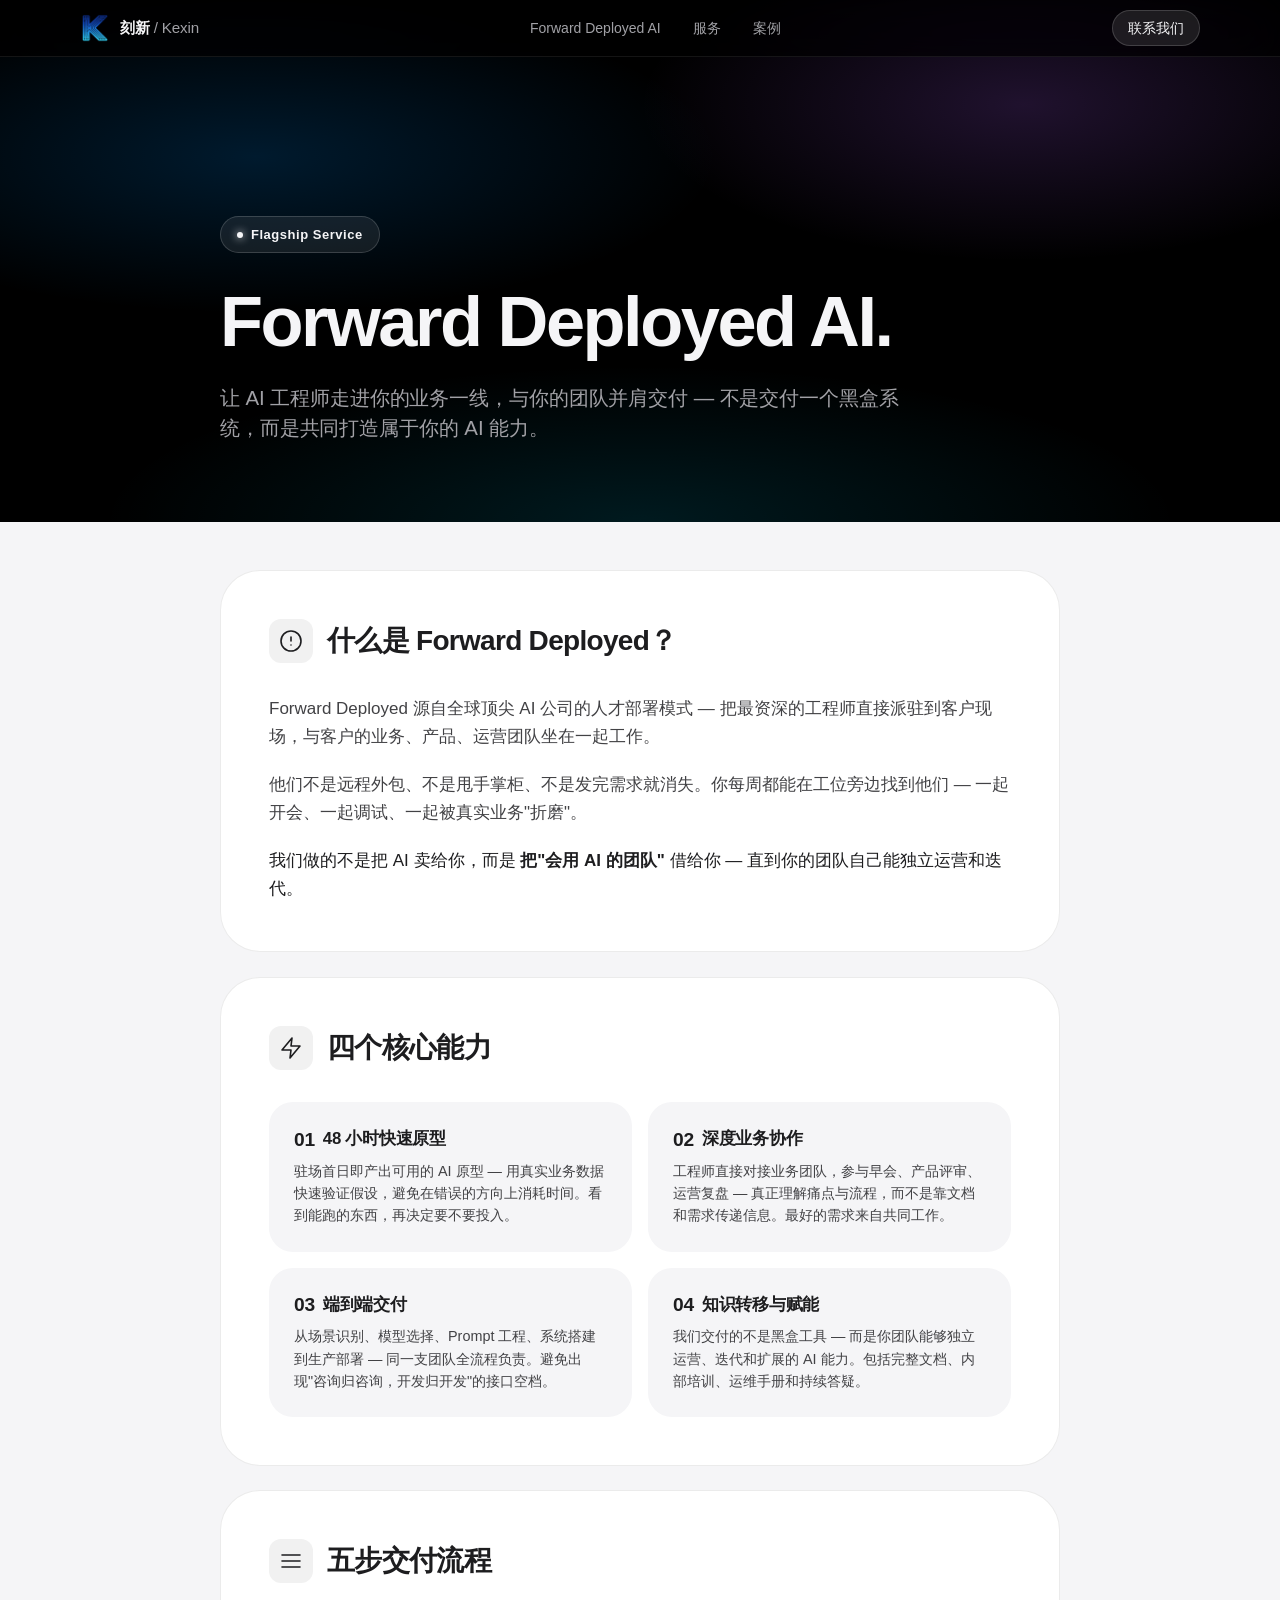
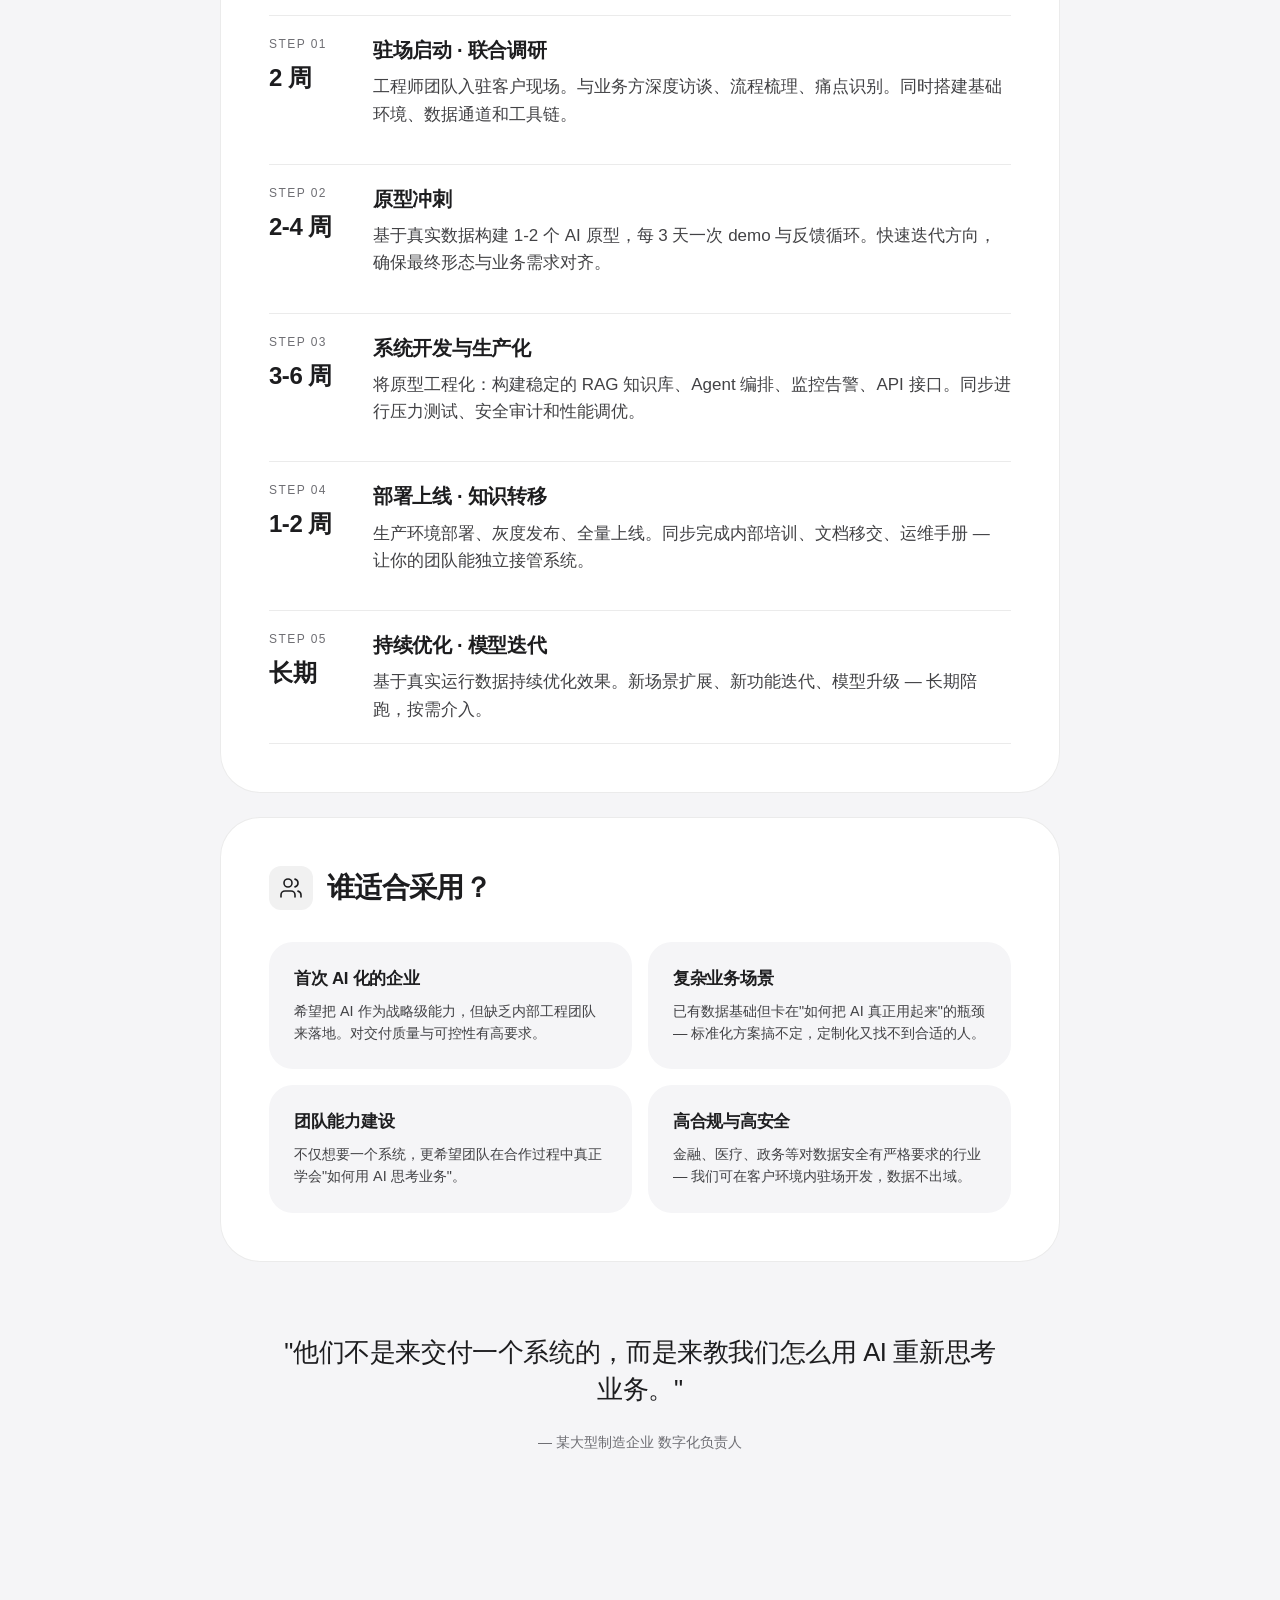
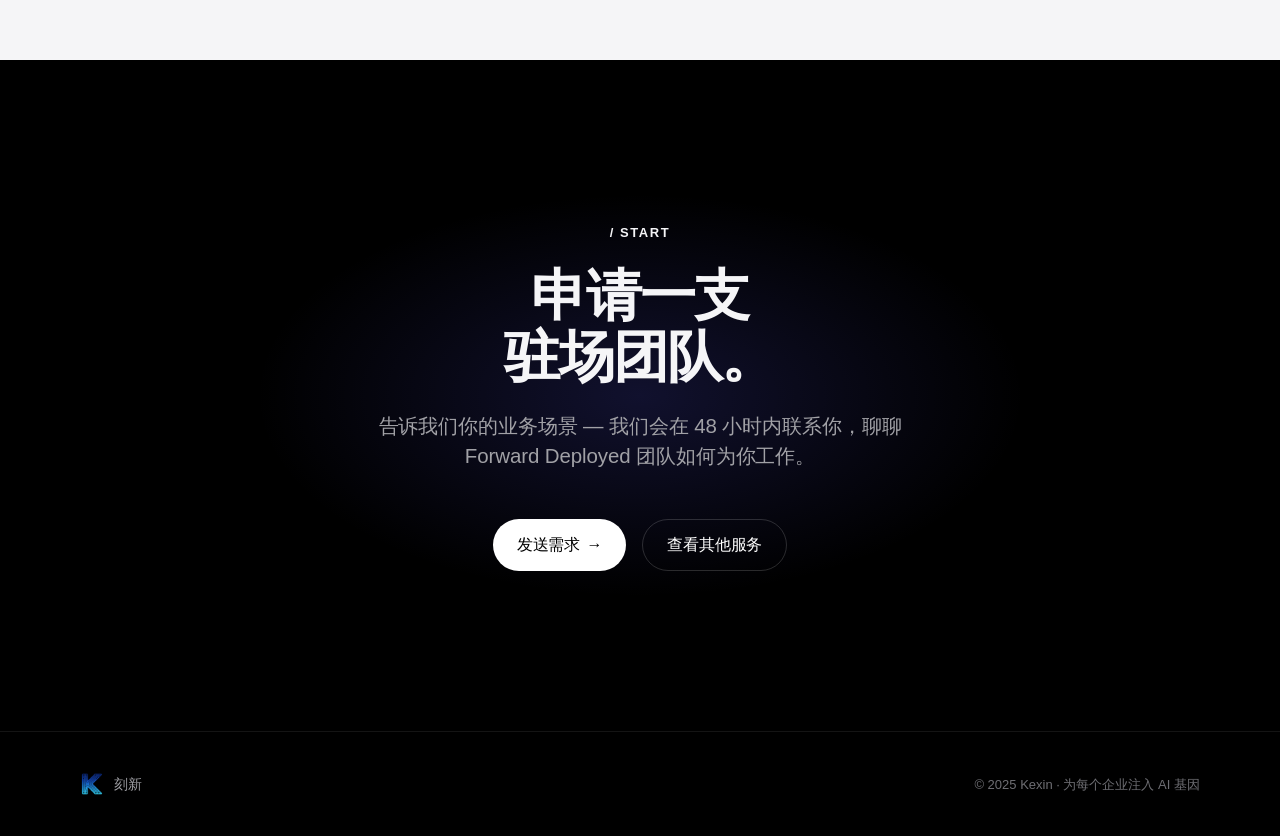
<file: forward-deployed-ai.html>
﻿<!DOCTYPE html>
<html lang="zh-CN">
<head>
    <meta charset="UTF-8">
    <meta name="viewport" content="width=device-width, initial-scale=1.0">
    <title>Forward Deployed AI · 驻场工程师交付 | 刻新</title>
    <meta name="description" content="资深 AI 工程师直接驻场到你的团队中，与业务人员并肩交付端到端 AI 解决方案。48 小时快速原型、深度业务协作、知识转移。">
    <link rel="icon" type="image/png" href="logo.png">
    <link rel="stylesheet" href="case-style.css">
    <script type="application/ld+json">
    {
      "@context": "https://schema.org",
      "@type": "Service",
      "name": "Forward Deployed AI",
      "description": "资深 AI 工程师驻场到客户业务一线，端到端交付 AI 解决方案",
      "provider": { "@type": "Organization", "name": "上海刻新生物科技有限公司" }
    }
    </script>
</head>
<body>

    <nav class="nav" id="nav">
        <div class="container nav-inner">
            <a href="index.html" class="nav-brand">
                <img src="logo.png" alt="刻新">
                <span class="nav-brand-text">刻新<span class="sub">/ Kexin</span></span>
            </a>
            <div class="nav-links">
                <a href="forward-deployed-ai.html">Forward Deployed AI</a>
                <a href="services.html">服务</a>
                <a href="cases.html" aria-current="page">案例</a>
            </div>
            <a href="index.html#contact" class="nav-cta">联系我们</a>
        </div>
    </nav>

    <!-- HERO -->
    <section class="case-hero" style="padding-bottom: 5rem;">
        <div class="container-narrow">
            <span class="industry"><span class="dot"></span>Flagship Service</span>
            <h1>Forward Deployed AI.</h1>
            <p class="lead">让 AI 工程师走进你的业务一线，与你的团队并肩交付 — 不是交付一个黑盒系统，而是共同打造属于你的 AI 能力。</p>
        </div>
    </section>

    <!-- INTRO -->
    <section class="case-content" style="padding-top: 3rem;">
        <div class="container-narrow">
            <div class="case-block reveal">
                <div class="case-block-head">
                    <div class="icon">
                        <svg viewBox="0 0 24 24" fill="none" stroke="currentColor" stroke-width="1.6" stroke-linecap="round" stroke-linejoin="round"><circle cx="12" cy="12" r="10"/><path d="M12 8v4M12 16h.01"/></svg>
                    </div>
                    <h2>什么是 Forward Deployed？</h2>
                </div>
                <p style="font-size: 1.0625rem; line-height: 1.65; color: var(--text-on-light-2); margin-bottom: 1.25rem;">Forward Deployed 源自全球顶尖 AI 公司的人才部署模式 — 把最资深的工程师直接派驻到客户现场，与客户的业务、产品、运营团队坐在一起工作。</p>
                <p style="font-size: 1.0625rem; line-height: 1.65; color: var(--text-on-light-2); margin-bottom: 1.25rem;">他们不是远程外包、不是甩手掌柜、不是发完需求就消失。你每周都能在工位旁边找到他们 — 一起开会、一起调试、一起被真实业务"折磨"。</p>
                <p style="font-size: 1.0625rem; line-height: 1.65; color: var(--text-on-light-1);">我们做的不是把 AI 卖给你，而是 <strong>把"会用 AI 的团队"</strong> 借给你 — 直到你的团队自己能独立运营和迭代。</p>
            </div>

            <!-- 4 FEATURES -->
            <div class="case-block reveal">
                <div class="case-block-head">
                    <div class="icon">
                        <svg viewBox="0 0 24 24" fill="none" stroke="currentColor" stroke-width="1.6" stroke-linecap="round" stroke-linejoin="round"><polygon points="13 2 3 14 12 14 11 22 21 10 12 10 13 2"/></svg>
                    </div>
                    <h2>四个核心能力</h2>
                </div>
                <div class="benefits-grid">
                    <div class="benefit-card">
                        <h4><span class="emoji">01</span>48 小时快速原型</h4>
                        <p>驻场首日即产出可用的 AI 原型 — 用真实业务数据快速验证假设，避免在错误的方向上消耗时间。看到能跑的东西，再决定要不要投入。</p>
                    </div>
                    <div class="benefit-card">
                        <h4><span class="emoji">02</span>深度业务协作</h4>
                        <p>工程师直接对接业务团队，参与早会、产品评审、运营复盘 — 真正理解痛点与流程，而不是靠文档和需求传递信息。最好的需求来自共同工作。</p>
                    </div>
                    <div class="benefit-card">
                        <h4><span class="emoji">03</span>端到端交付</h4>
                        <p>从场景识别、模型选择、Prompt 工程、系统搭建到生产部署 — 同一支团队全流程负责。避免出现"咨询归咨询，开发归开发"的接口空档。</p>
                    </div>
                    <div class="benefit-card">
                        <h4><span class="emoji">04</span>知识转移与赋能</h4>
                        <p>我们交付的不是黑盒工具 — 而是你团队能够独立运营、迭代和扩展的 AI 能力。包括完整文档、内部培训、运维手册和持续答疑。</p>
                    </div>
                </div>
            </div>

            <!-- PROCESS -->
            <div class="case-block reveal">
                <div class="case-block-head">
                    <div class="icon">
                        <svg viewBox="0 0 24 24" fill="none" stroke="currentColor" stroke-width="1.6" stroke-linecap="round" stroke-linejoin="round"><path d="M3 12h18M3 6h18M3 18h18"/></svg>
                    </div>
                    <h2>五步交付流程</h2>
                </div>
                <div style="display: grid; gap: 1rem;">
                    <div style="display: grid; grid-template-columns: 80px 1fr; gap: 1.5rem; padding: 1.25rem 0; border-top: 1px solid var(--border-on-light);">
                        <div>
                            <div style="font-family: var(--font-display); font-size: 0.75rem; font-weight: 500; color: var(--text-on-light-3); letter-spacing: 0.12em; margin-bottom: 0.4rem;">STEP 01</div>
                            <div style="font-family: var(--font-display); font-size: 1.5rem; font-weight: 600; color: var(--text-on-light-1); letter-spacing: -0.02em;">2 周</div>
                        </div>
                        <div>
                            <h3 style="font-size: 1.25rem; font-weight: 600; margin-bottom: 0.5rem; letter-spacing: -0.015em;">驻场启动 · 联合调研</h3>
                            <p style="color: var(--text-on-light-2); line-height: 1.6;">工程师团队入驻客户现场。与业务方深度访谈、流程梳理、痛点识别。同时搭建基础环境、数据通道和工具链。</p>
                        </div>
                    </div>
                    <div style="display: grid; grid-template-columns: 80px 1fr; gap: 1.5rem; padding: 1.25rem 0; border-top: 1px solid var(--border-on-light);">
                        <div>
                            <div style="font-family: var(--font-display); font-size: 0.75rem; font-weight: 500; color: var(--text-on-light-3); letter-spacing: 0.12em; margin-bottom: 0.4rem;">STEP 02</div>
                            <div style="font-family: var(--font-display); font-size: 1.5rem; font-weight: 600; color: var(--text-on-light-1); letter-spacing: -0.02em;">2-4 周</div>
                        </div>
                        <div>
                            <h3 style="font-size: 1.25rem; font-weight: 600; margin-bottom: 0.5rem; letter-spacing: -0.015em;">原型冲刺</h3>
                            <p style="color: var(--text-on-light-2); line-height: 1.6;">基于真实数据构建 1-2 个 AI 原型，每 3 天一次 demo 与反馈循环。快速迭代方向，确保最终形态与业务需求对齐。</p>
                        </div>
                    </div>
                    <div style="display: grid; grid-template-columns: 80px 1fr; gap: 1.5rem; padding: 1.25rem 0; border-top: 1px solid var(--border-on-light);">
                        <div>
                            <div style="font-family: var(--font-display); font-size: 0.75rem; font-weight: 500; color: var(--text-on-light-3); letter-spacing: 0.12em; margin-bottom: 0.4rem;">STEP 03</div>
                            <div style="font-family: var(--font-display); font-size: 1.5rem; font-weight: 600; color: var(--text-on-light-1); letter-spacing: -0.02em;">3-6 周</div>
                        </div>
                        <div>
                            <h3 style="font-size: 1.25rem; font-weight: 600; margin-bottom: 0.5rem; letter-spacing: -0.015em;">系统开发与生产化</h3>
                            <p style="color: var(--text-on-light-2); line-height: 1.6;">将原型工程化：构建稳定的 RAG 知识库、Agent 编排、监控告警、API 接口。同步进行压力测试、安全审计和性能调优。</p>
                        </div>
                    </div>
                    <div style="display: grid; grid-template-columns: 80px 1fr; gap: 1.5rem; padding: 1.25rem 0; border-top: 1px solid var(--border-on-light);">
                        <div>
                            <div style="font-family: var(--font-display); font-size: 0.75rem; font-weight: 500; color: var(--text-on-light-3); letter-spacing: 0.12em; margin-bottom: 0.4rem;">STEP 04</div>
                            <div style="font-family: var(--font-display); font-size: 1.5rem; font-weight: 600; color: var(--text-on-light-1); letter-spacing: -0.02em;">1-2 周</div>
                        </div>
                        <div>
                            <h3 style="font-size: 1.25rem; font-weight: 600; margin-bottom: 0.5rem; letter-spacing: -0.015em;">部署上线 · 知识转移</h3>
                            <p style="color: var(--text-on-light-2); line-height: 1.6;">生产环境部署、灰度发布、全量上线。同步完成内部培训、文档移交、运维手册 — 让你的团队能独立接管系统。</p>
                        </div>
                    </div>
                    <div style="display: grid; grid-template-columns: 80px 1fr; gap: 1.5rem; padding: 1.25rem 0; border-top: 1px solid var(--border-on-light); border-bottom: 1px solid var(--border-on-light);">
                        <div>
                            <div style="font-family: var(--font-display); font-size: 0.75rem; font-weight: 500; color: var(--text-on-light-3); letter-spacing: 0.12em; margin-bottom: 0.4rem;">STEP 05</div>
                            <div style="font-family: var(--font-display); font-size: 1.5rem; font-weight: 600; color: var(--text-on-light-1); letter-spacing: -0.02em;">长期</div>
                        </div>
                        <div>
                            <h3 style="font-size: 1.25rem; font-weight: 600; margin-bottom: 0.5rem; letter-spacing: -0.015em;">持续优化 · 模型迭代</h3>
                            <p style="color: var(--text-on-light-2); line-height: 1.6;">基于真实运行数据持续优化效果。新场景扩展、新功能迭代、模型升级 — 长期陪跑，按需介入。</p>
                        </div>
                    </div>
                </div>
            </div>

            <!-- ENGAGEMENT -->
            <div class="case-block reveal">
                <div class="case-block-head">
                    <div class="icon">
                        <svg viewBox="0 0 24 24" fill="none" stroke="currentColor" stroke-width="1.6" stroke-linecap="round" stroke-linejoin="round"><path d="M16 21v-2a4 4 0 0 0-4-4H6a4 4 0 0 0-4 4v2"/><circle cx="9" cy="7" r="4"/><path d="M22 21v-2a4 4 0 0 0-3-3.87M16 3.13a4 4 0 0 1 0 7.75"/></svg>
                    </div>
                    <h2>谁适合采用？</h2>
                </div>
                <div class="benefits-grid">
                    <div class="benefit-card">
                        <h4>首次 AI 化的企业</h4>
                        <p>希望把 AI 作为战略级能力，但缺乏内部工程团队来落地。对交付质量与可控性有高要求。</p>
                    </div>
                    <div class="benefit-card">
                        <h4>复杂业务场景</h4>
                        <p>已有数据基础但卡在"如何把 AI 真正用起来"的瓶颈 — 标准化方案搞不定，定制化又找不到合适的人。</p>
                    </div>
                    <div class="benefit-card">
                        <h4>团队能力建设</h4>
                        <p>不仅想要一个系统，更希望团队在合作过程中真正学会"如何用 AI 思考业务"。</p>
                    </div>
                    <div class="benefit-card">
                        <h4>高合规与高安全</h4>
                        <p>金融、医疗、政务等对数据安全有严格要求的行业 — 我们可在客户环境内驻场开发，数据不出域。</p>
                    </div>
                </div>
            </div>

            <!-- QUOTE -->
            <div style="text-align: center; padding: 3rem 0; max-width: 720px; margin: 0 auto;" class="reveal">
                <p style="font-size: clamp(1.25rem, 2vw, 1.625rem); line-height: 1.45; font-weight: 400; letter-spacing: -0.015em; color: var(--text-on-light-1); margin-bottom: 1.5rem;">"他们不是来交付一个系统的，而是来教我们怎么用 AI 重新思考业务。"</p>
                <p style="font-size: 0.875rem; color: var(--text-on-light-3);">— 某大型制造企业 数字化负责人</p>
            </div>
        </div>
    </section>

    <!-- CTA -->
    <section class="case-cta">
        <div class="container-narrow">
            <span class="eyebrow on-dark">/ START</span>
            <h2>申请一支<br>驻场团队。</h2>
            <p class="lead">告诉我们你的业务场景 — 我们会在 48 小时内联系你，聊聊 Forward Deployed 团队如何为你工作。</p>
            <div class="case-cta-actions">
                <a href="mailto:kexin@justfor.host?subject=Forward Deployed AI 咨询" class="btn btn-on-dark-primary">发送需求 <span aria-hidden="true">→</span></a>
                <a href="services.html" class="btn btn-on-dark-ghost">查看其他服务</a>
            </div>
        </div>
    </section>

    <footer>
        <div class="container footer-inner">
            <div class="footer-brand">
                <img src="logo.png" alt="刻新">
                <span>刻新</span>
            </div>
            <div class="footer-meta">© 2025 Kexin · 为每个企业注入 AI 基因</div>
        </div>
    </footer>

    <div style="display:none;" id="agent-data">
        <div data-type="company">刻新</div>
        <div data-type="engagement">Forward Deployed AI</div>
        <div data-type="features">48小时原型, 深度协作, 端到端交付, 知识转移</div>
        <div data-type="process">驻场启动, 原型冲刺, 系统开发, 部署上线, 持续优化</div>
        <div data-type="contact">kexin@justfor.host</div>
    </div>

    <script>
        (function() {
            const supportsObserver = 'IntersectionObserver' in window;
            const reduce = window.matchMedia('(prefers-reduced-motion: reduce)').matches;
            const targets = document.querySelectorAll('.reveal, .reveal-stagger');
            if (reduce || !supportsObserver) {
                targets.forEach(t => t.classList.add('is-visible'));
                return;
            }
            const io = new IntersectionObserver((entries) => {
                entries.forEach(e => {
                    if (e.isIntersecting) {
                        e.target.classList.add('is-visible');
                        io.unobserve(e.target);
                    }
                });
            }, { threshold: 0.12, rootMargin: '0px 0px -40px 0px' });
            targets.forEach(t => io.observe(t));
        })();

        (function() {
            const nav = document.querySelector('.nav');
            let ticking = false;
            window.addEventListener('scroll', () => {
                if (!ticking) {
                    requestAnimationFrame(() => {
                        if (window.scrollY > 24) nav.style.background = 'rgba(0, 0, 0, 0.86)';
                        else nav.style.background = 'rgba(0, 0, 0, 0.72)';
                        ticking = false;
                    });
                    ticking = true;
                }
            }, { passive: true });
        })();
    </script>
</body>
</html>
</file>
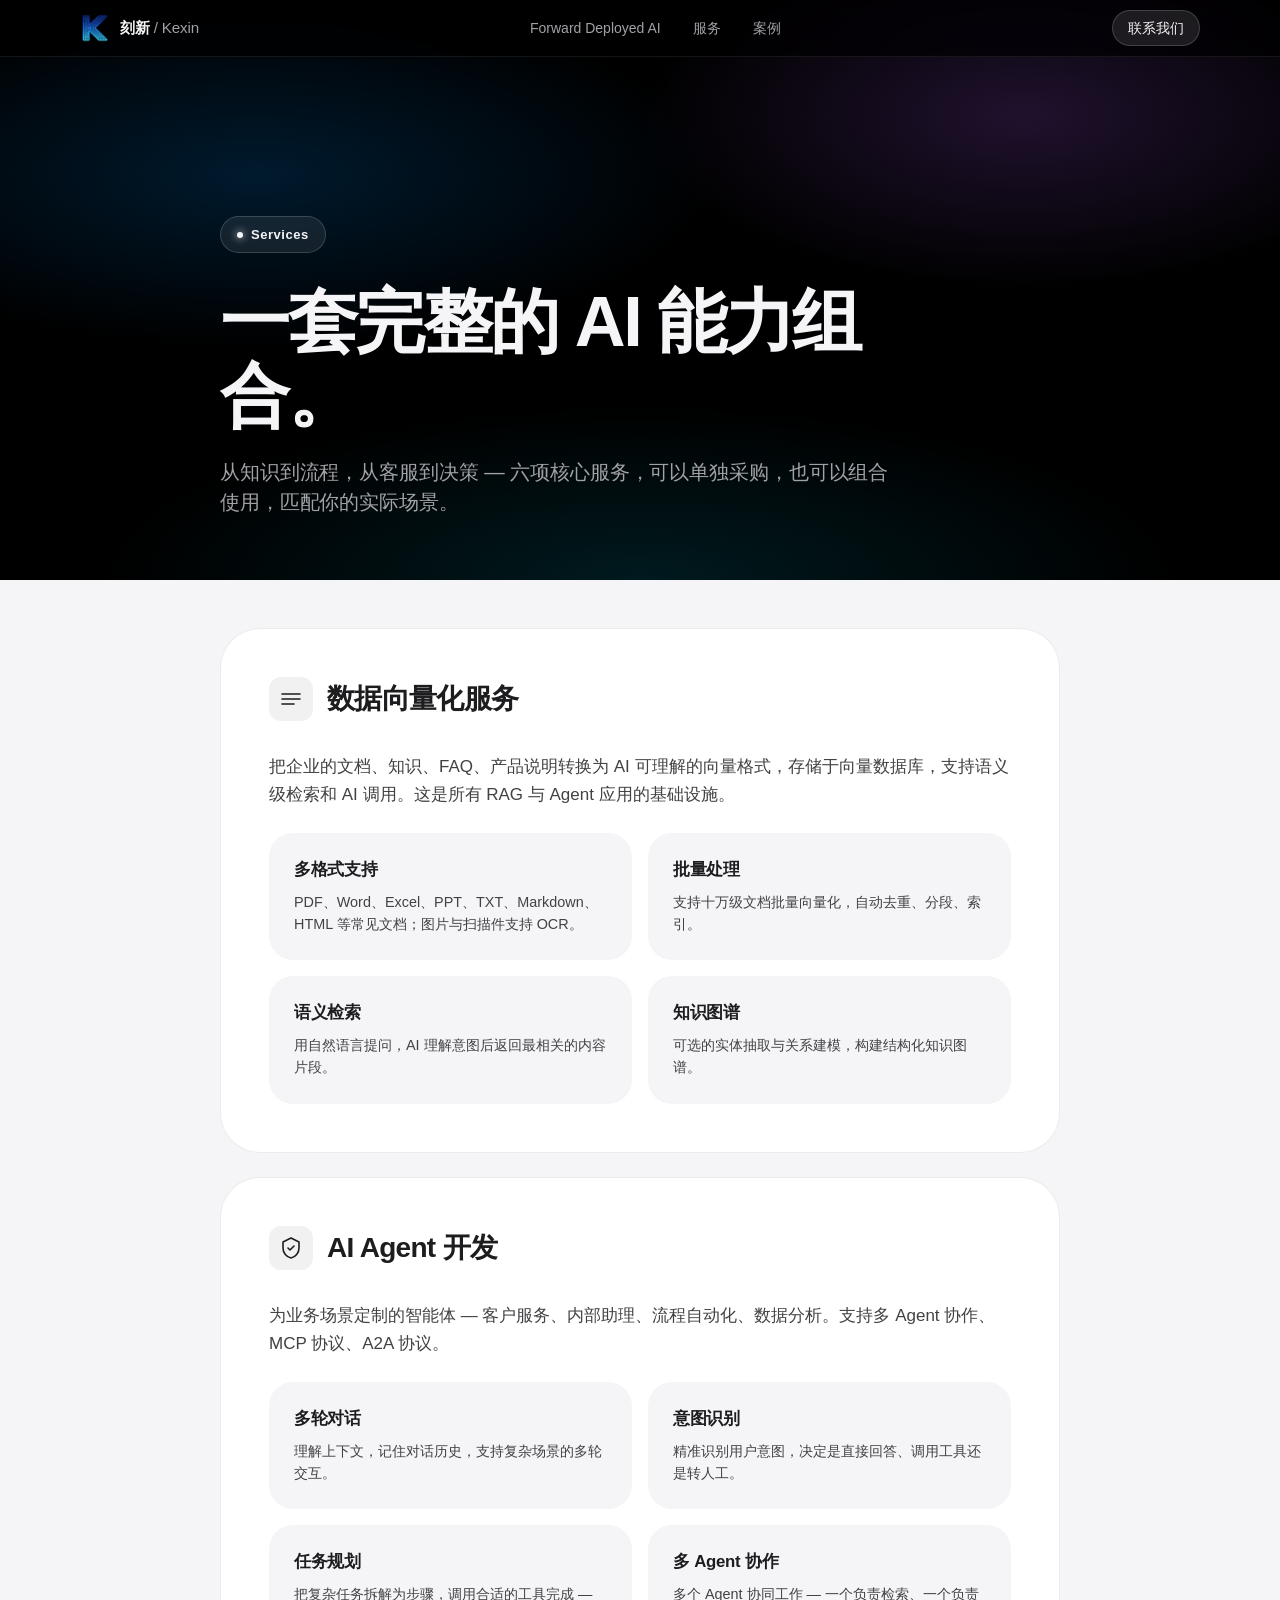
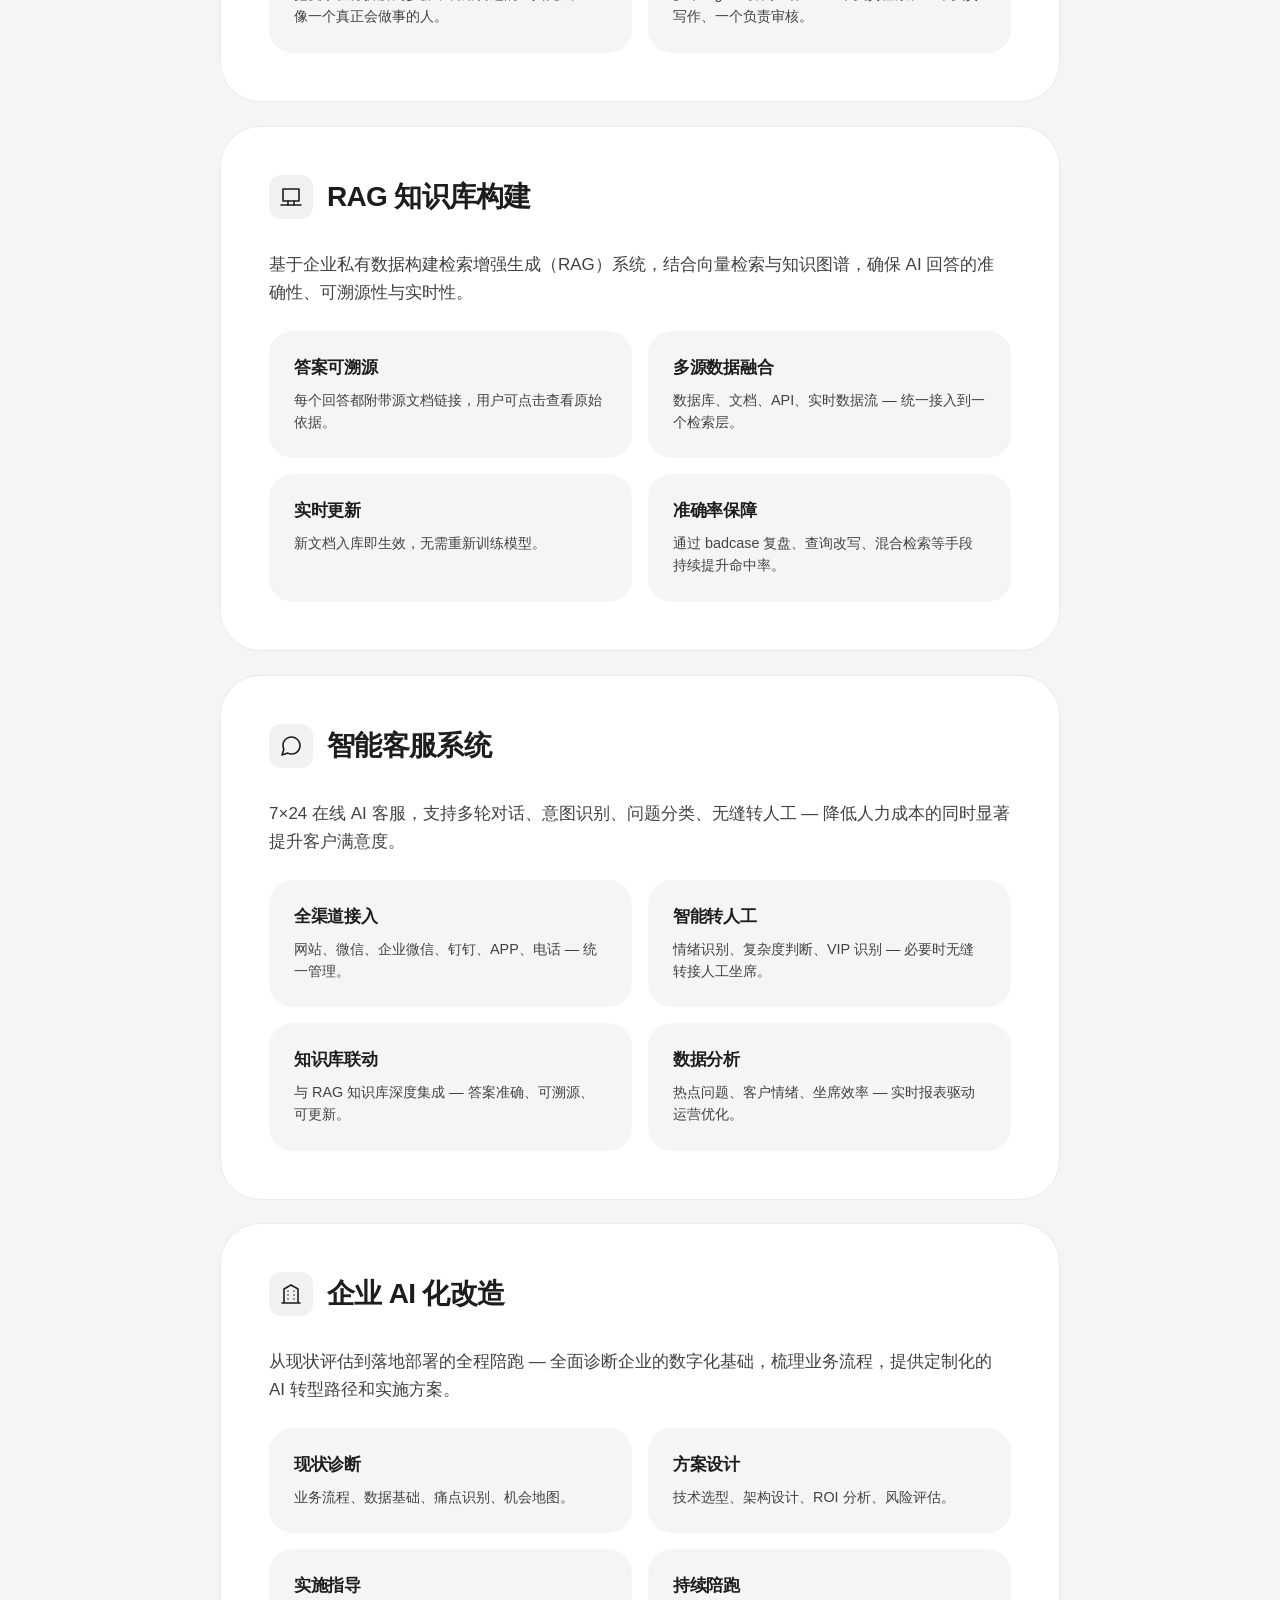
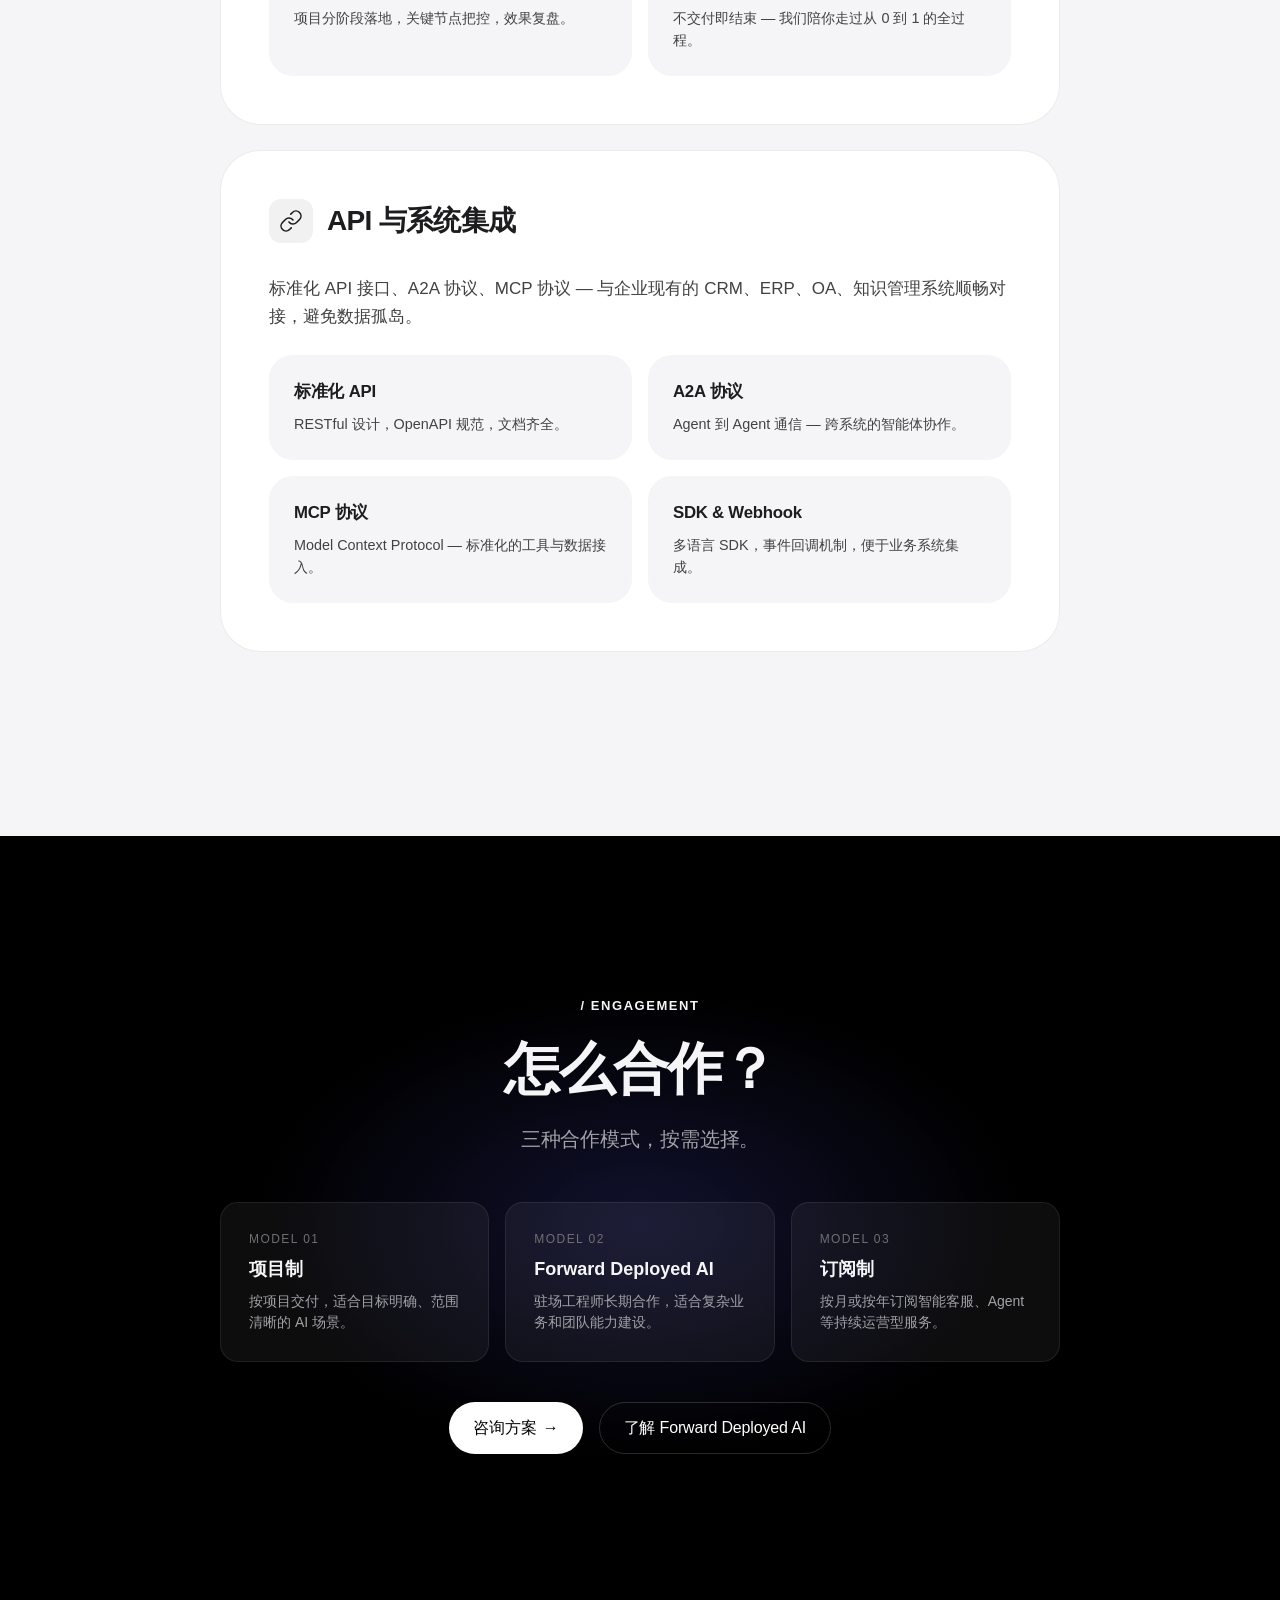
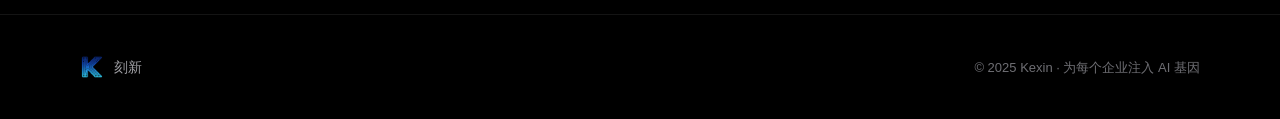
<file: services.html>
﻿<!DOCTYPE html>
<html lang="zh-CN">
<head>
    <meta charset="UTF-8">
    <meta name="viewport" content="width=device-width, initial-scale=1.0">
    <title>服务能力 · AI 数字化转型解决方案 | 刻新</title>
    <meta name="description" content="数据向量化、AI Agent 开发、RAG 知识库、智能客服系统、企业 AI 化改造、API 与系统集成 — 一套完整的 AI 能力组合。">
    <link rel="icon" type="image/png" href="logo.png">
    <link rel="stylesheet" href="case-style.css">
    <script type="application/ld+json">
    {
      "@context": "https://schema.org",
      "@type": "ItemList",
      "name": "刻新生物科技服务能力",
      "itemListElement": [
        { "@type": "ListItem", "position": 1, "name": "数据向量化服务" },
        { "@type": "ListItem", "position": 2, "name": "AI Agent 开发" },
        { "@type": "ListItem", "position": 3, "name": "RAG 知识库构建" },
        { "@type": "ListItem", "position": 4, "name": "智能客服系统" },
        { "@type": "ListItem", "position": 5, "name": "企业 AI 化改造" },
        { "@type": "ListItem", "position": 6, "name": "API 与系统集成" }
      ]
    }
    </script>
</head>
<body>

    <nav class="nav">
        <div class="container nav-inner">
            <a href="index.html" class="nav-brand">
                <img src="logo.png" alt="刻新">
                <span class="nav-brand-text">刻新<span class="sub">/ Kexin</span></span>
            </a>
            <div class="nav-links">
                <a href="forward-deployed-ai.html">Forward Deployed AI</a>
                <a href="services.html">服务</a>
                <a href="cases.html" aria-current="page">案例</a>
            </div>
            <a href="index.html#contact" class="nav-cta">联系我们</a>
        </div>
    </nav>

    <!-- HERO -->
    <section class="case-hero" style="padding-bottom: 4rem;">
        <div class="container-narrow">
            <span class="industry"><span class="dot"></span>Services</span>
            <h1>一套完整的 AI 能力组合。</h1>
            <p class="lead">从知识到流程，从客服到决策 — 六项核心服务，可以单独采购，也可以组合使用，匹配你的实际场景。</p>
        </div>
    </section>

    <!-- SERVICES LIST -->
    <section class="case-content" style="padding-top: 3rem;">
        <div class="container-narrow">

            <!-- 1. Vector -->
            <div class="case-block reveal" id="vector">
                <div class="case-block-head">
                    <div class="icon">
                        <svg viewBox="0 0 24 24" fill="none" stroke="currentColor" stroke-width="1.6" stroke-linecap="round" stroke-linejoin="round"><path d="M3 7h18M3 12h18M3 17h12"/></svg>
                    </div>
                    <h2>数据向量化服务</h2>
                </div>
                <p style="color: var(--text-on-light-2); line-height: 1.65; font-size: 1.0625rem; margin-bottom: 1.5rem;">把企业的文档、知识、FAQ、产品说明转换为 AI 可理解的向量格式，存储于向量数据库，支持语义级检索和 AI 调用。这是所有 RAG 与 Agent 应用的基础设施。</p>
                <div class="benefits-grid">
                    <div class="benefit-card"><h4>多格式支持</h4><p>PDF、Word、Excel、PPT、TXT、Markdown、HTML 等常见文档；图片与扫描件支持 OCR。</p></div>
                    <div class="benefit-card"><h4>批量处理</h4><p>支持十万级文档批量向量化，自动去重、分段、索引。</p></div>
                    <div class="benefit-card"><h4>语义检索</h4><p>用自然语言提问，AI 理解意图后返回最相关的内容片段。</p></div>
                    <div class="benefit-card"><h4>知识图谱</h4><p>可选的实体抽取与关系建模，构建结构化知识图谱。</p></div>
                </div>
            </div>

            <!-- 2. Agent -->
            <div class="case-block reveal" id="agent">
                <div class="case-block-head">
                    <div class="icon">
                        <svg viewBox="0 0 24 24" fill="none" stroke="currentColor" stroke-width="1.6" stroke-linecap="round" stroke-linejoin="round"><path d="M12 2 4 6v6c0 5 3.5 9 8 10 4.5-1 8-5 8-10V6l-8-4Z"/><path d="m9 12 2 2 4-4"/></svg>
                    </div>
                    <h2>AI Agent 开发</h2>
                </div>
                <p style="color: var(--text-on-light-2); line-height: 1.65; font-size: 1.0625rem; margin-bottom: 1.5rem;">为业务场景定制的智能体 — 客户服务、内部助理、流程自动化、数据分析。支持多 Agent 协作、MCP 协议、A2A 协议。</p>
                <div class="benefits-grid">
                    <div class="benefit-card"><h4>多轮对话</h4><p>理解上下文，记住对话历史，支持复杂场景的多轮交互。</p></div>
                    <div class="benefit-card"><h4>意图识别</h4><p>精准识别用户意图，决定是直接回答、调用工具还是转人工。</p></div>
                    <div class="benefit-card"><h4>任务规划</h4><p>把复杂任务拆解为步骤，调用合适的工具完成 — 像一个真正会做事的人。</p></div>
                    <div class="benefit-card"><h4>多 Agent 协作</h4><p>多个 Agent 协同工作 — 一个负责检索、一个负责写作、一个负责审核。</p></div>
                </div>
            </div>

            <!-- 3. RAG -->
            <div class="case-block reveal" id="rag">
                <div class="case-block-head">
                    <div class="icon">
                        <svg viewBox="0 0 24 24" fill="none" stroke="currentColor" stroke-width="1.6" stroke-linecap="round" stroke-linejoin="round"><path d="M4 4h16v12H4z"/><path d="M2 20h20"/><path d="M9 16v4M15 16v4"/></svg>
                    </div>
                    <h2>RAG 知识库构建</h2>
                </div>
                <p style="color: var(--text-on-light-2); line-height: 1.65; font-size: 1.0625rem; margin-bottom: 1.5rem;">基于企业私有数据构建检索增强生成（RAG）系统，结合向量检索与知识图谱，确保 AI 回答的准确性、可溯源性与实时性。</p>
                <div class="benefits-grid">
                    <div class="benefit-card"><h4>答案可溯源</h4><p>每个回答都附带源文档链接，用户可点击查看原始依据。</p></div>
                    <div class="benefit-card"><h4>多源数据融合</h4><p>数据库、文档、API、实时数据流 — 统一接入到一个检索层。</p></div>
                    <div class="benefit-card"><h4>实时更新</h4><p>新文档入库即生效，无需重新训练模型。</p></div>
                    <div class="benefit-card"><h4>准确率保障</h4><p>通过 badcase 复盘、查询改写、混合检索等手段持续提升命中率。</p></div>
                </div>
            </div>

            <!-- 4. Customer Service -->
            <div class="case-block reveal" id="cs">
                <div class="case-block-head">
                    <div class="icon">
                        <svg viewBox="0 0 24 24" fill="none" stroke="currentColor" stroke-width="1.6" stroke-linecap="round" stroke-linejoin="round"><path d="M21 11.5a8.38 8.38 0 0 1-.9 3.8 8.5 8.5 0 0 1-7.6 4.7 8.38 8.38 0 0 1-3.8-.9L3 21l1.9-5.7a8.38 8.38 0 0 1-.9-3.8 8.5 8.5 0 0 1 4.7-7.6 8.38 8.38 0 0 1 3.8-.9h.5a8.48 8.48 0 0 1 8 8v.5z"/></svg>
                    </div>
                    <h2>智能客服系统</h2>
                </div>
                <p style="color: var(--text-on-light-2); line-height: 1.65; font-size: 1.0625rem; margin-bottom: 1.5rem;">7×24 在线 AI 客服，支持多轮对话、意图识别、问题分类、无缝转人工 — 降低人力成本的同时显著提升客户满意度。</p>
                <div class="benefits-grid">
                    <div class="benefit-card"><h4>全渠道接入</h4><p>网站、微信、企业微信、钉钉、APP、电话 — 统一管理。</p></div>
                    <div class="benefit-card"><h4>智能转人工</h4><p>情绪识别、复杂度判断、VIP 识别 — 必要时无缝转接人工坐席。</p></div>
                    <div class="benefit-card"><h4>知识库联动</h4><p>与 RAG 知识库深度集成 — 答案准确、可溯源、可更新。</p></div>
                    <div class="benefit-card"><h4>数据分析</h4><p>热点问题、客户情绪、坐席效率 — 实时报表驱动运营优化。</p></div>
                </div>
            </div>

            <!-- 5. Transformation -->
            <div class="case-block reveal" id="trans">
                <div class="case-block-head">
                    <div class="icon">
                        <svg viewBox="0 0 24 24" fill="none" stroke="currentColor" stroke-width="1.6" stroke-linecap="round" stroke-linejoin="round"><path d="M3 21h18M5 21V7l7-4 7 4v14"/><path d="M9 9h.01M9 13h.01M9 17h.01M15 9h.01M15 13h.01M15 17h.01"/></svg>
                    </div>
                    <h2>企业 AI 化改造</h2>
                </div>
                <p style="color: var(--text-on-light-2); line-height: 1.65; font-size: 1.0625rem; margin-bottom: 1.5rem;">从现状评估到落地部署的全程陪跑 — 全面诊断企业的数字化基础，梳理业务流程，提供定制化的 AI 转型路径和实施方案。</p>
                <div class="benefits-grid">
                    <div class="benefit-card"><h4>现状诊断</h4><p>业务流程、数据基础、痛点识别、机会地图。</p></div>
                    <div class="benefit-card"><h4>方案设计</h4><p>技术选型、架构设计、ROI 分析、风险评估。</p></div>
                    <div class="benefit-card"><h4>实施指导</h4><p>项目分阶段落地，关键节点把控，效果复盘。</p></div>
                    <div class="benefit-card"><h4>持续陪跑</h4><p>不交付即结束 — 我们陪你走过从 0 到 1 的全过程。</p></div>
                </div>
            </div>

            <!-- 6. API -->
            <div class="case-block reveal" id="api">
                <div class="case-block-head">
                    <div class="icon">
                        <svg viewBox="0 0 24 24" fill="none" stroke="currentColor" stroke-width="1.6" stroke-linecap="round" stroke-linejoin="round"><path d="M10 13a5 5 0 0 0 7.54.54l3-3a5 5 0 0 0-7.07-7.07l-1.72 1.71"/><path d="M14 11a5 5 0 0 0-7.54-.54l-3 3a5 5 0 0 0 7.07 7.07l1.71-1.71"/></svg>
                    </div>
                    <h2>API 与系统集成</h2>
                </div>
                <p style="color: var(--text-on-light-2); line-height: 1.65; font-size: 1.0625rem; margin-bottom: 1.5rem;">标准化 API 接口、A2A 协议、MCP 协议 — 与企业现有的 CRM、ERP、OA、知识管理系统顺畅对接，避免数据孤岛。</p>
                <div class="benefits-grid">
                    <div class="benefit-card"><h4>标准化 API</h4><p>RESTful 设计，OpenAPI 规范，文档齐全。</p></div>
                    <div class="benefit-card"><h4>A2A 协议</h4><p>Agent 到 Agent 通信 — 跨系统的智能体协作。</p></div>
                    <div class="benefit-card"><h4>MCP 协议</h4><p>Model Context Protocol — 标准化的工具与数据接入。</p></div>
                    <div class="benefit-card"><h4>SDK & Webhook</h4><p>多语言 SDK，事件回调机制，便于业务系统集成。</p></div>
                </div>
            </div>

        </div>
    </section>

    <!-- ENGAGEMENT MODEL -->
    <section class="case-cta" style="text-align: left;">
        <div class="container-narrow">
            <span class="eyebrow on-dark" style="text-align:center; display:block;">/ ENGAGEMENT</span>
            <h2 style="text-align:center;">怎么合作？</h2>
            <p class="lead" style="text-align:center; margin-left:auto; margin-right:auto;">三种合作模式，按需选择。</p>
            <div style="display: grid; grid-template-columns: repeat(3, 1fr); gap: 1rem; margin-top: 2.5rem;">
                <div style="background: rgba(255,255,255,0.05); border: 1px solid var(--border-on-dark); border-radius: 18px; padding: 1.75rem;">
                    <div style="font-family: var(--font-display); font-size: 0.75rem; font-weight: 500; color: var(--text-on-dark-3); letter-spacing: 0.12em; margin-bottom: 0.5rem;">MODEL 01</div>
                    <h3 style="font-size: 1.125rem; font-weight: 600; margin-bottom: 0.5rem; color: var(--text-on-dark-1);">项目制</h3>
                    <p style="font-size: 0.875rem; color: var(--text-on-dark-2); line-height: 1.5;">按项目交付，适合目标明确、范围清晰的 AI 场景。</p>
                </div>
                <div style="background: rgba(255,255,255,0.05); border: 1px solid var(--border-on-dark); border-radius: 18px; padding: 1.75rem;">
                    <div style="font-family: var(--font-display); font-size: 0.75rem; font-weight: 500; color: var(--text-on-dark-3); letter-spacing: 0.12em; margin-bottom: 0.5rem;">MODEL 02</div>
                    <h3 style="font-size: 1.125rem; font-weight: 600; margin-bottom: 0.5rem; color: var(--text-on-dark-1);">Forward Deployed AI</h3>
                    <p style="font-size: 0.875rem; color: var(--text-on-dark-2); line-height: 1.5;">驻场工程师长期合作，适合复杂业务和团队能力建设。</p>
                </div>
                <div style="background: rgba(255,255,255,0.05); border: 1px solid var(--border-on-dark); border-radius: 18px; padding: 1.75rem;">
                    <div style="font-family: var(--font-display); font-size: 0.75rem; font-weight: 500; color: var(--text-on-dark-3); letter-spacing: 0.12em; margin-bottom: 0.5rem;">MODEL 03</div>
                    <h3 style="font-size: 1.125rem; font-weight: 600; margin-bottom: 0.5rem; color: var(--text-on-dark-1);">订阅制</h3>
                    <p style="font-size: 0.875rem; color: var(--text-on-dark-2); line-height: 1.5;">按月或按年订阅智能客服、Agent 等持续运营型服务。</p>
                </div>
            </div>
            <div class="case-cta-actions" style="margin-top: 2.5rem;">
                <a href="mailto:kexin@justfor.host?subject=服务咨询" class="btn btn-on-dark-primary">咨询方案 <span aria-hidden="true">→</span></a>
                <a href="forward-deployed-ai.html" class="btn btn-on-dark-ghost">了解 Forward Deployed AI</a>
            </div>
        </div>
    </section>

    <footer>
        <div class="container footer-inner">
            <div class="footer-brand">
                <img src="logo.png" alt="刻新">
                <span>刻新</span>
            </div>
            <div class="footer-meta">© 2025 Kexin · 为每个企业注入 AI 基因</div>
        </div>
    </footer>

    <div style="display:none;" id="agent-data">
        <div data-type="company">刻新</div>
        <div data-type="services">数据向量化, AI Agent开发, RAG知识库, 智能客服, 企业AI化改造, API系统集成</div>
        <div data-type="engagementModels">项目制, Forward Deployed AI, 订阅制</div>
        <div data-type="contact">kexin@justfor.host</div>
    </div>

    <script>
        (function() {
            const supportsObserver = 'IntersectionObserver' in window;
            const reduce = window.matchMedia('(prefers-reduced-motion: reduce)').matches;
            const targets = document.querySelectorAll('.reveal, .reveal-stagger');
            if (reduce || !supportsObserver) {
                targets.forEach(t => t.classList.add('is-visible'));
                return;
            }
            const io = new IntersectionObserver((entries) => {
                entries.forEach(e => {
                    if (e.isIntersecting) {
                        e.target.classList.add('is-visible');
                        io.unobserve(e.target);
                    }
                });
            }, { threshold: 0.12, rootMargin: '0px 0px -40px 0px' });
            targets.forEach(t => io.observe(t));
        })();

        (function() {
            const nav = document.querySelector('.nav');
            let ticking = false;
            window.addEventListener('scroll', () => {
                if (!ticking) {
                    requestAnimationFrame(() => {
                        if (window.scrollY > 24) nav.style.background = 'rgba(0, 0, 0, 0.86)';
                        else nav.style.background = 'rgba(0, 0, 0, 0.72)';
                        ticking = false;
                    });
                    ticking = true;
                }
            }, { passive: true });
        })();
    </script>
</body>
</html>
</file>
<file: case-style.css>
/* ============================================
   KEXIN BIO · CASE PAGE DESIGN SYSTEM
   与主页面共享视觉语言，但为案例页做了定制
   ============================================ */

:root {
    /* Surfaces */
    --bg-black: #000000;
    --bg-charcoal: #0a0a0a;
    --bg-graphite: #161617;
    --bg-elevated: #1d1d1f;
    --bg-silver: #f5f5f7;
    --bg-silver-2: #fbfbfd;
    --bg-pure: #ffffff;

    /* Text on dark */
    --text-on-dark-1: #f5f5f7;
    --text-on-dark-2: #a1a1a6;
    --text-on-dark-3: #6e6e73;

    /* Text on light */
    --text-on-light-1: #1d1d1f;
    --text-on-light-2: #424245;
    --text-on-light-3: #6e6e73;

    --border-on-dark: rgba(255, 255, 255, 0.08);
    --border-on-dark-strong: rgba(255, 255, 255, 0.16);
    --border-on-light: rgba(0, 0, 0, 0.08);

    /* Single accent — Apple 黑白灰 */
    --accent: #1d1d1f;
    --accent-on-dark: #f5f5f7;
    --accent-soft: rgba(29, 29, 31, 0.06);
    --accent-soft-strong: rgba(29, 29, 31, 0.10);
    --accent-glow: rgba(29, 29, 31, 0.20);
    /* legacy aliases (kept so existing rules resolve) */
    --accent-1: var(--accent);
    --accent-2: var(--accent);
    --accent-3: var(--accent);
    --accent-4: var(--accent);
    --accent-gradient: var(--accent);
    --accent-gradient-soft: var(--accent-soft);
    --accent-gradient-text: var(--accent);

    --font-sans: -apple-system, BlinkMacSystemFont, "SF Pro Display", "SF Pro Text", "PingFang SC", "Helvetica Neue", "Microsoft YaHei", sans-serif;
    --font-display: "SF Pro Display", -apple-system, BlinkMacSystemFont, "PingFang SC", "Helvetica Neue", sans-serif;

    --s-1: 0.5rem;
    --s-2: 1rem;
    --s-3: 1.5rem;
    --s-4: 2rem;
    --s-5: 3rem;
    --s-6: 4rem;
    --s-8: 6rem;
    --s-10: 8rem;
    --s-12: 10rem;
    --s-16: 14rem;

    --r-sm: 10px;
    --r-md: 18px;
    --r-lg: 24px;
    --r-xl: 32px;
    --r-2xl: 40px;
    --r-full: 9999px;

    --blur-glass: saturate(180%) blur(20px);
    --shadow-card-light: 0 1px 2px rgba(0,0,0,0.04), 0 8px 24px rgba(0,0,0,0.06);
    --shadow-card-light-hover: 0 4px 12px rgba(0,0,0,0.06), 0 24px 60px rgba(0,0,0,0.10);
    --shadow-card-dark: 0 1px 2px rgba(0,0,0,0.2), 0 8px 24px rgba(0,0,0,0.3);

    --container: 1200px;
    --container-narrow: 920px;
}

*, *::before, *::after { margin: 0; padding: 0; box-sizing: border-box; }
html { scroll-behavior: smooth; -webkit-text-size-adjust: 100%; }
body {
    font-family: var(--font-sans);
    font-size: 17px;
    line-height: 1.47;
    color: var(--text-on-light-1);
    background: var(--bg-silver);
    -webkit-font-smoothing: antialiased;
    -moz-osx-font-smoothing: grayscale;
    overflow-x: hidden;
}
img, svg { display: block; max-width: 100%; }
a { color: inherit; text-decoration: none; }
button { font: inherit; cursor: pointer; border: none; background: none; }
ul, ol { list-style: none; }
::selection { background: rgba(94, 94, 255, 0.3); color: #fff; }

.container {
    width: 100%;
    max-width: var(--container);
    margin: 0 auto;
    padding-left: clamp(1.25rem, 4vw, 2.5rem);
    padding-right: clamp(1.25rem, 4vw, 2.5rem);
}
.container-narrow {
    width: 100%;
    max-width: var(--container-narrow);
    margin: 0 auto;
    padding-left: clamp(1.25rem, 4vw, 2.5rem);
    padding-right: clamp(1.25rem, 4vw, 2.5rem);
}

/* Typography */
.eyebrow {
    display: inline-block;
    font-size: 0.8125rem;
    font-weight: 600;
    letter-spacing: 0.12em;
    text-transform: uppercase;
    color: var(--text-on-light-2);
    margin-bottom: var(--s-3);
}
.eyebrow.on-dark { color: var(--accent-on-dark); }
.display-1 {
    font-family: var(--font-display);
    font-size: clamp(2.75rem, 6.5vw, 5.5rem);
    font-weight: 600;
    line-height: 1.05;
    letter-spacing: -0.035em;
}
.display-2 {
    font-family: var(--font-display);
    font-size: clamp(2.25rem, 4.8vw, 4rem);
    font-weight: 600;
    line-height: 1.08;
    letter-spacing: -0.03em;
}
.display-3 {
    font-family: var(--font-display);
    font-size: clamp(1.75rem, 3vw, 2.5rem);
    font-weight: 600;
    line-height: 1.15;
    letter-spacing: -0.02em;
}
.gradient-text {
    background: var(--accent-gradient-text);
    -webkit-background-clip: text;
    background-clip: text;
    -webkit-text-fill-color: transparent;
    color: transparent;
}
.lead {
    font-size: clamp(1.125rem, 1.6vw, 1.375rem);
    line-height: 1.45;
    color: var(--text-on-light-2);
    font-weight: 400;
    letter-spacing: -0.005em;
}
.lead.on-dark { color: var(--text-on-dark-2); }

/* Buttons */
.btn {
    display: inline-flex;
    align-items: center;
    justify-content: center;
    gap: 0.4em;
    padding: 0.85em 1.5em;
    font-size: 1rem;
    font-weight: 500;
    letter-spacing: -0.01em;
    border-radius: var(--r-full);
    transition: transform 0.3s cubic-bezier(0.25, 0.46, 0.45, 0.94),
                background-color 0.25s ease,
                color 0.25s ease,
                box-shadow 0.3s ease;
    white-space: nowrap;
    cursor: pointer;
}
.btn-primary {
    background: var(--accent-2);
    color: #fff;
}
.btn-primary:hover {
    background: #2c2c2e;
    transform: translateY(-1px);
}
.btn-on-dark-primary {
    background: #fff;
    color: #000;
}
.btn-on-dark-primary:hover {
    background: rgba(255,255,255,0.92);
    transform: translateY(-1px);
}
.btn-on-dark-ghost {
    color: #fff;
    border: 1px solid var(--border-on-dark-strong);
}
.btn-on-dark-ghost:hover {
    background: rgba(255,255,255,0.08);
    transform: translateY(-1px);
}

/* ============================================
   NAV
   ============================================ */
.nav {
    position: fixed;
    top: 0;
    left: 0;
    right: 0;
    z-index: 100;
    background: rgba(0, 0, 0, 0.72);
    backdrop-filter: var(--blur-glass);
    -webkit-backdrop-filter: var(--blur-glass);
    border-bottom: 1px solid var(--border-on-dark);
    transition: background 0.3s ease, border-color 0.3s ease;
}
.nav-inner {
    display: flex;
    align-items: center;
    justify-content: space-between;
    height: 56px;
}
.nav-brand {
    display: flex;
    align-items: center;
    gap: 0.625rem;
    color: var(--text-on-dark-1);
}
.nav-brand img {
    width: 30px;
    height: 30px;
    border-radius: 7px;
}
.nav-brand-text {
    font-size: 0.95rem;
    font-weight: 600;
    letter-spacing: -0.01em;
}
.nav-brand-text .sub {
    color: var(--text-on-dark-2);
    font-weight: 400;
    margin-left: 0.25rem;
}
.nav-links {
    display: flex;
    align-items: center;
    gap: 2rem;
}
.nav-links a {
    font-size: 0.875rem;
    color: var(--text-on-dark-2);
    transition: color 0.2s ease;
    font-weight: 400;
}
.nav-links a:hover { color: var(--text-on-dark-1); }
.nav-cta {
    font-size: 0.875rem;
    color: var(--text-on-dark-1);
    background: rgba(255,255,255,0.1);
    padding: 0.45rem 0.95rem;
    border-radius: var(--r-full);
    border: 1px solid var(--border-on-dark-strong);
    transition: all 0.2s ease;
}
.nav-cta:hover {
    background: rgba(255,255,255,0.16);
    transform: translateY(-1px);
}

/* ============================================
   CASE HERO
   ============================================ */
.case-hero {
    position: relative;
    background: var(--bg-black);
    color: var(--text-on-dark-1);
    padding: calc(56px + var(--s-12)) 0 var(--s-12);
    overflow: hidden;
    isolation: isolate;
}
.case-hero::before {
    content: '';
    position: absolute;
    inset: 0;
    z-index: -1;
    background:
        radial-gradient(ellipse 60% 50% at 20% 30%, rgba(0, 145, 255, 0.18) 0%, transparent 60%),
        radial-gradient(ellipse 50% 50% at 80% 20%, rgba(176, 97, 255, 0.18) 0%, transparent 60%),
        radial-gradient(ellipse 70% 50% at 50% 100%, rgba(0, 212, 255, 0.12) 0%, transparent 60%);
    animation: meshShift 18s ease-in-out infinite alternate;
}
@keyframes meshShift {
    0%   { transform: translate3d(0,0,0) scale(1); }
    50%  { transform: translate3d(-2%, 1%, 0) scale(1.05); }
    100% { transform: translate3d(2%, -1%, 0) scale(1.02); }
}
.case-hero .container-narrow { position: relative; }
.case-hero .industry {
    display: inline-flex;
    align-items: center;
    gap: 0.5rem;
    font-size: 0.8125rem;
    font-weight: 600;
    letter-spacing: 0.04em;
    color: var(--text-on-dark-1);
    background: rgba(255,255,255,0.08);
    border: 1px solid var(--border-on-dark-strong);
    padding: 0.5rem 1rem;
    border-radius: var(--r-full);
    margin-bottom: var(--s-4);
}
.case-hero .industry .dot {
    width: 6px;
    height: 6px;
    border-radius: 50%;
    background: var(--accent-on-dark);
    box-shadow: 0 0 8px var(--accent-on-dark);
}
.case-hero h1 {
    font-family: var(--font-display);
    font-size: clamp(2.5rem, 5.5vw, 4.5rem);
    font-weight: 600;
    line-height: 1.05;
    letter-spacing: -0.035em;
    margin-bottom: var(--s-3);
    max-width: 18ch;
}
.case-hero .lead {
    max-width: 60ch;
    color: var(--text-on-dark-2);
}
.case-hero .meta {
    display: flex;
    gap: 2rem;
    margin-top: var(--s-6);
    padding-top: var(--s-4);
    border-top: 1px solid var(--border-on-dark);
    flex-wrap: wrap;
}
.case-hero .meta-item .label {
    font-size: 0.75rem;
    text-transform: uppercase;
    letter-spacing: 0.12em;
    color: var(--text-on-dark-3);
    margin-bottom: 0.4rem;
}
.case-hero .meta-item .value {
    font-size: 0.95rem;
    color: var(--text-on-dark-1);
    font-weight: 500;
}

/* ============================================
   CASE CONTENT
   ============================================ */
.case-content {
    padding: var(--s-12) 0;
}
.case-block {
    background: var(--bg-pure);
    border-radius: var(--r-2xl);
    padding: clamp(2rem, 4vw, 3rem);
    border: 1px solid var(--border-on-light);
    margin-bottom: 1.5rem;
    transition: box-shadow 0.3s ease, transform 0.3s ease;
}
.case-block:hover {
    box-shadow: var(--shadow-card-light);
}
.case-block-head {
    display: flex;
    align-items: center;
    gap: 0.875rem;
    margin-bottom: var(--s-4);
}
.case-block-head .icon {
    width: 44px;
    height: 44px;
    border-radius: 12px;
    background: var(--accent-gradient-soft);
    display: flex;
    align-items: center;
    justify-content: center;
    color: var(--accent-2);
    flex-shrink: 0;
}
.case-block-head .icon svg { width: 24px; height: 24px; }
.case-block-head h2 {
    font-size: clamp(1.375rem, 2.4vw, 1.75rem);
    font-weight: 600;
    letter-spacing: -0.025em;
    color: var(--text-on-light-1);
}

/* Comparison */
.comparison {
    display: grid;
    grid-template-columns: 1fr 1fr;
    gap: 1.5rem;
}
.comparison-side {
    padding: 1.75rem;
    border-radius: var(--r-lg);
    border: 1px solid var(--border-on-light);
    background: var(--bg-silver);
}
.comparison-side.after {
    background: var(--bg-pure);
}
.comparison-side h3 {
    font-size: 0.95rem;
    font-weight: 600;
    text-transform: uppercase;
    letter-spacing: 0.1em;
    margin-bottom: 1rem;
    display: flex;
    align-items: center;
    gap: 0.5rem;
    color: var(--text-on-light-1);
}
.comparison-side ul li {
    padding: 0.65rem 0 0.65rem 1.75rem;
    position: relative;
    color: var(--text-on-light-2);
    font-size: 0.95rem;
    line-height: 1.5;
}
.comparison-side ul li::before {
    content: '';
    position: absolute;
    left: 0;
    top: 0.95rem;
    width: 8px;
    height: 1.5px;
    background: var(--text-on-light-1);
    border-radius: 2px;
}
.comparison-side ul li::after {
    content: '';
    position: absolute;
    left: 0;
    top: 0.7rem;
    width: 12px;
    height: 12px;
    border: 1.5px solid var(--text-on-light-1);
    border-radius: 50%;
    border-top-color: transparent;
    border-right-color: transparent;
    transform: rotate(45deg);
    background: transparent;
}
.comparison-side.after ul li::before { display: none; }
.comparison-side.after ul li::after {
    content: '';
    position: absolute;
    left: 0;
    top: 0.9rem;
    width: 16px;
    height: 8px;
    border-left: 2px solid var(--text-on-light-1);
    border-bottom: 2px solid var(--text-on-light-1);
    transform: rotate(-45deg);
    border-radius: 0;
    border-top-color: transparent;
    border-right-color: transparent;
    background: transparent;
    width: 8px;
    height: 14px;
}

/* Benefits grid */
.benefits-grid {
    display: grid;
    grid-template-columns: repeat(2, 1fr);
    gap: 1rem;
}
.benefit-card {
    background: var(--bg-silver);
    border-radius: var(--r-lg);
    padding: 1.5rem;
    transition: all 0.3s ease;
    border: 1px solid transparent;
}
.benefit-card:hover {
    background: var(--bg-pure);
    border-color: var(--border-on-light);
    transform: translateY(-2px);
    box-shadow: var(--shadow-card-light);
}
.benefit-card h4 {
    font-size: 1.05rem;
    font-weight: 600;
    color: var(--text-on-light-1);
    margin-bottom: 0.5rem;
    letter-spacing: -0.015em;
    display: flex;
    align-items: center;
    gap: 0.5rem;
}
.benefit-card h4 .emoji {
    font-size: 1.2rem;
    line-height: 1;
}
.benefit-card p {
    color: var(--text-on-light-2);
    font-size: 0.9rem;
    line-height: 1.55;
}

/* Stats */
.stats-row {
    display: grid;
    grid-template-columns: repeat(3, 1fr);
    gap: 1rem;
    margin-bottom: 1.5rem;
}
.stat-box {
    background: var(--bg-black);
    border-radius: var(--r-lg);
    padding: 2rem 1.5rem;
    text-align: center;
    color: #fff;
    position: relative;
    overflow: hidden;
    isolation: isolate;
}
.stat-box::after {
    content: '';
    position: absolute;
    inset: 0;
    z-index: -1;
    background: radial-gradient(ellipse at top right, rgba(255,255,255,0.08), transparent 60%);
}
.stat-box .n {
    font-family: var(--font-display);
    font-size: clamp(2.25rem, 4vw, 3rem);
    font-weight: 600;
    letter-spacing: -0.035em;
    line-height: 1;
    color: #fff;
    margin-bottom: 0.4rem;
}
.stat-box .l {
    font-size: 0.875rem;
    color: rgba(255,255,255,0.7);
    letter-spacing: -0.005em;
}

/* Outcome grid (after stats) */
.outcome-grid {
    display: grid;
    grid-template-columns: repeat(2, 1fr);
    gap: 1rem;
    margin-top: 1.5rem;
}

/* ============================================
   CASE CTA
   ============================================ */
.case-cta {
    background: var(--bg-black);
    color: var(--text-on-dark-1);
    text-align: center;
    padding: var(--s-12) 0;
    position: relative;
    overflow: hidden;
    isolation: isolate;
}
.case-cta::before {
    content: '';
    position: absolute;
    inset: 0;
    z-index: -1;
    background: radial-gradient(ellipse 50% 50% at 50% 50%, rgba(94, 94, 255, 0.18) 0%, transparent 60%);
}
.case-cta h2 {
    font-family: var(--font-display);
    font-size: clamp(2.25rem, 4.5vw, 3.5rem);
    font-weight: 600;
    line-height: 1.08;
    letter-spacing: -0.03em;
    margin-bottom: var(--s-3);
    max-width: 18ch;
    margin-left: auto;
    margin-right: auto;
}
.case-cta .lead {
    color: var(--text-on-dark-2);
    max-width: 48ch;
    margin: 0 auto var(--s-5);
}
.case-cta-actions {
    display: flex;
    gap: 1rem;
    justify-content: center;
    flex-wrap: wrap;
}

/* Back link */
.back-link {
    display: inline-flex;
    align-items: center;
    gap: 0.4rem;
    color: var(--text-on-light-2);
    font-size: 0.9rem;
    font-weight: 500;
    margin-bottom: var(--s-4);
    transition: color 0.2s ease;
}
.back-link:hover { color: var(--accent); }
.back-link svg { width: 14px; height: 14px; transition: transform 0.2s ease; }
.back-link:hover svg { transform: translateX(-2px); }

/* ============================================
   FOOTER
   ============================================ */
footer {
    background: var(--bg-black);
    color: var(--text-on-dark-3);
    padding: 2.5rem 0;
    border-top: 1px solid var(--border-on-dark);
}
.footer-inner {
    display: flex;
    justify-content: space-between;
    align-items: center;
    flex-wrap: wrap;
    gap: 1rem;
}
.footer-brand {
    display: flex;
    align-items: center;
    gap: 0.625rem;
    color: var(--text-on-dark-2);
    font-size: 0.875rem;
}
.footer-brand img { width: 24px; height: 24px; border-radius: 6px; }
.footer-meta {
    font-size: 0.8125rem;
    color: var(--text-on-dark-3);
}

/* ============================================
   REVEAL ANIMATIONS
   ============================================ */
.reveal {
    opacity: 0;
    transform: translateY(28px);
    transition: opacity 0.9s cubic-bezier(0.25, 0.46, 0.45, 0.94),
                transform 0.9s cubic-bezier(0.25, 0.46, 0.45, 0.94);
    will-change: opacity, transform;
}
.reveal.is-visible {
    opacity: 1;
    transform: translateY(0);
}
.reveal-stagger > * {
    opacity: 0;
    transform: translateY(20px);
    transition: opacity 0.7s ease, transform 0.7s ease;
}
.reveal-stagger.is-visible > * { opacity: 1; transform: translateY(0); }
.reveal-stagger.is-visible > *:nth-child(1) { transition-delay: 0.05s; }
.reveal-stagger.is-visible > *:nth-child(2) { transition-delay: 0.12s; }
.reveal-stagger.is-visible > *:nth-child(3) { transition-delay: 0.19s; }
.reveal-stagger.is-visible > *:nth-child(4) { transition-delay: 0.26s; }
.reveal-stagger.is-visible > *:nth-child(5) { transition-delay: 0.33s; }
.reveal-stagger.is-visible > *:nth-child(6) { transition-delay: 0.40s; }

@media (prefers-reduced-motion: reduce) {
    *, *::before, *::after {
        animation-duration: 0.01ms !important;
        animation-iteration-count: 1 !important;
        transition-duration: 0.01ms !important;
    }
    .reveal, .reveal-stagger > * { opacity: 1 !important; transform: none !important; }
}

/* ============================================
   RESPONSIVE
   ============================================ */
@media (max-width: 768px) {
    .nav-links { display: none; }
    .comparison { grid-template-columns: 1fr; }
    .benefits-grid { grid-template-columns: 1fr; }
    .stats-row { grid-template-columns: 1fr; }
    .outcome-grid { grid-template-columns: 1fr; }
    .case-block { padding: 1.5rem; }
    .case-hero .meta { gap: 1.25rem; }
    .case-content { padding: var(--s-10) 0; }
    .case-cta { padding: var(--s-10) 0; }
}
</file>
